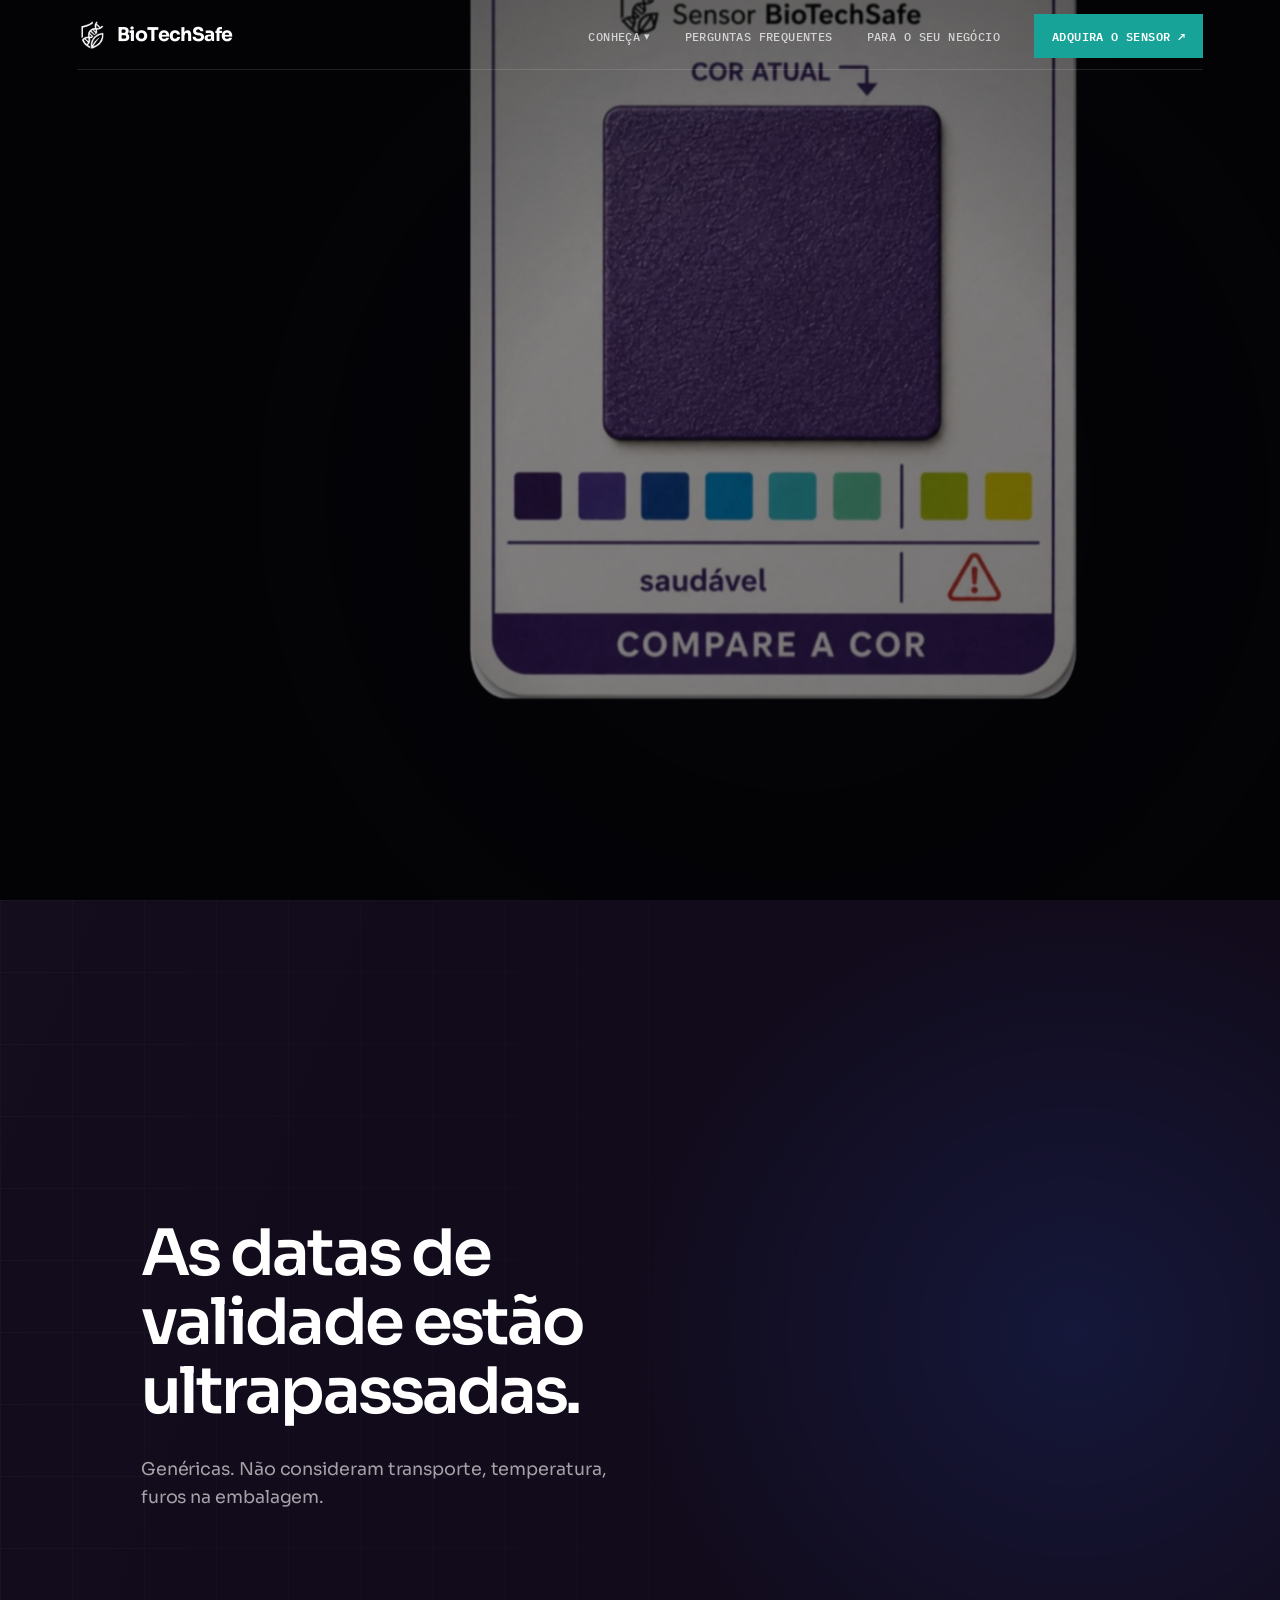
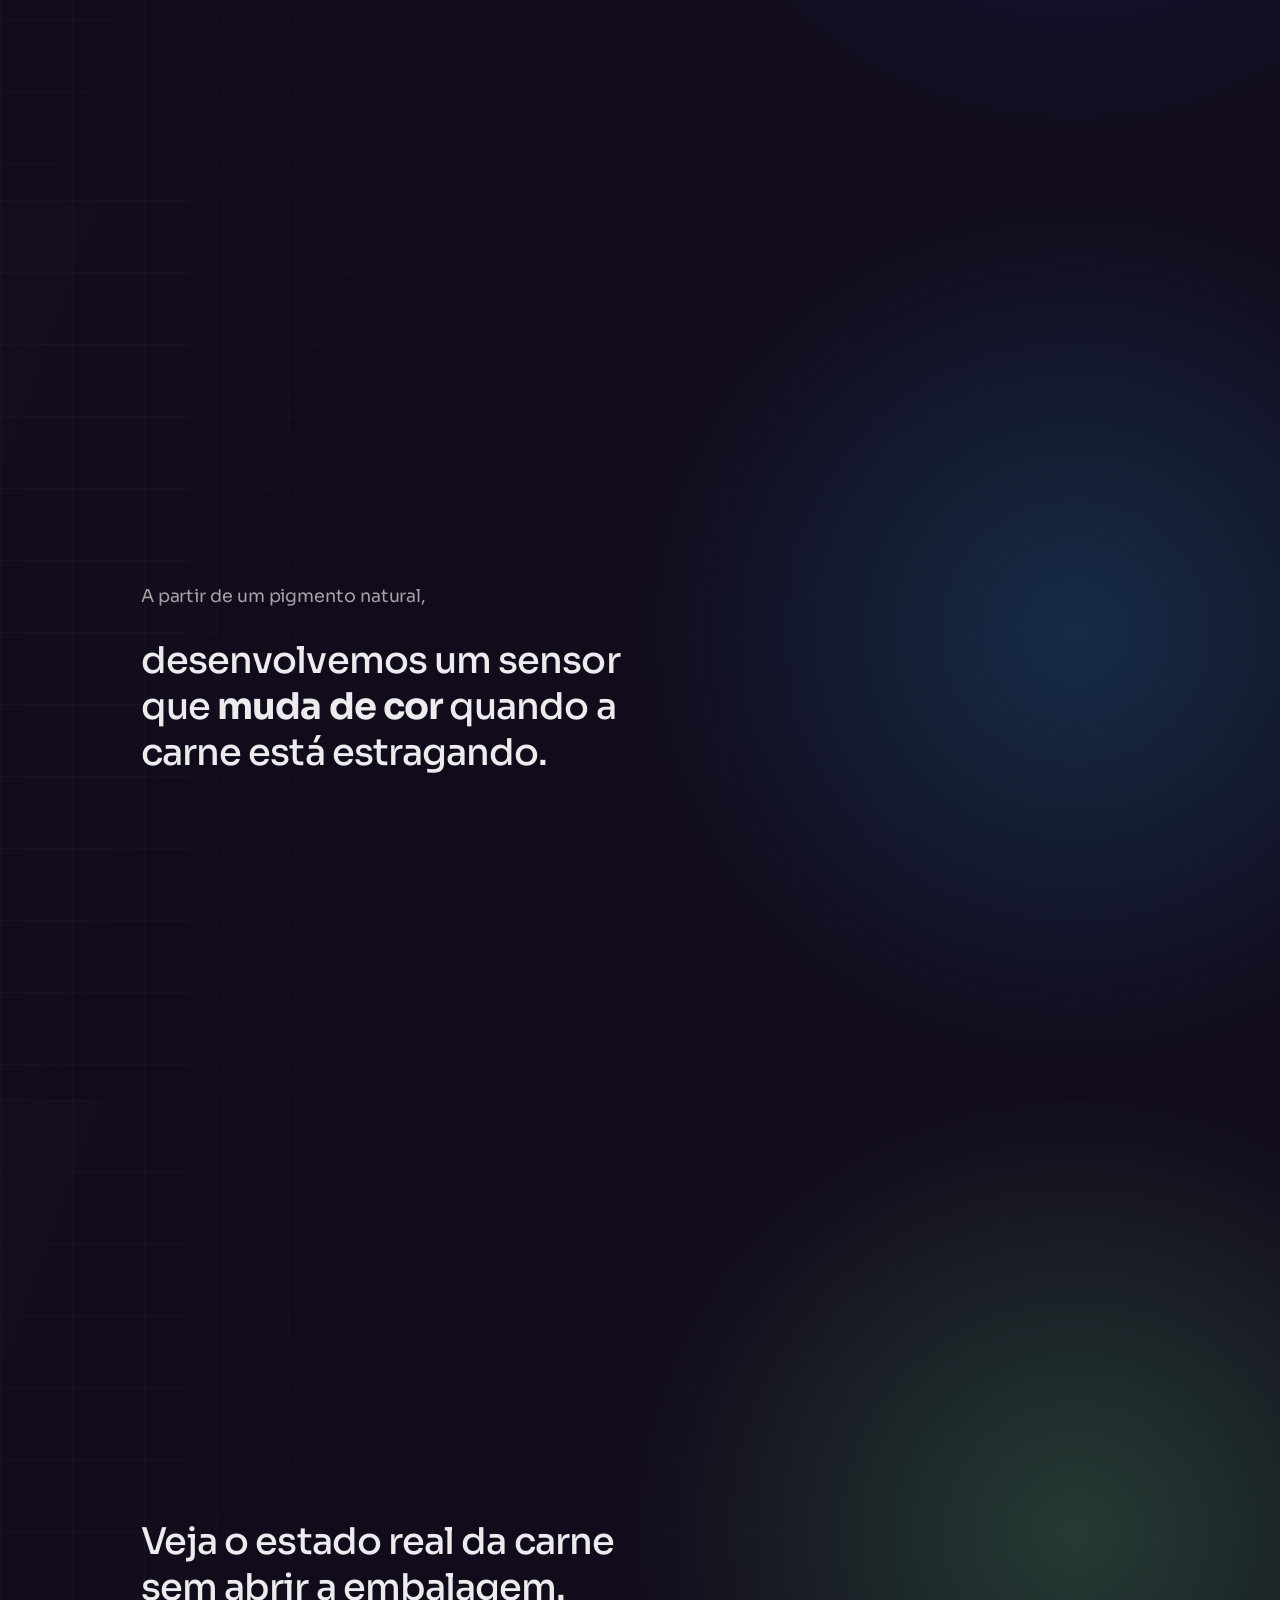
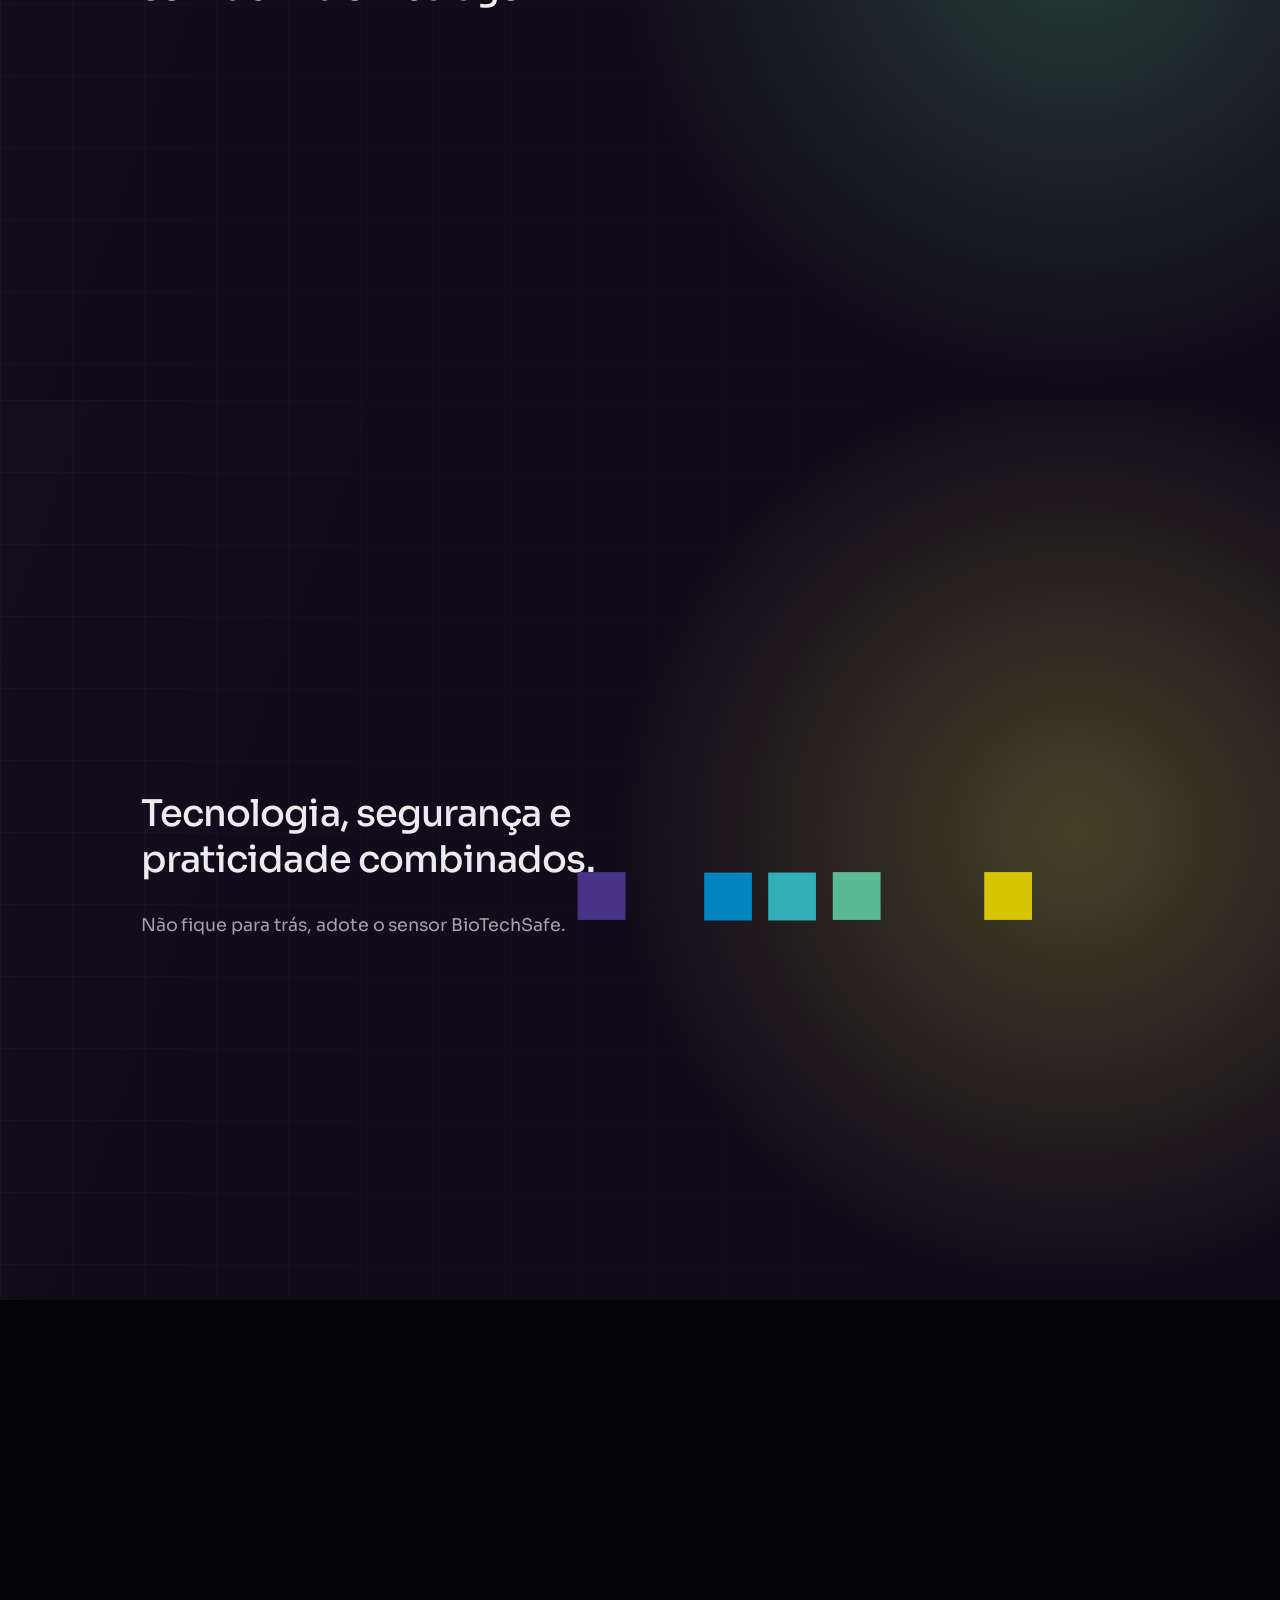
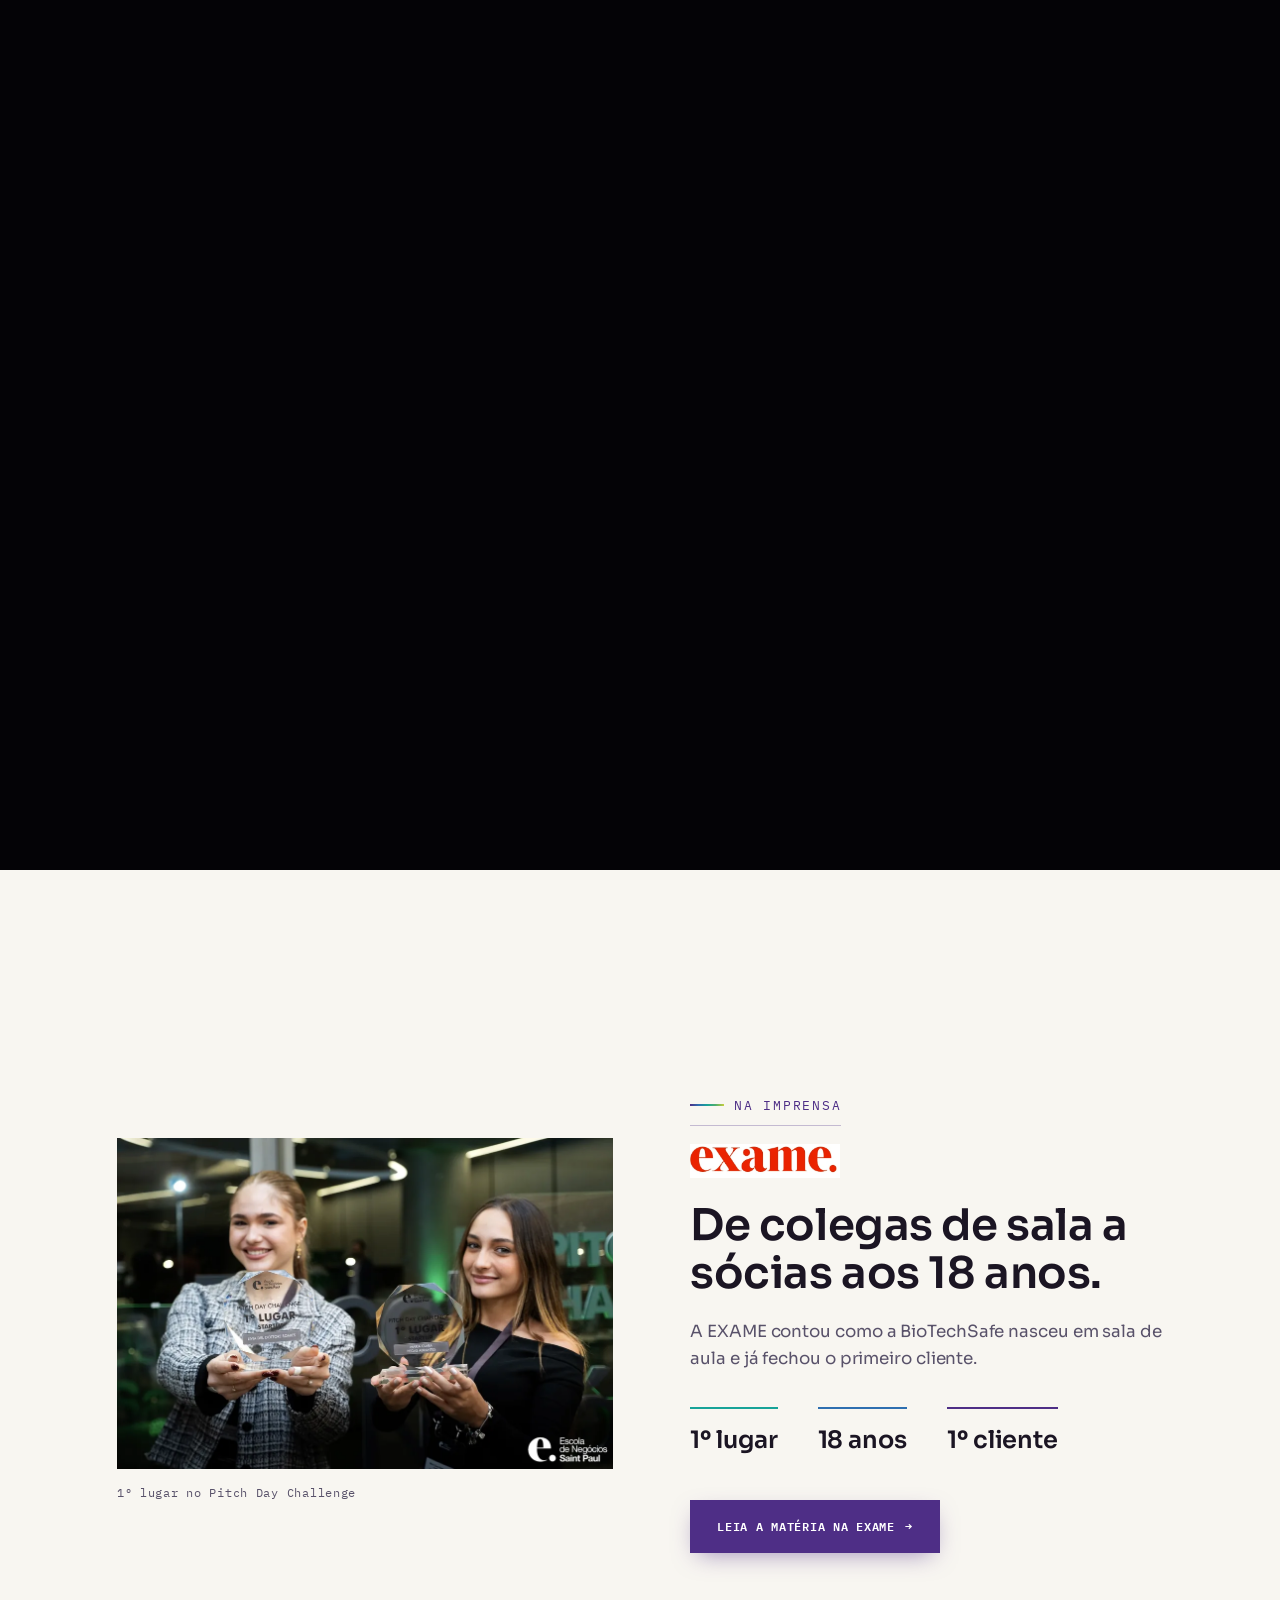
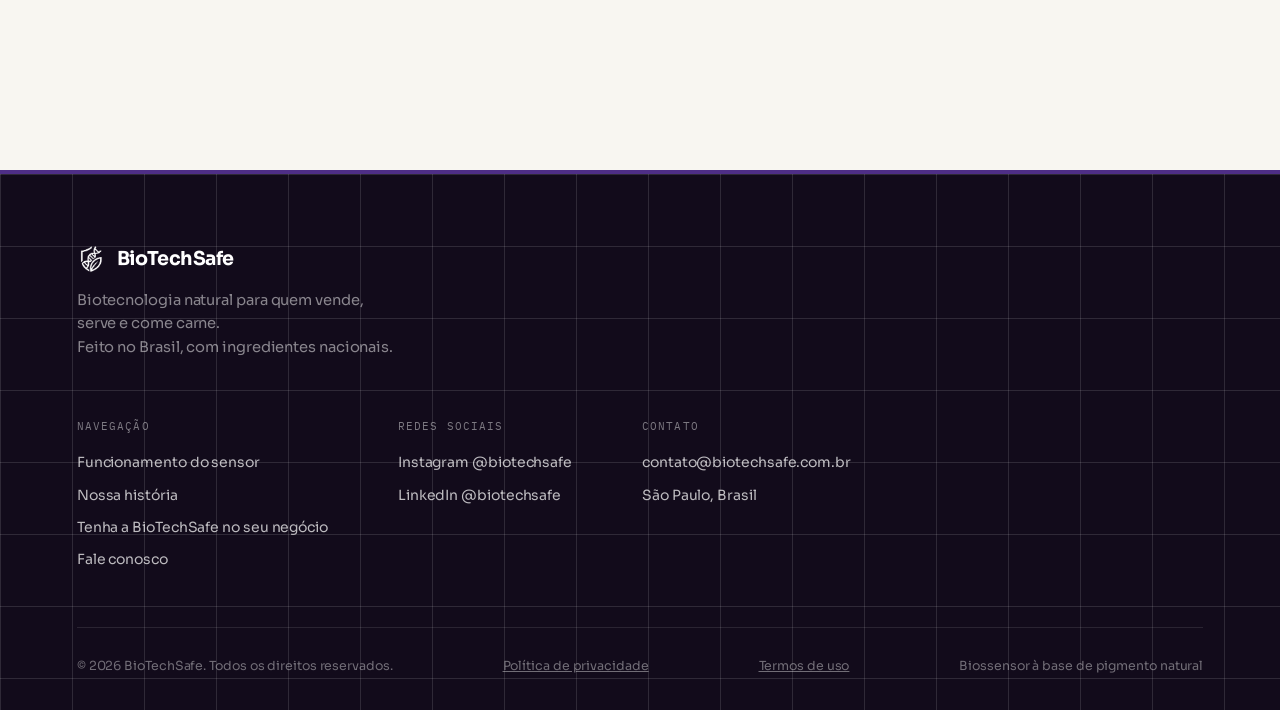
<file: index.html>
<!doctype html>
<html lang="pt-BR">
<head>
<meta charset="UTF-8">
<meta name="viewport" content="width=device-width, initial-scale=1">
<title>BioTechSafe | O futuro da segurança alimentar</title>
<meta name="description" content="Biossensor natural, feito de um pigmento de origem vegetal, que muda de cor na embalagem quando a carne começa a estragar. Sem abrir o pacote. Sem adivinhação.">
<link rel="canonical" href="https://www.biotechsafe.com.br/">
<link rel="icon" href="/favicon.ico" sizes="48x48">
<link rel="icon" type="image/png" href="/assets/favicon.png?v=2">
<link rel="apple-touch-icon" href="/assets/apple-touch-icon.png">
<meta property="og:type" content="website">
<meta property="og:locale" content="pt_BR">
<meta property="og:site_name" content="BioTechSafe">
<meta property="og:title" content="BioTechSafe | O futuro da segurança alimentar">
<meta property="og:description" content="Biossensor natural, feito de um pigmento de origem vegetal, que muda de cor na embalagem quando a carne começa a estragar. Sem abrir o pacote. Sem adivinhação.">
<meta property="og:url" content="https://www.biotechsafe.com.br/">
<meta property="og:image" content="https://www.biotechsafe.com.br/assets/og-image.jpg">
<meta property="og:image:width" content="1200">
<meta property="og:image:height" content="630">
<meta property="og:image:alt" content="Logo da BioTechSafe: escudo com DNA e folha">
<meta name="twitter:card" content="summary_large_image">
<meta name="twitter:title" content="BioTechSafe | O futuro da segurança alimentar">
<meta name="twitter:description" content="Biossensor natural, feito de um pigmento de origem vegetal, que muda de cor na embalagem quando a carne começa a estragar. Sem abrir o pacote. Sem adivinhação.">
<meta name="twitter:image" content="https://www.biotechsafe.com.br/assets/og-image.jpg">
<script type="application/ld+json">
{
  "@context": "https://schema.org",
  "@graph": [
    {
      "@type": "Organization",
      "@id": "https://www.biotechsafe.com.br/#organization",
      "name": "BioTechSafe",
      "url": "https://www.biotechsafe.com.br/",
      "logo": "https://www.biotechsafe.com.br/assets/logo-symbol.png",
      "email": "contato@biotechsafe.com.br",
      "description": "A BioTechSafe desenvolve embalagens inteligentes para carnes: um biossensor feito com pigmento natural de origem vegetal que muda de cor quando a carne começa a se deteriorar.",
      "founder": [
        {
          "@type": "Person",
          "name": "Maria Clara Abrantes"
        },
        {
          "@type": "Person",
          "name": "Livia Del Dottore"
        }
      ],
      "sameAs": [
        "https://instagram.com/biotechsafe",
        "https://linkedin.com/company/biotechsafe"
      ]
    },
    {
      "@type": "WebSite",
      "@id": "https://www.biotechsafe.com.br/#website",
      "name": "BioTechSafe",
      "url": "https://www.biotechsafe.com.br/",
      "inLanguage": "pt-BR",
      "publisher": {
        "@id": "https://www.biotechsafe.com.br/#organization"
      }
    }
  ]
}
</script>
<link rel="stylesheet" href="styles.css">
</head>
<body>

<div class="progress-bar" id="progressBar"></div>

<nav class="nav on-dark" id="nav">
  <a href="/" class="nav__brand">
    <img src="assets/logo-symbol.png" alt="" aria-hidden="true">
    <span>BioTechSafe</span>
  </a>
  <button class="nav__toggle" id="navToggle" aria-label="Abrir menu" aria-expanded="false" aria-controls="navLinks">
    <span></span><span></span><span></span>
  </button>
  <ul class="nav__links" id="navLinks">
    <li class="nav__dropdown">
      <button type="button" class="nav__dropdown-trigger" aria-haspopup="true" aria-expanded="false">Conheça <span class="nav__dropdown-caret" aria-hidden="true">▾</span></button>
      <ul class="nav__dropdown-menu">
        <li><a href="sobre.html">Nossa história</a></li>
        <li><a href="como-funciona.html">Como funciona</a></li>
      </ul>
    </li>
    <li><a href="duvidas-frequentes.html">Perguntas frequentes</a></li>
    <li><a href="negocio.html">Para o seu negócio</a></li>
    <li><a href="negocio.html#contato" class="nav__cta">Adquira o sensor</a></li>
  </ul>
  <div class="nav__backdrop" id="navBackdrop"></div>
</nav>

<!-- ============ STEPPED SCROLL CHAPTERS ============ -->
<div class="chapters" id="chapters">
  <div class="chapter-waves" aria-hidden="true">
    <canvas class="chapter-waves__canvas" id="chapterWaves"></canvas>
  </div>

  <section class="chapter" id="chapter-1" style="--chapter-color:#4E2E86">
    <div class="chapter__inner">
      <p class="hero__eyebrow">Biossensor natural · feito no Brasil</p>
      <h1>O futuro da <em>segurança alimentar</em></h1>
      <div class="hero__wordmark">
        <img src="assets/logo-symbol.png" alt="">
        <span>BioTechSafe</span>
      </div>
    </div>
    <div class="scroll-cue" id="scrollCue">
      <span>role para descobrir</span>
      <span class="scroll-cue__line"></span>
    </div>
  </section>

  <section class="chapter" id="chapter-2" style="--chapter-color:#1E3A8C">
    <div class="chapter__inner">
      <h2>As datas de validade estão ultrapassadas.</h2>
      <p class="chapter__sub">Genéricas. Não consideram transporte, temperatura, furos na embalagem.</p>
    </div>
  </section>

  <section class="chapter" id="chapter-3" style="--chapter-color:#247FB8">
    <div class="chapter__inner">
      <p class="chapter__sub">A partir de um pigmento natural,</p>
      <p class="chapter__statement">desenvolvemos um sensor que <strong>muda de cor</strong> quando a carne está estragando.</p>
    </div>
  </section>

  <section class="chapter" id="chapter-4" style="--chapter-color:#58B978">
    <div class="chapter__inner">
      <p class="chapter__statement">Veja o estado real da carne sem abrir a embalagem.</p>
    </div>
  </section>

  <section class="chapter" id="chapter-5" style="--chapter-color:#C6CF45">
    <div class="chapter__inner">
      <p class="chapter__statement">Tecnologia, segurança e praticidade combinados.</p>
      <p class="chapter__sub">Não fique para trás, adote o sensor BioTechSafe.</p>
    </div>
  </section>

</div>

<div class="sensor-float-pos" id="sensorFloatPos">
  <div class="sensor-zoom" id="sensorZoom">
    <div class="sensor-float">
      <img class="sensor-float__card" src="assets/sensor-card.webp" width="675" height="900" alt="Cartão do sensor BioTechSafe com escala visual de frescor da carne">
      <div class="sensor-float__color" id="sensorFloatColor" aria-hidden="true"></div>
    </div>
  </div>
</div>

<div class="chapter-dots" id="chapterDots">
  <button type="button" class="dot" data-chapter="chapter-1" aria-label="Ir para o capítulo 1"></button>
  <button type="button" class="dot" data-chapter="chapter-2" aria-label="Ir para o capítulo 2"></button>
  <button type="button" class="dot" data-chapter="chapter-3" aria-label="Ir para o capítulo 3"></button>
  <button type="button" class="dot" data-chapter="chapter-4" aria-label="Ir para o capítulo 4"></button>
  <button type="button" class="dot" data-chapter="chapter-5" aria-label="Ir para o capítulo 5"></button>
</div>

<button type="button" class="skip-intro" id="skipIntro">Pular introdução</button>

<!-- ============ HOME: SENSOR PALETTE AND BUSINESS ============ -->
<div class="home-lower" id="homeLower">

<div class="home-lower__curtain" id="zoomCurtain" aria-hidden="true"></div>
<div class="home-lower__edge" id="zoomEdge" aria-hidden="true"></div>

<!-- The stage pins over the last chapter while the runway below it supplies
     the scroll distance for the zoom into the sensor (see createSensorZoom). -->
<div class="home-lower__stage" id="zoomStage">

<nav class="home-pathways" aria-label="Explore a BioTechSafe">
  <div class="home-pathways__grid">
    <a class="home-pathway" href="como-funciona.html" aria-labelledby="pathwayScienceTitle">
      <h2 id="pathwayScienceTitle">Como funciona</h2>
    </a>
    <a class="home-pathway" href="negocio.html" aria-labelledby="pathwayBusinessTitle">
      <h2 id="pathwayBusinessTitle">Para o seu negócio</h2>
    </a>
    <a class="home-pathway" href="sobre.html" aria-labelledby="pathwayStoryTitle">
      <h2 id="pathwayStoryTitle">Nossa história</h2>
    </a>
    <a class="home-pathway" href="negocio.html#contato" aria-labelledby="pathwayContactTitle">
      <h2 id="pathwayContactTitle">Contato</h2>
    </a>
    <a class="home-pathway" href="duvidas-frequentes.html" aria-labelledby="pathwayFaqTitle">
      <h2 id="pathwayFaqTitle">Perguntas frequentes</h2>
    </a>
  </div>
</nav>

<section class="home-business" id="homeBusiness" aria-labelledby="homeBusinessTitle">
  <div class="home-business__media">
    <img src="assets/sensor-on-meat.webp" width="1600" height="1200" loading="lazy" decoding="async" alt="Simulação do sensor BioTechSafe na embalagem de uma peça de carne, com a cor roxa indicando frescor">
  </div>
  <div class="home-business__copy">
    <h2 id="homeBusinessTitle">Tenha a BioTechSafe no seu negócio.</h2>
    <p>Menos alimento e dinheiro perdidos. Mais modernidade, clientes fiéis e reputação.</p>
  </div>
</section>

</div>

<div class="home-lower__runway" id="zoomRunway" aria-hidden="true">
  <span class="home-lower__anchor snap-after-chapters" id="clientes"></span>
</div>

</div>

<!-- ============ PRESS FEATURE ============ -->
<section class="press-feature" aria-labelledby="pressFeatureTitle">
  <div class="wrap press-feature__inner">
    <figure class="press-feature__photo reveal">
      <img src="assets/sobre-hero.webp" width="1000" height="667" loading="lazy" decoding="async" alt="As sócias Livia Del Dottore Soares e Maria Clara Pêgas Abrantes segurando os troféus de 1º lugar do Pitch Day Challenge">
      <figcaption>1º lugar no Pitch Day Challenge</figcaption>
    </figure>
    <div class="reveal reveal-delay-1">
      <p class="eyebrow">Na imprensa</p>
      <img class="press-feature__logo" src="assets/exame-logo.webp" width="493" height="110" loading="lazy" decoding="async" alt="EXAME">
      <h2 id="pressFeatureTitle">De colegas de sala a sócias aos 18 anos.</h2>
      <p class="press-feature__lead">A EXAME contou como a BioTechSafe nasceu em sala de aula e já fechou o primeiro cliente.</p>
      <ul class="press-feature__facts">
        <li><b>1º lugar</b></li>
        <li><b>18 anos</b></li>
        <li><b>1º cliente</b></li>
      </ul>
      <a class="btn btn--primary press-feature__cta" href="https://exame.com/carreira/de-colegas-de-sala-a-socias-aos-18-anos-elas-criam-startup-com-cliente-ja-fechado/" target="_blank" rel="noopener">Leia a matéria na EXAME <span class="arrow" aria-hidden="true">→</span></a>
    </div>
  </div>
</section>

<!-- ============ FOOTER ============ -->
<footer class="footer">
  <div class="footer__top">
    <div>
      <div class="footer__brand">
        <img src="assets/logo-symbol.png" alt="" aria-hidden="true">
        <span>BioTechSafe</span>
      </div>
      <p class="footer__tag">Biotecnologia natural para quem vende, serve e come carne.<br>Feito no Brasil, com ingredientes nacionais.</p>
    </div>
    <div class="footer__cols">
      <div class="footer__col">
        <h5>Navegação</h5>
        <a href="como-funciona.html">Funcionamento do sensor</a>
        <a href="sobre.html">Nossa história</a>
        <a href="negocio.html">Tenha a BioTechSafe no seu negócio</a>
        <a href="negocio.html#contato">Fale conosco</a>
      </div>
      <div class="footer__col">
        <h5>Redes sociais</h5>
        <a href="https://instagram.com/biotechsafe" target="_blank" rel="noopener">Instagram @biotechsafe</a>
        <a href="https://linkedin.com/company/biotechsafe" target="_blank" rel="noopener">LinkedIn @biotechsafe</a>
      </div>
      <div class="footer__col">
        <h5>Contato</h5>
        <a href="mailto:contato@biotechsafe.com.br">contato@biotechsafe.com.br</a>
        <span>São Paulo, Brasil</span>
      </div>
    </div>
  </div>
  <div class="footer__bottom">
    <span>© 2026 BioTechSafe. Todos os direitos reservados.</span>
    <a href="privacidade.html">Política de privacidade</a>
    <a href="termos.html">Termos de uso</a>
    <span>Biossensor à base de pigmento natural</span>
  </div>
</footer>

<script src="script.js"></script>
</body>
</html>
</file>
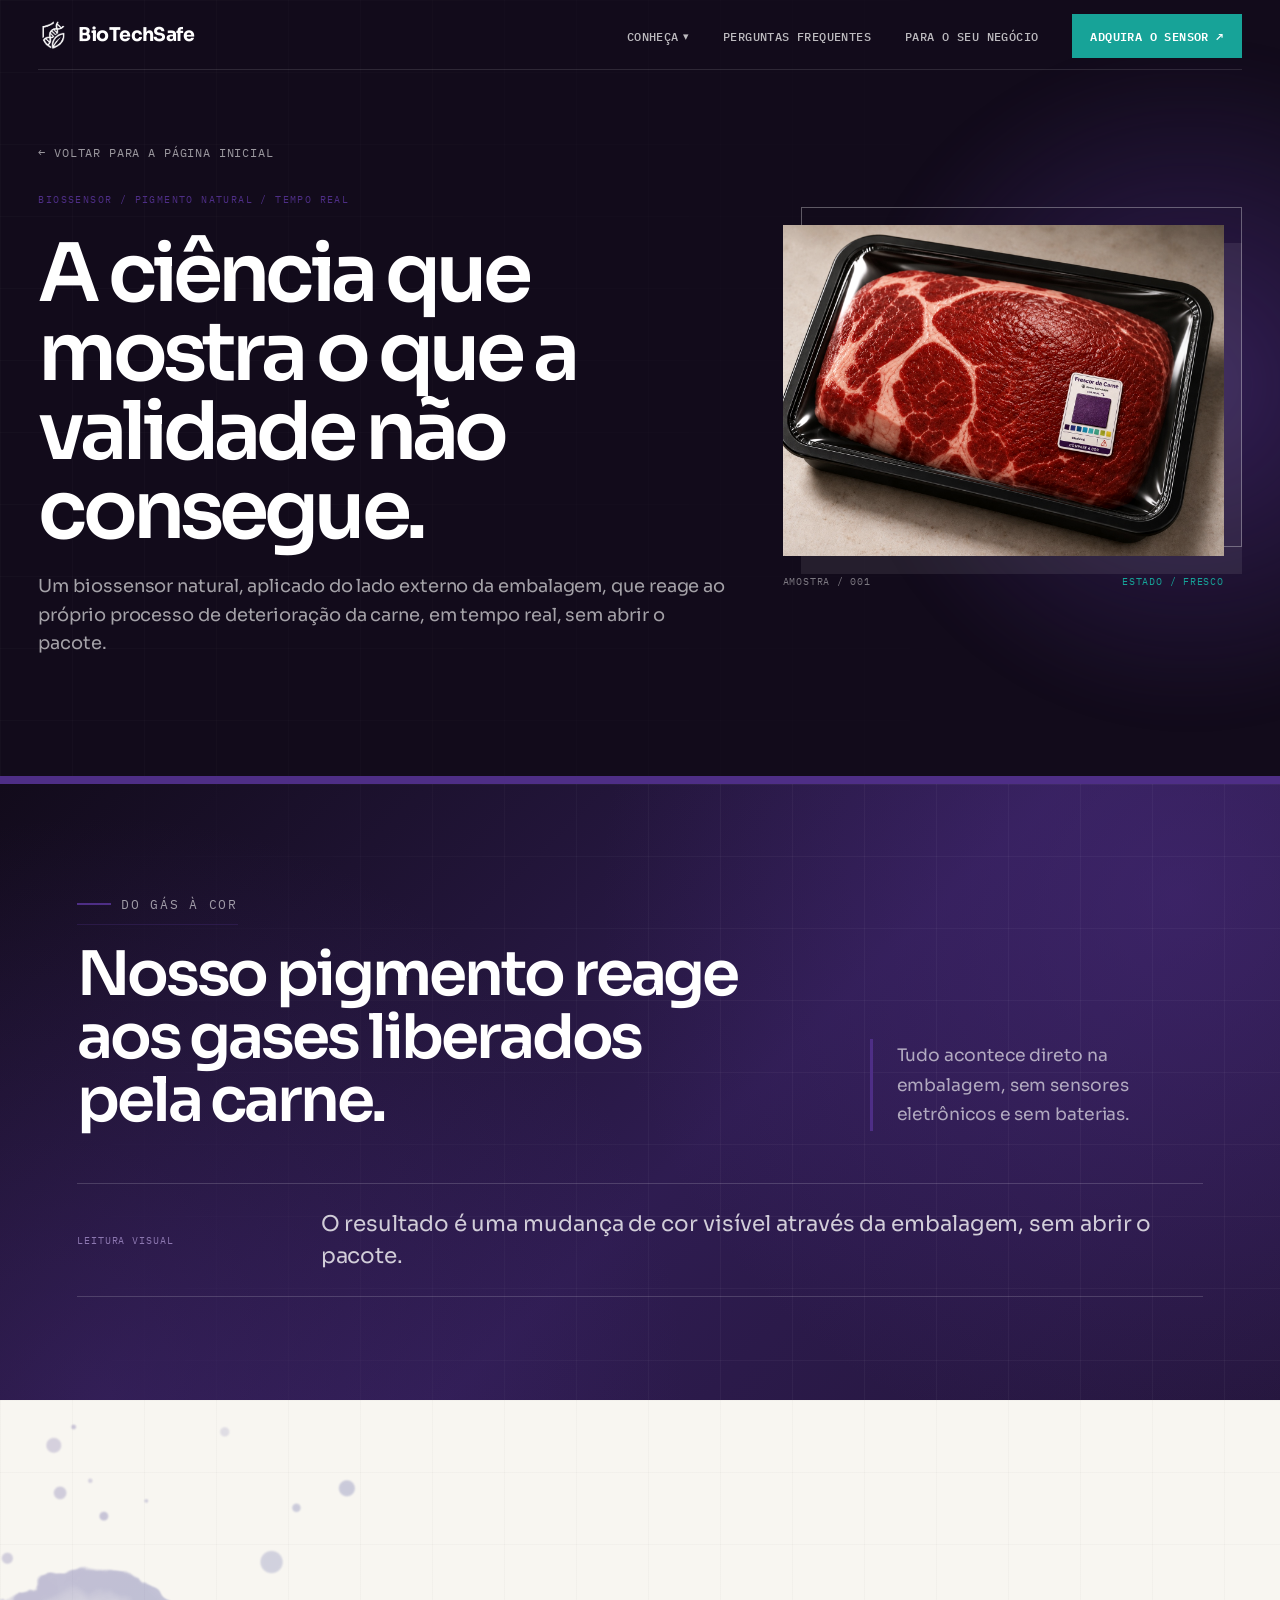
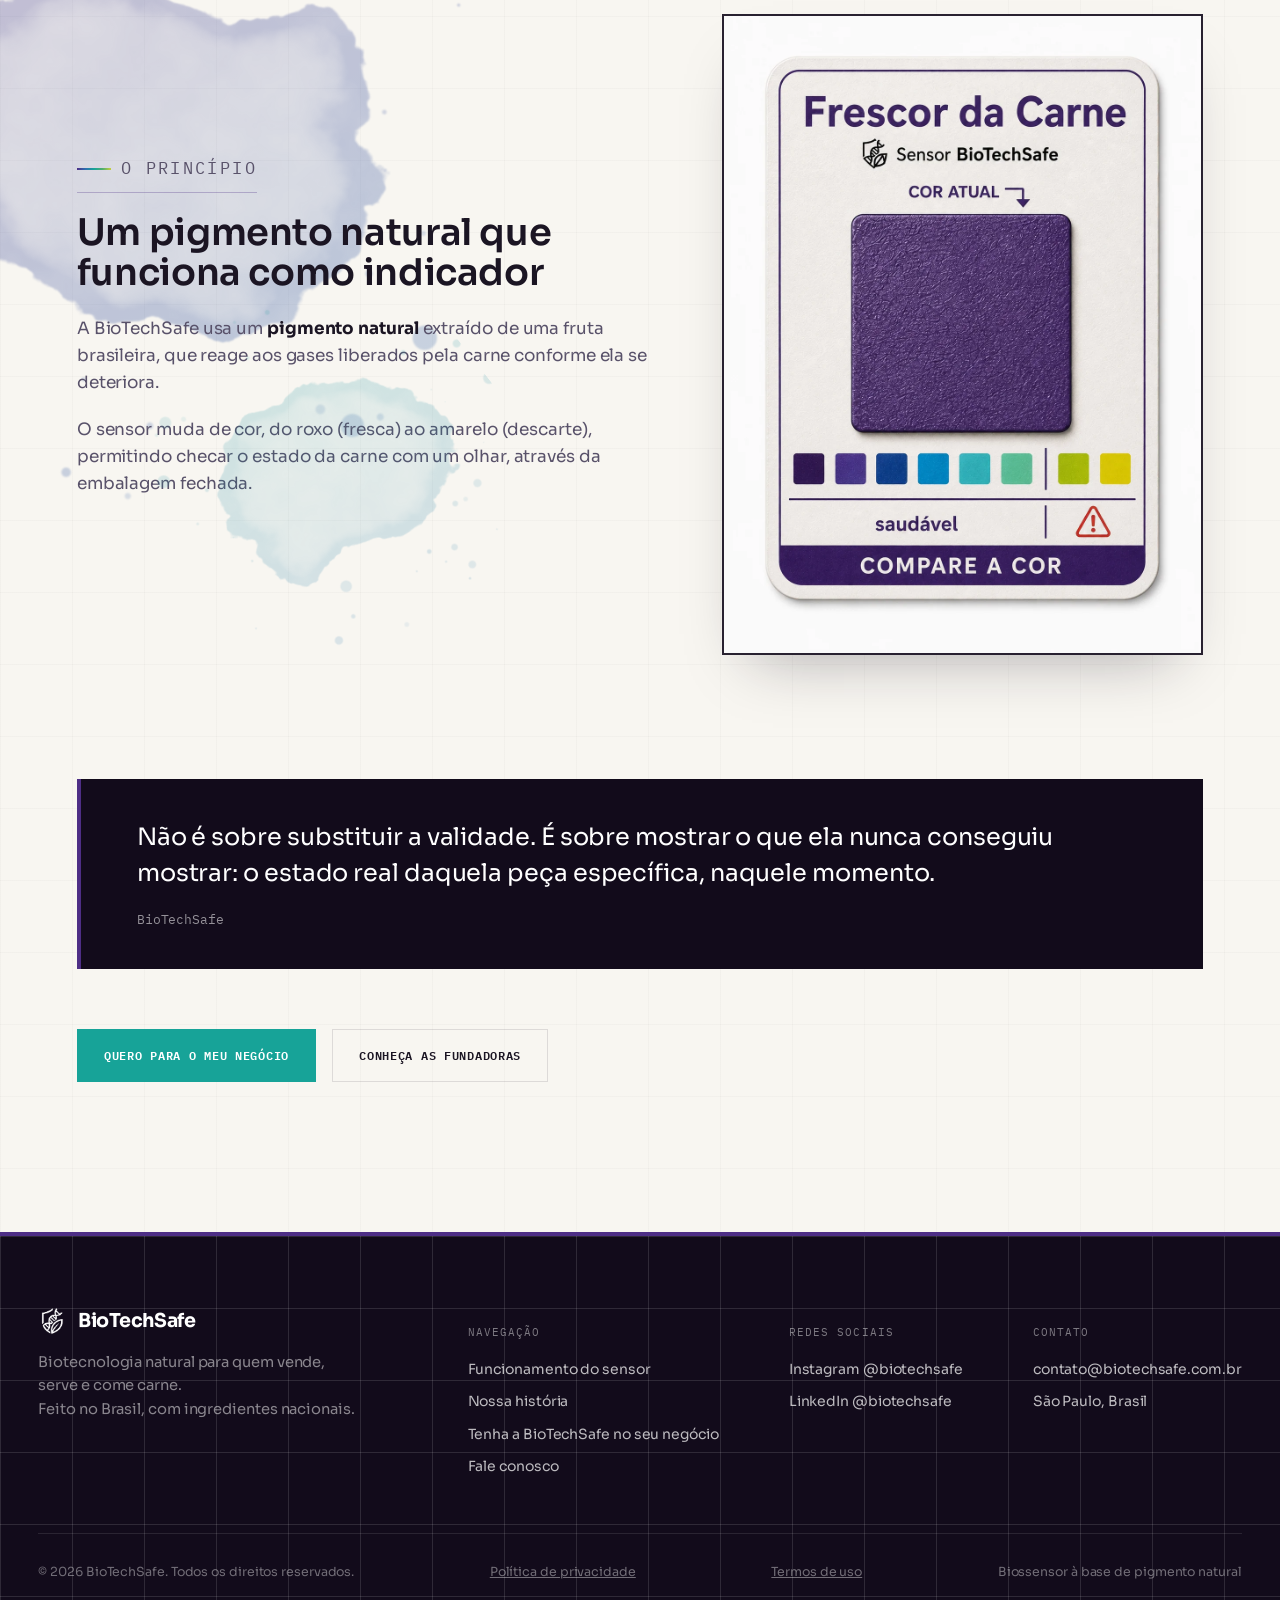
<file: como-funciona.html>
<!doctype html>
<html lang="pt-BR">
<head>
<meta charset="UTF-8">
<meta name="viewport" content="width=device-width, initial-scale=1">
<title>Como funciona | BioTechSafe</title>
<meta name="description" content="Entenda a ciência por trás do biossensor BioTechSafe: um pigmento de origem vegetal que reage aos gases da carne e muda de cor visível através da embalagem.">
<link rel="canonical" href="https://www.biotechsafe.com.br/como-funciona.html">
<link rel="icon" href="/favicon.ico" sizes="48x48">
<link rel="icon" type="image/png" href="/assets/favicon.png?v=2">
<link rel="apple-touch-icon" href="/assets/apple-touch-icon.png">
<meta property="og:type" content="website">
<meta property="og:locale" content="pt_BR">
<meta property="og:site_name" content="BioTechSafe">
<meta property="og:title" content="Como funciona | BioTechSafe">
<meta property="og:description" content="Entenda a ciência por trás do biossensor BioTechSafe: um pigmento de origem vegetal que reage aos gases da carne e muda de cor visível através da embalagem.">
<meta property="og:url" content="https://www.biotechsafe.com.br/como-funciona.html">
<meta property="og:image" content="https://www.biotechsafe.com.br/assets/og-image.jpg">
<meta property="og:image:width" content="1200">
<meta property="og:image:height" content="630">
<meta property="og:image:alt" content="Logo da BioTechSafe: escudo com DNA e folha">
<meta name="twitter:card" content="summary_large_image">
<meta name="twitter:title" content="Como funciona | BioTechSafe">
<meta name="twitter:description" content="Entenda a ciência por trás do biossensor BioTechSafe: um pigmento de origem vegetal que reage aos gases da carne e muda de cor visível através da embalagem.">
<meta name="twitter:image" content="https://www.biotechsafe.com.br/assets/og-image.jpg">
<script type="application/ld+json">
{
  "@context": "https://schema.org",
  "@graph": [
    {
      "@type": "WebPage",
      "@id": "https://www.biotechsafe.com.br/como-funciona.html#webpage",
      "name": "Como funciona | BioTechSafe",
      "description": "Entenda a ciência por trás do biossensor BioTechSafe: um pigmento de origem vegetal que reage aos gases da carne e muda de cor visível através da embalagem.",
      "url": "https://www.biotechsafe.com.br/como-funciona.html",
      "inLanguage": "pt-BR",
      "isPartOf": {
        "@id": "https://www.biotechsafe.com.br/#website"
      },
      "about": {
        "@id": "https://www.biotechsafe.com.br/#organization"
      }
    },
    {
      "@type": "BreadcrumbList",
      "itemListElement": [
        {
          "@type": "ListItem",
          "position": 1,
          "name": "Início",
          "item": "https://www.biotechsafe.com.br/"
        },
        {
          "@type": "ListItem",
          "position": 2,
          "name": "Como funciona",
          "item": "https://www.biotechsafe.com.br/como-funciona.html"
        }
      ]
    }
  ]
}
</script>
<link rel="stylesheet" href="styles.css">
</head>
<body class="page-como-funciona">

<div class="progress-bar" id="progressBar"></div>

<nav class="nav on-dark" id="nav">
  <a href="/" class="nav__brand">
    <img src="assets/logo-symbol.png" alt="" aria-hidden="true">
    <span>BioTechSafe</span>
  </a>
  <button class="nav__toggle" id="navToggle" aria-label="Abrir menu" aria-expanded="false" aria-controls="navLinks">
    <span></span><span></span><span></span>
  </button>
  <ul class="nav__links" id="navLinks">
    <li class="nav__dropdown">
      <button type="button" class="nav__dropdown-trigger" aria-haspopup="true" aria-expanded="false">Conheça <span class="nav__dropdown-caret" aria-hidden="true">▾</span></button>
      <ul class="nav__dropdown-menu">
        <li><a href="sobre.html">Nossa história</a></li>
        <li><a href="como-funciona.html">Como funciona</a></li>
      </ul>
    </li>
    <li><a href="duvidas-frequentes.html">Perguntas frequentes</a></li>
    <li><a href="negocio.html">Para o seu negócio</a></li>
    <li><a href="negocio.html#contato" class="nav__cta">Adquira o sensor</a></li>
  </ul>
  <div class="nav__backdrop" id="navBackdrop"></div>
</nav>

<header class="page-hero page-hero--science">
  <div class="wrap page-hero__grid">
    <div class="page-hero__text">
      <a href="/" class="breadcrumb">← Voltar para a página inicial</a>
      <p class="page-hero__code">BIOSSENSOR / PIGMENTO NATURAL / TEMPO REAL</p>
      <h1 class="reveal is-visible">A ciência que mostra o que a validade não consegue.</h1>
      <p class="reveal is-visible">Um biossensor natural, aplicado do lado externo da embalagem, que reage ao próprio processo de deterioração da carne, em tempo real, sem abrir o pacote.</p>
    </div>
    <div class="page-hero__media reveal is-visible">
      <img src="assets/sensor-on-meat-premium.jpg" width="1448" height="1086" loading="lazy" decoding="async" alt="Simulação de carne premium em embalagem preta selada, com uma pequena etiqueta BioTechSafe de cor roxa indicando frescor">
      <div class="media-spec" aria-hidden="true">
        <span>Amostra / 001</span>
        <span>Estado / Fresco</span>
      </div>
    </div>
  </div>
</header>

<section class="section--pad problem-section" id="reacao">
  <div class="bubbles" aria-hidden="true"><span></span><span></span><span></span><span></span><span></span><span></span><span></span><span></span><span></span><span></span><span></span><span></span><span></span><span></span><span></span><span></span><span></span><span></span></div>
  <div class="wrap">
    <div class="problem__head">
      <div class="problem__lead">
        <p class="eyebrow reveal">Do gás à cor</p>
        <h2 class="reveal">Nosso pigmento reage aos gases liberados pela carne.</h2>
      </div>
      <p class="problem__kicker reveal reveal-delay-1">Tudo acontece direto na embalagem, sem sensores eletrônicos e sem baterias.</p>
    </div>

    <div class="problem__verdict reveal reveal-delay-3">
      <span>Leitura visual</span>
      <p>O resultado é uma mudança de cor visível através da embalagem, sem abrir o pacote.</p>
    </div>
  </div>
</section>

<section class="section--pad section--paper pigment-splash">
  <div class="wrap">
    <div class="principle-feature reveal">
      <div class="content-block principle-feature__content">
        <p class="eyebrow">O princípio</p>
        <h2>Um pigmento natural que funciona como indicador</h2>
        <p>A BioTechSafe usa um <strong>pigmento natural</strong> extraído de uma fruta brasileira, que reage aos gases liberados pela carne conforme ela se deteriora.</p>
        <p>O sensor muda de cor, do roxo (fresca) ao amarelo (descarte), permitindo checar o estado da carne com um olhar, através da embalagem fechada.</p>
      </div>
      <div class="principle-feature__media">
        <img src="assets/mvp-sensor-reformulado.webp" width="1086" height="1448" loading="lazy" decoding="async" alt="Cartela do sensor BioTechSafe mostrando a cor roxa atual, indicando carne fresca">
      </div>
    </div>

    <div class="quote-block reveal reveal-delay-2" style="margin-top: 60px;">
      <p>Não é sobre substituir a validade. É sobre mostrar o que ela nunca conseguiu mostrar: o estado real daquela peça específica, naquele momento.</p>
      <span>BioTechSafe</span>
    </div>

    <div style="margin-top: 60px; display: flex; gap: 16px; flex-wrap: wrap;" class="reveal">
      <a href="negocio.html" class="btn btn--primary">Quero para o meu negócio</a>
      <a href="sobre.html" class="btn btn--ghost">Conheça as fundadoras</a>
    </div>
  </div>
</section>

<footer class="footer">
  <div class="footer__top">
    <div>
      <div class="footer__brand">
        <img src="assets/logo-symbol.png" alt="" aria-hidden="true">
        <span>BioTechSafe</span>
      </div>
      <p class="footer__tag">Biotecnologia natural para quem vende, serve e come carne.<br>Feito no Brasil, com ingredientes nacionais.</p>
    </div>
    <div class="footer__cols">
      <div class="footer__col">
        <h5>Navegação</h5>
        <a href="como-funciona.html">Funcionamento do sensor</a>
        <a href="sobre.html">Nossa história</a>
        <a href="negocio.html">Tenha a BioTechSafe no seu negócio</a>
        <a href="negocio.html#contato">Fale conosco</a>
      </div>
      <div class="footer__col">
        <h5>Redes sociais</h5>
        <a href="https://instagram.com/biotechsafe" target="_blank" rel="noopener">Instagram @biotechsafe</a>
        <a href="https://linkedin.com/company/biotechsafe" target="_blank" rel="noopener">LinkedIn @biotechsafe</a>
      </div>
      <div class="footer__col">
        <h5>Contato</h5>
        <a href="mailto:contato@biotechsafe.com.br">contato@biotechsafe.com.br</a>
        <span>São Paulo, Brasil</span>
      </div>
    </div>
  </div>
  <div class="footer__bottom">
    <span>© 2026 BioTechSafe. Todos os direitos reservados.</span>
    <a href="privacidade.html">Política de privacidade</a>
    <a href="termos.html">Termos de uso</a>
    <span>Biossensor à base de pigmento natural</span>
  </div>
</footer>

<script src="script.js"></script>
</body>
</html>
</file>
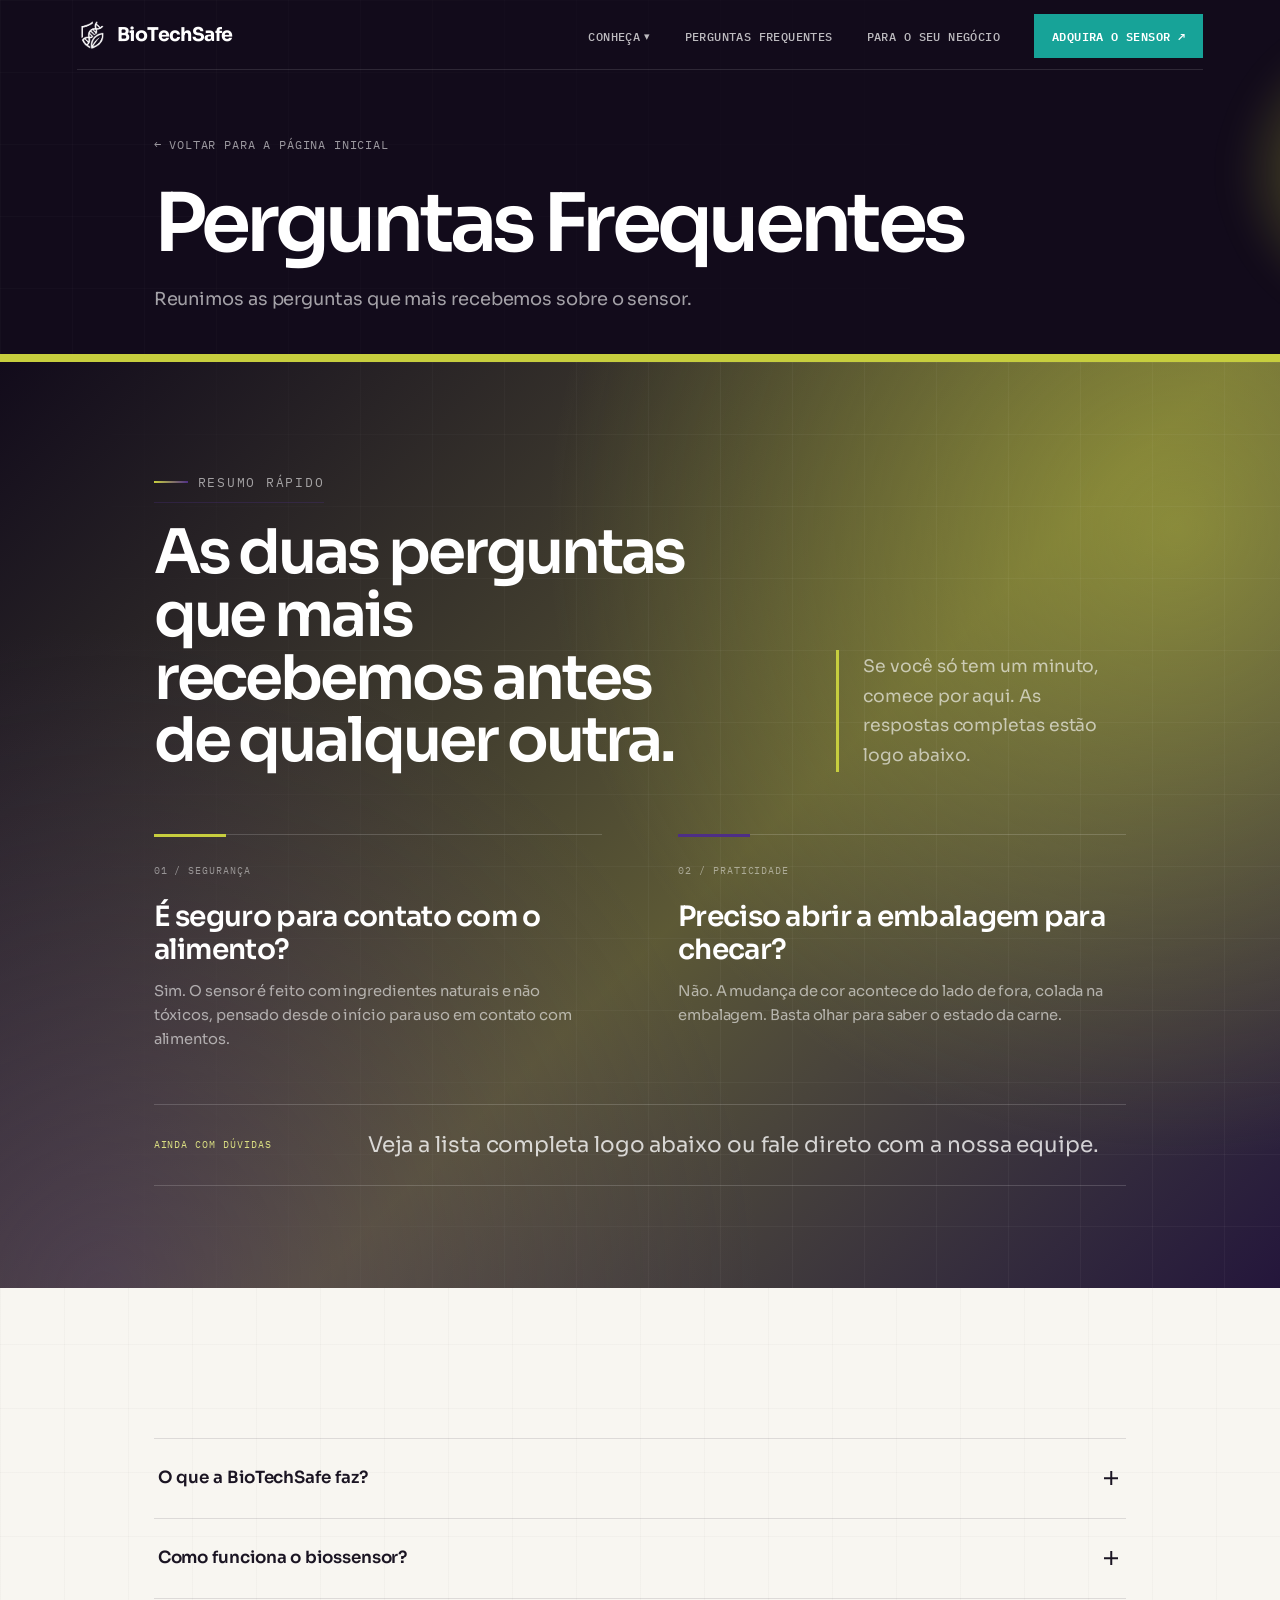
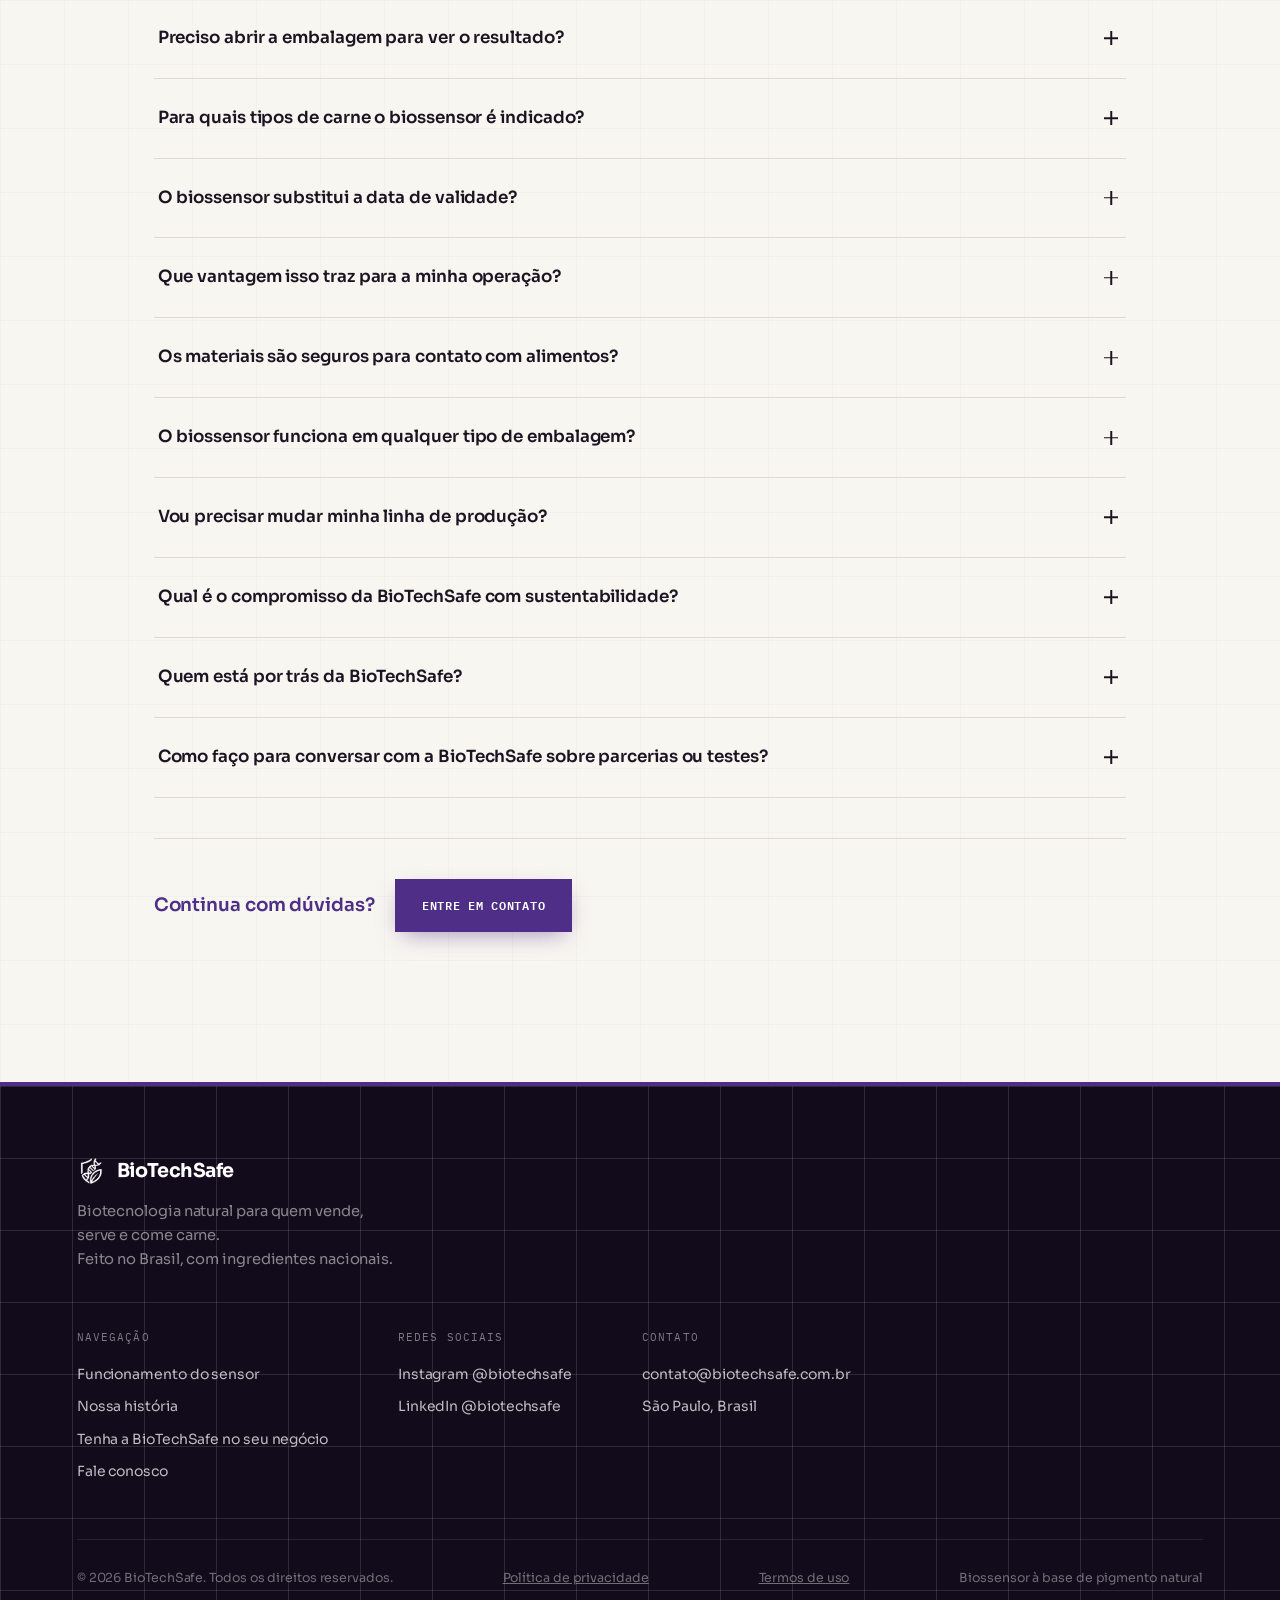
<file: duvidas-frequentes.html>
<!doctype html>
<html lang="pt-BR">
<head>
<meta charset="UTF-8">
<meta name="viewport" content="width=device-width, initial-scale=1">
<title>Perguntas frequentes | BioTechSafe</title>
<meta name="description" content="Tire suas dúvidas sobre o biossensor BioTechSafe: como funciona, segurança, tipos de carne e como levar para o seu negócio.">
<link rel="canonical" href="https://www.biotechsafe.com.br/duvidas-frequentes.html">
<link rel="icon" href="/favicon.ico" sizes="48x48">
<link rel="icon" type="image/png" href="/assets/favicon.png?v=2">
<link rel="apple-touch-icon" href="/assets/apple-touch-icon.png">
<meta property="og:type" content="website">
<meta property="og:locale" content="pt_BR">
<meta property="og:site_name" content="BioTechSafe">
<meta property="og:title" content="Perguntas frequentes | BioTechSafe">
<meta property="og:description" content="Tire suas dúvidas sobre o biossensor BioTechSafe: como funciona, segurança, tipos de carne e como levar para o seu negócio.">
<meta property="og:url" content="https://www.biotechsafe.com.br/duvidas-frequentes.html">
<meta property="og:image" content="https://www.biotechsafe.com.br/assets/og-image.jpg">
<meta property="og:image:width" content="1200">
<meta property="og:image:height" content="630">
<meta property="og:image:alt" content="Logo da BioTechSafe: escudo com DNA e folha">
<meta name="twitter:card" content="summary_large_image">
<meta name="twitter:title" content="Perguntas frequentes | BioTechSafe">
<meta name="twitter:description" content="Tire suas dúvidas sobre o biossensor BioTechSafe: como funciona, segurança, tipos de carne e como levar para o seu negócio.">
<meta name="twitter:image" content="https://www.biotechsafe.com.br/assets/og-image.jpg">
<script type="application/ld+json">
{
  "@context": "https://schema.org",
  "@graph": [
    {
      "@type": "WebPage",
      "@id": "https://www.biotechsafe.com.br/duvidas-frequentes.html#webpage",
      "name": "Perguntas frequentes | BioTechSafe",
      "description": "Tire suas dúvidas sobre o biossensor BioTechSafe: como funciona, segurança, tipos de carne e como levar para o seu negócio.",
      "url": "https://www.biotechsafe.com.br/duvidas-frequentes.html",
      "inLanguage": "pt-BR",
      "isPartOf": {
        "@id": "https://www.biotechsafe.com.br/#website"
      },
      "about": {
        "@id": "https://www.biotechsafe.com.br/#organization"
      }
    },
    {
      "@type": "BreadcrumbList",
      "itemListElement": [
        {
          "@type": "ListItem",
          "position": 1,
          "name": "Início",
          "item": "https://www.biotechsafe.com.br/"
        },
        {
          "@type": "ListItem",
          "position": 2,
          "name": "Perguntas frequentes",
          "item": "https://www.biotechsafe.com.br/duvidas-frequentes.html"
        }
      ]
    },
    {
      "@type": "FAQPage",
      "inLanguage": "pt-BR",
      "mainEntity": [
        {
          "@type": "Question",
          "name": "O que a BioTechSafe faz?",
          "acceptedAnswer": {
            "@type": "Answer",
            "text": "Desenvolvemos embalagens inteligentes para proteína animal. Nosso produto é um biossensor que mostra, pela mudança de cor, se a carne continua própria para consumo."
          }
        },
        {
          "@type": "Question",
          "name": "Como funciona o biossensor?",
          "acceptedAnswer": {
            "@type": "Answer",
            "text": "É um indicador feito com pigmentos naturais de origem vegetal. Esses pigmentos reagem às mudanças químicas que acontecem quando a carne começa a se deteriorar, e essas mudanças aparecem como uma alteração de cor visível a olho nu, sem precisar de equipamento ou leitura eletrônica."
          }
        },
        {
          "@type": "Question",
          "name": "Preciso abrir a embalagem para ver o resultado?",
          "acceptedAnswer": {
            "@type": "Answer",
            "text": "Não. A mudança de cor acontece na parte externa do sensor, colado na embalagem. Basta olhar para saber o estado da carne, peça por peça."
          }
        },
        {
          "@type": "Question",
          "name": "Para quais tipos de carne o biossensor é indicado?",
          "acceptedAnswer": {
            "@type": "Answer",
            "text": "Nosso foco neste momento é a carne bovina. A tecnologia tem potencial para outras proteínas, mas estamos concentrando o desenvolvimento e a validação na carne bovina primeiro."
          }
        },
        {
          "@type": "Question",
          "name": "O biossensor substitui a data de validade?",
          "acceptedAnswer": {
            "@type": "Answer",
            "text": "Não. Ele é uma ferramenta complementar. A data de validade e os controles sanitários continuam obrigatórios. O indicador acrescenta uma informação em tempo real sobre o estado do produto e ajuda a identificar falhas de armazenamento ou de cadeia de frio."
          }
        },
        {
          "@type": "Question",
          "name": "Que vantagem isso traz para a minha operação?",
          "acceptedAnswer": {
            "@type": "Answer",
            "text": "O biossensor dá mais visibilidade sobre a qualidade do produto ao longo da cadeia. Isso facilita a identificação de lotes com problema, reforça a confiança do cliente final e pode reduzir o descarte de carne que ainda está boa para consumo."
          }
        },
        {
          "@type": "Question",
          "name": "Os materiais são seguros para contato com alimentos?",
          "acceptedAnswer": {
            "@type": "Answer",
            "text": "Usamos insumos de origem natural e conduzimos o desenvolvimento com base nas normas brasileiras para materiais em contato com alimentos, como as da ANVISA e do MAPA."
          }
        },
        {
          "@type": "Question",
          "name": "O biossensor funciona em qualquer tipo de embalagem?",
          "acceptedAnswer": {
            "@type": "Answer",
            "text": "O melhor desempenho é em embalagens do tipo bandeja, que têm espaço interno entre a carne e o filme. Para outros formatos, avaliamos a viabilidade junto com cada parceiro."
          }
        },
        {
          "@type": "Question",
          "name": "Vou precisar mudar minha linha de produção?",
          "acceptedAnswer": {
            "@type": "Answer",
            "text": "Nosso objetivo é que o biossensor se integre ao processo de embalagem que o cliente já usa, com o mínimo de adaptação possível. Cada caso é analisado individualmente."
          }
        },
        {
          "@type": "Question",
          "name": "Qual é o compromisso da BioTechSafe com sustentabilidade?",
          "acceptedAnswer": {
            "@type": "Answer",
            "text": "Trabalhamos com matérias-primas de origem vegetal e priorizamos o aproveitamento de subprodutos agroindustriais. Além disso, saber com mais precisão quando a carne realmente está imprópria ajuda a evitar o desperdício de alimentos."
          }
        },
        {
          "@type": "Question",
          "name": "Quem está por trás da BioTechSafe?",
          "acceptedAnswer": {
            "@type": "Answer",
            "text": "A empresa foi fundada por Maria Clara Abrantes e Livia Del Dottore, com apoio de profissionais formados pela UFRJ e pela UFSC. Veja mais na nossa história."
          }
        },
        {
          "@type": "Question",
          "name": "Como faço para conversar com a BioTechSafe sobre parcerias ou testes?",
          "acceptedAnswer": {
            "@type": "Answer",
            "text": "Entre em contato pelo e-mail contato@biotechsafe.com.br. Conversamos sobre as necessidades da sua operação e as possibilidades de colaboração."
          }
        }
      ]
    }
  ]
}
</script>
<link rel="stylesheet" href="styles.css">
</head>
<body class="page-duvidas">

<div class="progress-bar" id="progressBar"></div>

<nav class="nav on-dark" id="nav">
  <a href="/" class="nav__brand">
    <img src="assets/logo-symbol.png" alt="" aria-hidden="true">
    <span>BioTechSafe</span>
  </a>
  <button class="nav__toggle" id="navToggle" aria-label="Abrir menu" aria-expanded="false" aria-controls="navLinks">
    <span></span><span></span><span></span>
  </button>
  <ul class="nav__links" id="navLinks">
    <li class="nav__dropdown">
      <button type="button" class="nav__dropdown-trigger" aria-haspopup="true" aria-expanded="false">Conheça <span class="nav__dropdown-caret" aria-hidden="true">▾</span></button>
      <ul class="nav__dropdown-menu">
        <li><a href="sobre.html">Nossa história</a></li>
        <li><a href="como-funciona.html">Como funciona</a></li>
      </ul>
    </li>
    <li><a href="duvidas-frequentes.html">Perguntas frequentes</a></li>
    <li><a href="negocio.html">Para o seu negócio</a></li>
    <li><a href="negocio.html#contato" class="nav__cta">Adquira o sensor</a></li>
  </ul>
  <div class="nav__backdrop" id="navBackdrop"></div>
</nav>

<header class="page-hero page-hero--faq">
  <div class="wrap">
    <a href="/" class="breadcrumb">← Voltar para a página inicial</a>
    <h1 class="reveal is-visible">Perguntas Frequentes</h1>
    <p class="reveal is-visible">Reunimos as perguntas que mais recebemos sobre o sensor.</p>
  </div>
</header>

<section class="section--pad problem-section" id="resumo">
  <div class="wrap">
    <div class="problem__head">
      <div class="problem__lead">
        <p class="eyebrow reveal">Resumo rápido</p>
        <h2 class="reveal">As duas perguntas que mais recebemos antes de qualquer outra.</h2>
      </div>
      <p class="problem__kicker reveal reveal-delay-1">Se você só tem um minuto, comece por aqui. As respostas completas estão logo abaixo.</p>
    </div>

    <div class="problem__grid">
      <div class="problem__card reveal reveal-delay-1">
        <span class="num">01 / Segurança</span>
        <h3>É seguro para contato com o alimento?</h3>
        <p>Sim. O sensor é feito com ingredientes naturais e não tóxicos, pensado desde o início para uso em contato com alimentos.</p>
      </div>
      <div class="problem__card reveal reveal-delay-2">
        <span class="num">02 / Praticidade</span>
        <h3>Preciso abrir a embalagem para checar?</h3>
        <p>Não. A mudança de cor acontece do lado de fora, colada na embalagem. Basta olhar para saber o estado da carne.</p>
      </div>
    </div>

    <div class="problem__verdict reveal reveal-delay-3">
      <span>Ainda com dúvidas</span>
      <p>Veja a lista completa logo abaixo ou fale direto com a nossa equipe.</p>
    </div>
  </div>
</section>

<section class="section--pad">
  <div class="wrap">
    <div class="faq__list reveal reveal-delay-1">
      <details class="faq__item">
        <summary>O que a BioTechSafe faz?<span class="faq__icon" aria-hidden="true"></span></summary>
        <p>Desenvolvemos embalagens inteligentes para proteína animal. Nosso produto é um biossensor que mostra, pela mudança de cor, se a carne continua própria para consumo.</p>
      </details>
      <details class="faq__item">
        <summary>Como funciona o biossensor?<span class="faq__icon" aria-hidden="true"></span></summary>
        <p>É um indicador feito com pigmentos naturais de origem vegetal. Esses pigmentos reagem às mudanças químicas que acontecem quando a carne começa a se deteriorar, e essas mudanças aparecem como uma alteração de cor visível a olho nu, sem precisar de equipamento ou leitura eletrônica.</p>
      </details>
      <details class="faq__item">
        <summary>Preciso abrir a embalagem para ver o resultado?<span class="faq__icon" aria-hidden="true"></span></summary>
        <p>Não. A mudança de cor acontece na parte externa do sensor, colado na embalagem. Basta olhar para saber o estado da carne, peça por peça.</p>
      </details>
      <details class="faq__item">
        <summary>Para quais tipos de carne o biossensor é indicado?<span class="faq__icon" aria-hidden="true"></span></summary>
        <p>Nosso foco neste momento é a carne bovina. A tecnologia tem potencial para outras proteínas, mas estamos concentrando o desenvolvimento e a validação na carne bovina primeiro.</p>
      </details>
      <details class="faq__item">
        <summary>O biossensor substitui a data de validade?<span class="faq__icon" aria-hidden="true"></span></summary>
        <p>Não. Ele é uma ferramenta complementar. A data de validade e os controles sanitários continuam obrigatórios. O indicador acrescenta uma informação em tempo real sobre o estado do produto e ajuda a identificar falhas de armazenamento ou de cadeia de frio.</p>
      </details>
      <details class="faq__item">
        <summary>Que vantagem isso traz para a minha operação?<span class="faq__icon" aria-hidden="true"></span></summary>
        <p>O biossensor dá mais visibilidade sobre a qualidade do produto ao longo da cadeia. Isso facilita a identificação de lotes com problema, reforça a confiança do cliente final e pode reduzir o descarte de carne que ainda está boa para consumo.</p>
      </details>
      <details class="faq__item">
        <summary>Os materiais são seguros para contato com alimentos?<span class="faq__icon" aria-hidden="true"></span></summary>
        <p>Usamos insumos de origem natural e conduzimos o desenvolvimento com base nas normas brasileiras para materiais em contato com alimentos, como as da ANVISA e do MAPA.</p>
      </details>
      <details class="faq__item">
        <summary>O biossensor funciona em qualquer tipo de embalagem?<span class="faq__icon" aria-hidden="true"></span></summary>
        <p>O melhor desempenho é em embalagens do tipo bandeja, que têm espaço interno entre a carne e o filme. Para outros formatos, avaliamos a viabilidade junto com cada parceiro.</p>
      </details>
      <details class="faq__item">
        <summary>Vou precisar mudar minha linha de produção?<span class="faq__icon" aria-hidden="true"></span></summary>
        <p>Nosso objetivo é que o biossensor se integre ao processo de embalagem que o cliente já usa, com o mínimo de adaptação possível. Cada caso é analisado individualmente.</p>
      </details>
      <details class="faq__item">
        <summary>Qual é o compromisso da BioTechSafe com sustentabilidade?<span class="faq__icon" aria-hidden="true"></span></summary>
        <p>Trabalhamos com matérias-primas de origem vegetal e priorizamos o aproveitamento de subprodutos agroindustriais. Além disso, saber com mais precisão quando a carne realmente está imprópria ajuda a evitar o desperdício de alimentos.</p>
      </details>
      <details class="faq__item">
        <summary>Quem está por trás da BioTechSafe?<span class="faq__icon" aria-hidden="true"></span></summary>
        <p>A empresa foi fundada por Maria Clara Abrantes e Livia Del Dottore, com apoio de profissionais formados pela UFRJ e pela UFSC. Veja mais na <a href="sobre.html">nossa história</a>.</p>
      </details>
      <details class="faq__item">
        <summary>Como faço para conversar com a BioTechSafe sobre parcerias ou testes?<span class="faq__icon" aria-hidden="true"></span></summary>
        <p>Entre em contato pelo e-mail <a href="mailto:contato@biotechsafe.com.br?subject=Quero%20a%20BioTechSafe">contato@biotechsafe.com.br</a>. Conversamos sobre as necessidades da sua operação e as possibilidades de colaboração.</p>
      </details>
    </div>

    <div class="faq__cta reveal">
      <p>Continua com dúvidas?</p>
      <a href="negocio.html#contato" class="btn btn--primary">Entre em contato</a>
    </div>
  </div>
</section>

<!-- ============ FOOTER ============ -->
<footer class="footer">
  <div class="footer__top">
    <div>
      <div class="footer__brand">
        <img src="assets/logo-symbol.png" alt="" aria-hidden="true">
        <span>BioTechSafe</span>
      </div>
      <p class="footer__tag">Biotecnologia natural para quem vende, serve e come carne.<br>Feito no Brasil, com ingredientes nacionais.</p>
    </div>
    <div class="footer__cols">
      <div class="footer__col">
        <h5>Navegação</h5>
        <a href="como-funciona.html">Funcionamento do sensor</a>
        <a href="sobre.html">Nossa história</a>
        <a href="negocio.html">Tenha a BioTechSafe no seu negócio</a>
        <a href="negocio.html#contato">Fale conosco</a>
      </div>
      <div class="footer__col">
        <h5>Redes sociais</h5>
        <a href="https://instagram.com/biotechsafe" target="_blank" rel="noopener">Instagram @biotechsafe</a>
        <a href="https://linkedin.com/company/biotechsafe" target="_blank" rel="noopener">LinkedIn @biotechsafe</a>
      </div>
      <div class="footer__col">
        <h5>Contato</h5>
        <a href="mailto:contato@biotechsafe.com.br">contato@biotechsafe.com.br</a>
        <span>São Paulo, Brasil</span>
      </div>
    </div>
  </div>
  <div class="footer__bottom">
    <span>© 2026 BioTechSafe. Todos os direitos reservados.</span>
    <a href="privacidade.html">Política de privacidade</a>
    <a href="termos.html">Termos de uso</a>
    <span>Biossensor à base de pigmento natural</span>
  </div>
</footer>

<script src="script.js"></script>
</body>
</html>
</file>
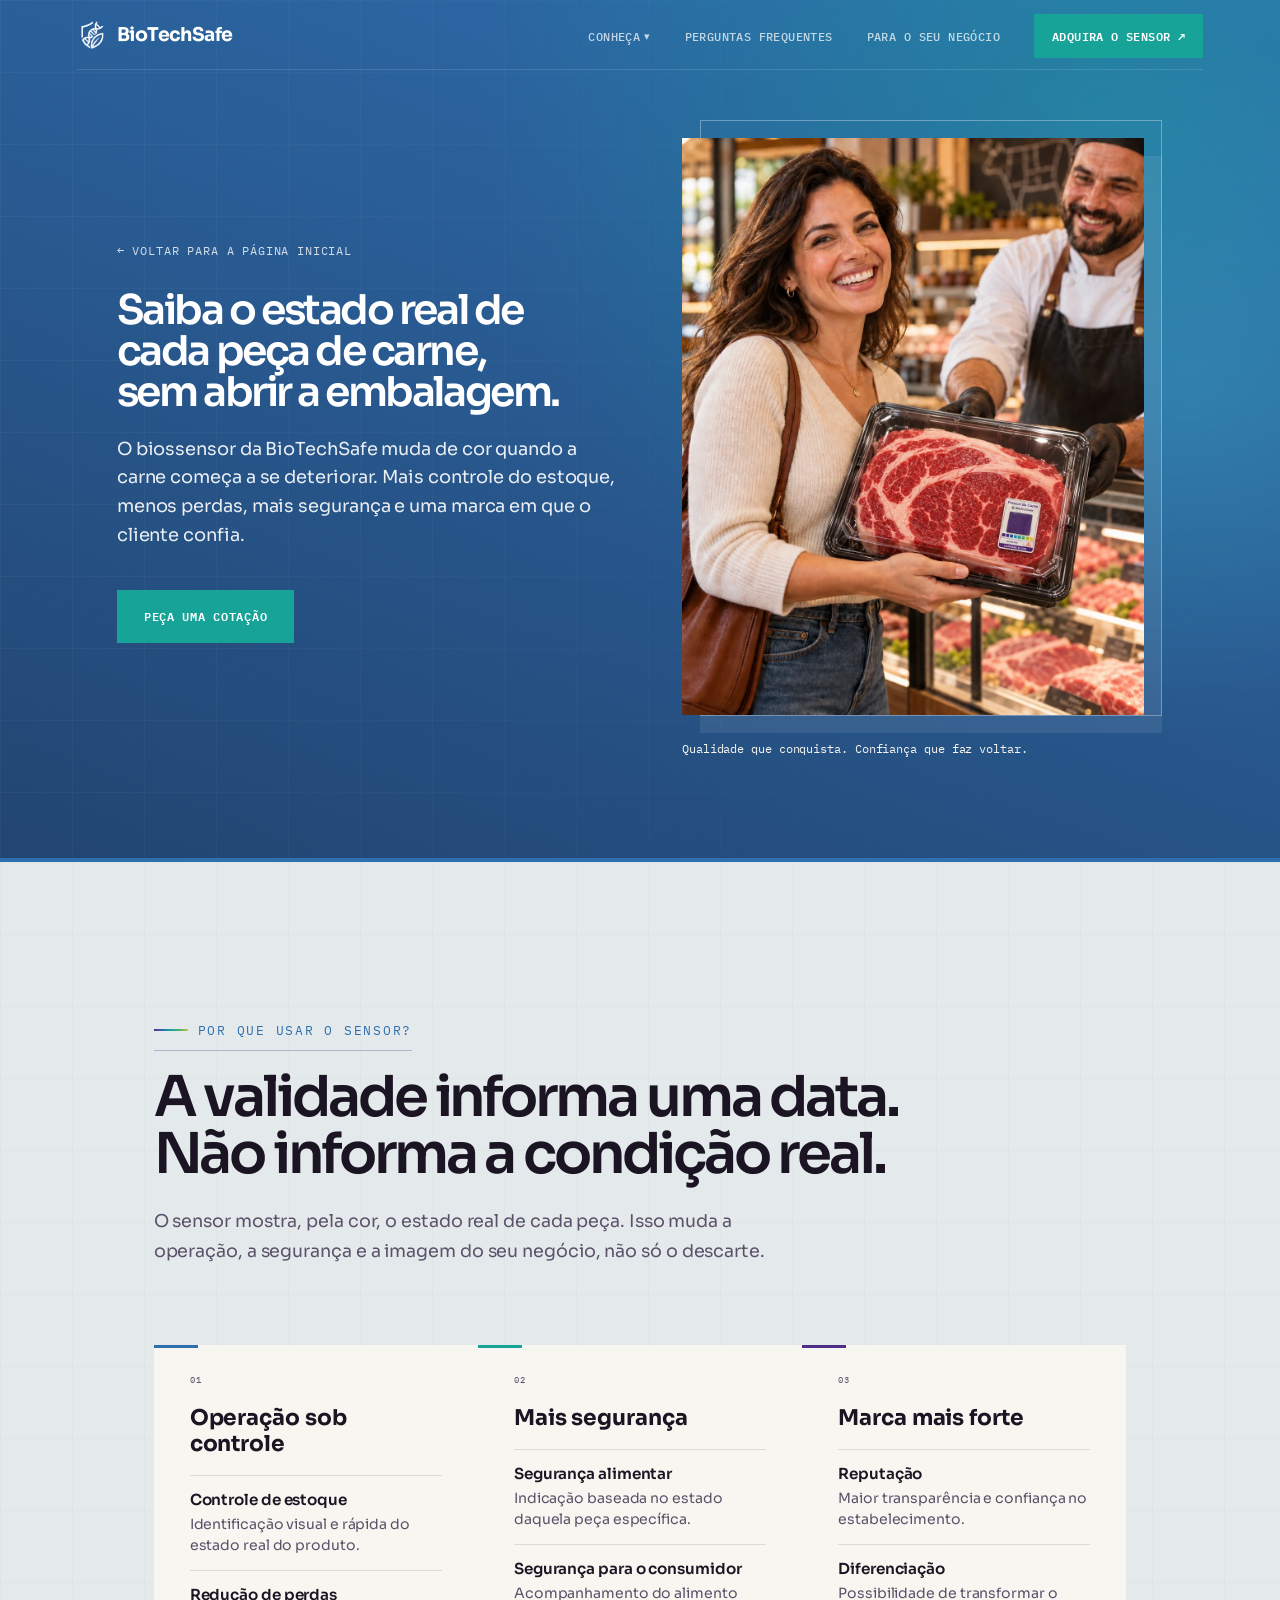
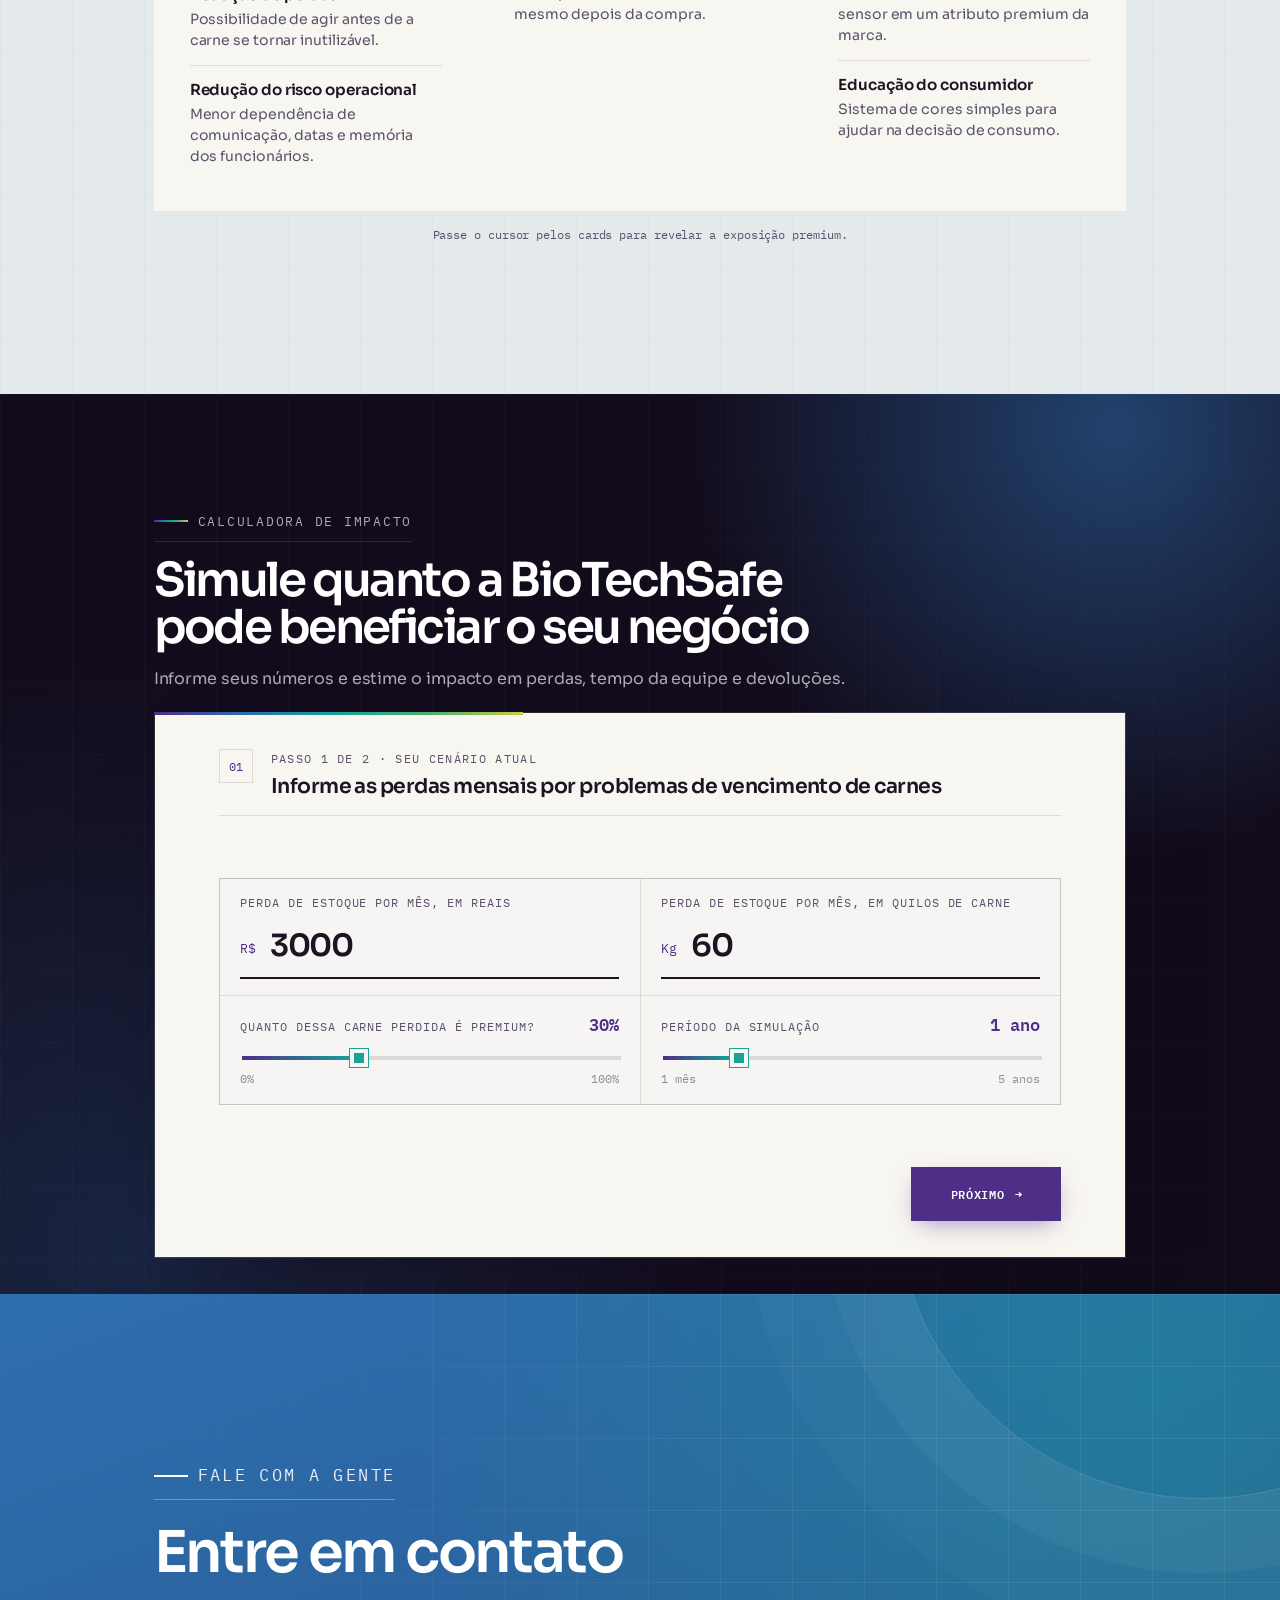
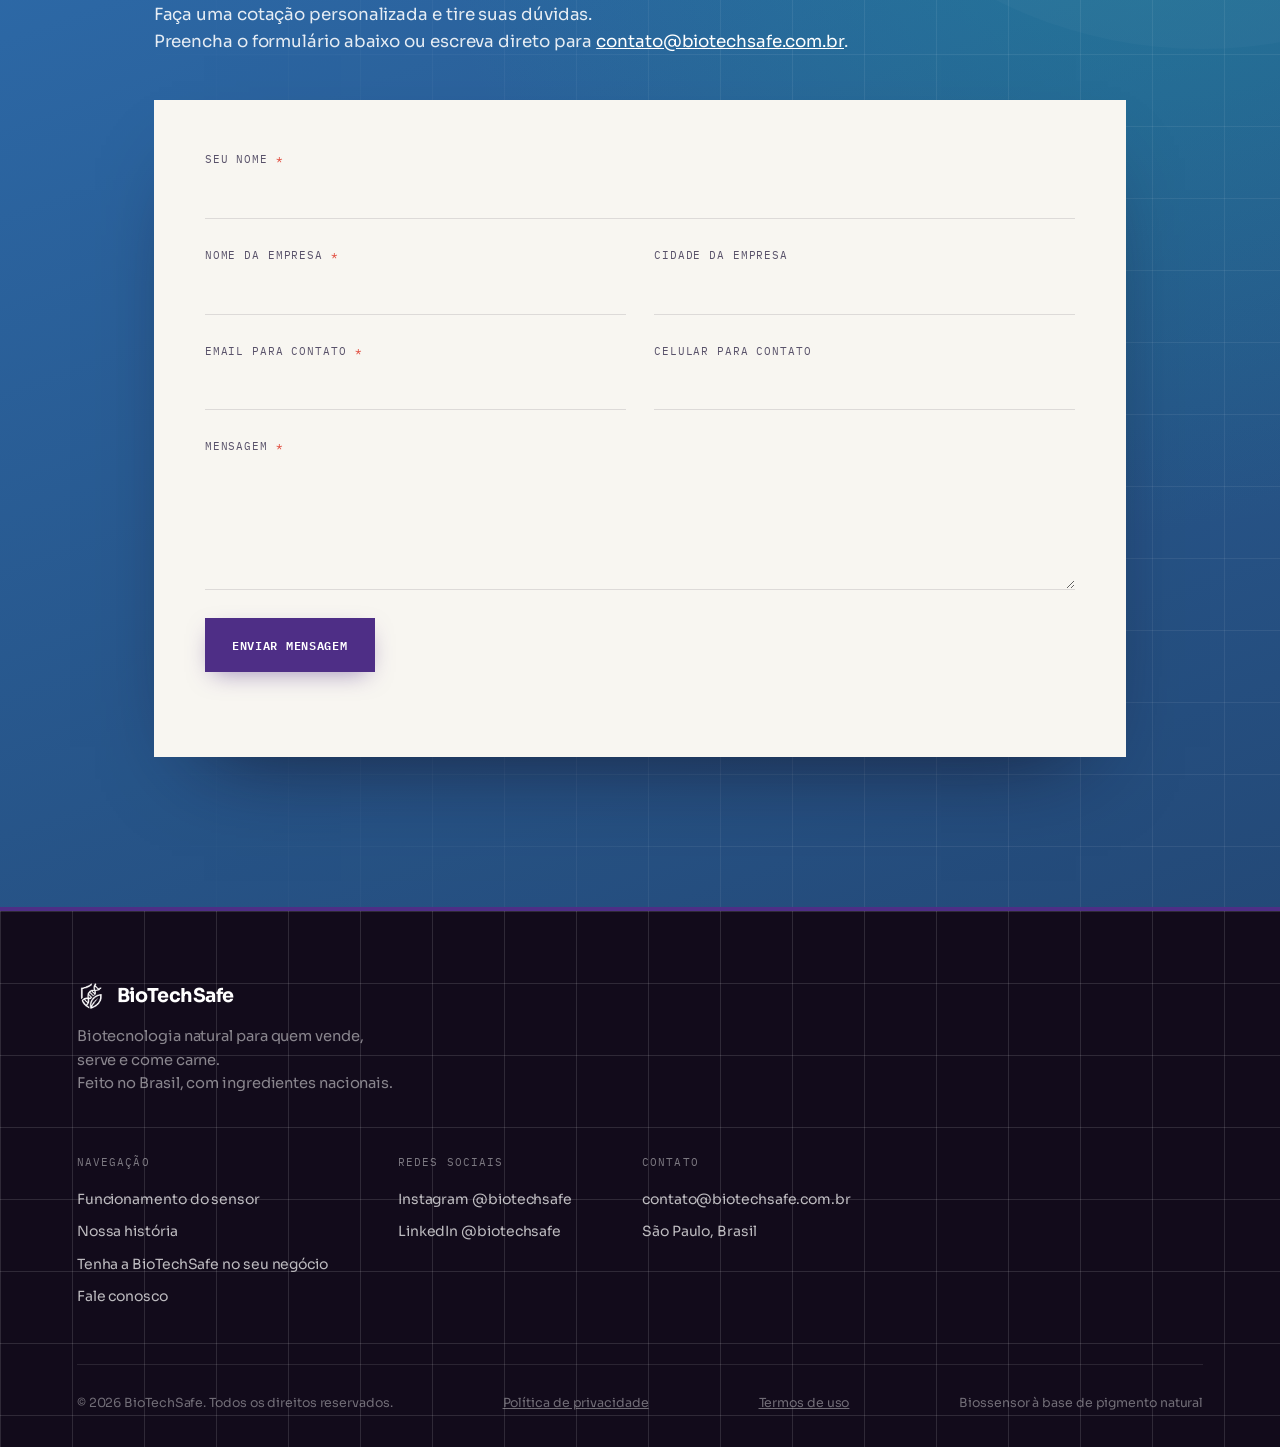
<file: negocio.html>
<!doctype html>
<html lang="pt-BR">
<head>
<meta charset="UTF-8">
<meta name="viewport" content="width=device-width, initial-scale=1">
<title>Para o seu negócio | BioTechSafe</title>
<meta name="description" content="Controle de estoque, menos perdas, mais segurança e uma marca mais forte: veja como o biossensor BioTechSafe beneficia o seu açougue ou restaurante e peça uma cotação.">
<link rel="canonical" href="https://www.biotechsafe.com.br/negocio.html">
<link rel="icon" href="/favicon.ico" sizes="48x48">
<link rel="icon" type="image/png" href="/assets/favicon.png?v=2">
<link rel="apple-touch-icon" href="/assets/apple-touch-icon.png">
<meta property="og:type" content="website">
<meta property="og:locale" content="pt_BR">
<meta property="og:site_name" content="BioTechSafe">
<meta property="og:title" content="Para o seu negócio | BioTechSafe">
<meta property="og:description" content="Controle de estoque, menos perdas, mais segurança e uma marca mais forte: veja como o biossensor BioTechSafe beneficia o seu açougue ou restaurante e peça uma cotação.">
<meta property="og:url" content="https://www.biotechsafe.com.br/negocio.html">
<meta property="og:image" content="https://www.biotechsafe.com.br/assets/og-image.jpg">
<meta property="og:image:width" content="1200">
<meta property="og:image:height" content="630">
<meta property="og:image:alt" content="Logo da BioTechSafe: escudo com DNA e folha">
<meta name="twitter:card" content="summary_large_image">
<meta name="twitter:title" content="Para o seu negócio | BioTechSafe">
<meta name="twitter:description" content="Controle de estoque, menos perdas, mais segurança e uma marca mais forte: veja como o biossensor BioTechSafe beneficia o seu açougue ou restaurante e peça uma cotação.">
<meta name="twitter:image" content="https://www.biotechsafe.com.br/assets/og-image.jpg">
<script type="application/ld+json">
{
  "@context": "https://schema.org",
  "@graph": [
    {
      "@type": "WebPage",
      "@id": "https://www.biotechsafe.com.br/negocio.html#webpage",
      "name": "Para o seu negócio | BioTechSafe",
      "description": "Controle de estoque, menos perdas, mais segurança e uma marca mais forte: veja como o biossensor BioTechSafe beneficia o seu açougue ou restaurante e peça uma cotação.",
      "url": "https://www.biotechsafe.com.br/negocio.html",
      "inLanguage": "pt-BR",
      "isPartOf": {
        "@id": "https://www.biotechsafe.com.br/#website"
      },
      "about": {
        "@id": "https://www.biotechsafe.com.br/#organization"
      }
    },
    {
      "@type": "BreadcrumbList",
      "itemListElement": [
        {
          "@type": "ListItem",
          "position": 1,
          "name": "Início",
          "item": "https://www.biotechsafe.com.br/"
        },
        {
          "@type": "ListItem",
          "position": 2,
          "name": "Para o seu negócio",
          "item": "https://www.biotechsafe.com.br/negocio.html"
        }
      ]
    }
  ]
}
</script>
<link rel="stylesheet" href="styles.css">
</head>
<body class="page-negocio">

<div class="progress-bar" id="progressBar"></div>

<nav class="nav on-dark" id="nav">
  <a href="/" class="nav__brand">
    <img src="assets/logo-symbol.png" alt="" aria-hidden="true">
    <span>BioTechSafe</span>
  </a>
  <button class="nav__toggle" id="navToggle" aria-label="Abrir menu" aria-expanded="false" aria-controls="navLinks">
    <span></span><span></span><span></span>
  </button>
  <ul class="nav__links" id="navLinks">
    <li class="nav__dropdown">
      <button type="button" class="nav__dropdown-trigger" aria-haspopup="true" aria-expanded="false">Conheça <span class="nav__dropdown-caret" aria-hidden="true">▾</span></button>
      <ul class="nav__dropdown-menu">
        <li><a href="sobre.html">Nossa história</a></li>
        <li><a href="como-funciona.html">Como funciona</a></li>
      </ul>
    </li>
    <li><a href="duvidas-frequentes.html">Perguntas frequentes</a></li>
    <li><a href="negocio.html">Para o seu negócio</a></li>
    <li><a href="#contato" class="nav__cta">Adquira o sensor</a></li>
  </ul>
  <div class="nav__backdrop" id="navBackdrop"></div>
</nav>

<header class="page-hero page-hero--business">
  <div class="wrap page-hero__grid">
    <div>
      <a href="/" class="breadcrumb">← Voltar para a página inicial</a>
      <h1 class="reveal is-visible">Saiba o estado real de cada peça de carne, sem abrir a embalagem.</h1>
      <p class="reveal is-visible">O biossensor da BioTechSafe muda de cor quando a carne começa a se deteriorar. Mais controle do estoque, menos perdas, mais segurança e uma marca em que o cliente confia.</p>
      <a href="#contato" class="btn btn--primary page-hero__cta">Peça uma cotação</a>
    </div>
    <figure class="page-hero__media">
      <img src="assets/cliente-premium-biotechsafe-v3.webp" width="1122" height="1402" alt="Cliente feliz recebe carne premium em uma embalagem rígida com tampa transparente e etiqueta BioTechSafe em um açougue." fetchpriority="high" decoding="async">
      <figcaption>Qualidade que conquista. Confiança que faz voltar.</figcaption>
    </figure>
  </div>
</header>

<!-- ============ BENEFÍCIOS ============ -->
<section class="section--pad section--dim" id="detalhes">
  <div class="wrap">
    <div class="negocio-detail__head">
      <div>
        <p class="eyebrow reveal">Por que usar o sensor?</p>
        <h2 class="reveal">A validade informa uma data. Não informa a condição real.</h2>
      </div>
      <p class="negocio-detail__intro reveal reveal-delay-1">O sensor mostra, pela cor, o estado real de cada peça. Isso muda a operação, a segurança e a imagem do seu negócio, não só o descarte.</p>
    </div>

    <figure class="negocio-detail__media negocio-detail__media--left">
      <div class="negocio-detail__signals" role="group" aria-label="Benefícios do biossensor">
        <div class="negocio-detail__signal" tabindex="0">
          <span>01</span>
          <strong>Operação sob controle</strong>
          <ul>
            <li><b>Controle de estoque</b><span>Identificação visual e rápida do estado real do produto.</span></li>
            <li><b>Redução de perdas</b><span>Possibilidade de agir antes de a carne se tornar inutilizável.</span></li>
            <li><b>Redução do risco operacional</b><span>Menor dependência de comunicação, datas e memória dos funcionários.</span></li>
          </ul>
        </div>
        <div class="negocio-detail__signal" tabindex="0">
          <span>02</span>
          <strong>Mais segurança</strong>
          <ul>
            <li><b>Segurança alimentar</b><span>Indicação baseada no estado daquela peça específica.</span></li>
            <li><b>Segurança para o consumidor</b><span>Acompanhamento do alimento mesmo depois da compra.</span></li>
          </ul>
        </div>
        <div class="negocio-detail__signal" tabindex="0">
          <span>03</span>
          <strong>Marca mais forte</strong>
          <ul>
            <li><b>Reputação</b><span>Maior transparência e confiança no estabelecimento.</span></li>
            <li><b>Diferenciação</b><span>Possibilidade de transformar o sensor em um atributo premium da marca.</span></li>
            <li><b>Educação do consumidor</b><span>Sistema de cores simples para ajudar na decisão de consumo.</span></li>
          </ul>
        </div>
      </div>
      <figcaption>Passe o cursor pelos cards para revelar a exposição premium.</figcaption>
    </figure>
  </div>
</section>

<!-- ============ SIMULADOR DE ECONOMIA ============ -->
<section class="section--pad calculator-section" id="simulador">
  <div class="wrap">
    <div class="calculator-section__head reveal">
      <div>
        <p class="eyebrow">Calculadora de impacto</p>
        <h2>Simule quanto a BioTechSafe pode beneficiar o seu negócio</h2>
      </div>
      <div class="calculator-section__intro">
        <p>Informe seus números e estime o impacto em perdas, tempo da equipe e devoluções.</p>
      </div>
    </div>

    <div class="calculator-stage">
      <canvas class="calculator-stage__photons" id="calcPhotons" aria-hidden="true"></canvas>
    <div class="calculator reveal reveal-delay-1" id="calculator" data-state="input">
      <form class="calculator__form" id="calcForm" novalidate>
        <div class="calculator__page calculator__page--1">
          <div class="calculator__panel-head">
            <span class="calculator__step">01</span>
            <div>
              <p class="calculator__panel-kicker">Passo 1 de 2 · Seu cenário atual</p>
              <h3>Informe as perdas mensais por problemas de vencimento de carnes</h3>
            </div>
          </div>

          <div class="calculator__row calculator__row--2">
            <div class="calculator__field">
              <label for="calcReais">Perda de estoque por mês, em reais</label>
              <div class="calculator__input-prefix">
                <span aria-hidden="true">R$</span>
                <input type="number" id="calcReais" min="0" step="100" inputmode="decimal" value="3000">
              </div>
            </div>
            <div class="calculator__field">
              <label for="calcKg">Perda de estoque por mês, em quilos de carne</label>
              <div class="calculator__input-prefix">
                <span aria-hidden="true">Kg</span>
                <input type="number" id="calcKg" min="0" step="10" inputmode="decimal" value="60">
              </div>
            </div>
            <div class="calculator__field">
              <div class="calculator__slider-field">
                <div class="calculator__slider-head">
                  <label for="calcPremium">Quanto dessa carne perdida é premium?</label>
                  <span class="calculator__slider-value" id="calcPremiumValue">30%</span>
                </div>
                <input type="range" id="calcPremium" class="calculator__range" min="0" max="100" step="1" value="30">
                <div class="calculator__range-meta" aria-hidden="true"><span>0%</span><span>100%</span></div>
              </div>
            </div>
            <div class="calculator__field">
              <div class="calculator__slider-field">
                <div class="calculator__slider-head">
                  <label for="calcMeses">Período da simulação</label>
                  <span class="calculator__slider-value" id="calcMesesValue">1 ano</span>
                </div>
                <input type="range" id="calcMeses" class="calculator__range" min="1" max="60" step="1" value="12">
                <div class="calculator__range-meta" aria-hidden="true"><span>1 mês</span><span>5 anos</span></div>
              </div>
            </div>
          </div>

          <div class="calculator__nav">
            <p class="calculator__hint" id="calcHint" role="alert"></p>
            <button type="submit" class="btn btn--primary calculator__submit">Próximo <span aria-hidden="true">→</span></button>
          </div>
        </div>

        <div class="calculator__page calculator__page--2">
          <div class="calculator__panel-head">
            <span class="calculator__step">02</span>
            <div>
              <p class="calculator__panel-kicker">Passo 2 de 2 · Opcional</p>
              <h3>Detalhe a rotina da equipe e o atendimento aos clientes</h3>
              <p class="calculator__note">Esses números deixam a estimativa mais completa. Se preferir, deixe em branco e calcule direto.</p>
            </div>
          </div>

          <div class="calculator__row calculator__row--3">
            <div class="calculator__field">
              <label for="calcHoras">Horas por semana conferindo validade e estoque</label>
              <div class="calculator__input-prefix">
                <span aria-hidden="true">h</span>
                <input type="number" id="calcHoras" min="0" step="1" inputmode="decimal" placeholder="ex.: 6">
              </div>
            </div>
            <div class="calculator__field">
              <label for="calcValorHora">Valor da hora de quem faz essa conferência</label>
              <div class="calculator__input-prefix">
                <span aria-hidden="true">R$</span>
                <input type="number" id="calcValorHora" min="0" step="5" inputmode="decimal" placeholder="ex.: 25">
              </div>
            </div>
            <div class="calculator__field">
              <label for="calcDevolucoes">Devoluções e reclamações por mês, em reais</label>
              <div class="calculator__input-prefix">
                <span aria-hidden="true">R$</span>
                <input type="number" id="calcDevolucoes" min="0" step="100" inputmode="decimal" placeholder="ex.: 500">
              </div>
            </div>
          </div>

          <div class="calculator__row calculator__row--1">
            <div class="calculator__field calculator__scale" role="radiogroup" aria-labelledby="calcDifLabel">
              <p class="calculator__scale-label" id="calcDifLabel">O quanto você sente que seu negócio é diferenciado em relação a similares na mesma região?</p>
              <div class="calculator__scale-body">
                <span class="calculator__scale-end" aria-hidden="true">Pouco</span>
                <div class="calculator__scale-options">
              <label><input type="radio" name="calcDiferenciacao" value="1"><span>1</span></label>
              <label><input type="radio" name="calcDiferenciacao" value="2"><span>2</span></label>
              <label><input type="radio" name="calcDiferenciacao" value="3"><span>3</span></label>
              <label><input type="radio" name="calcDiferenciacao" value="4"><span>4</span></label>
              <label><input type="radio" name="calcDiferenciacao" value="5"><span>5</span></label>
                </div>
                <span class="calculator__scale-end" aria-hidden="true">Muito</span>
              </div>
            </div>
          </div>

          <div class="calculator__nav">
            <button type="button" class="calculator__back" id="calcBack"><span aria-hidden="true">←</span> Voltar</button>
            <button type="submit" class="btn btn--primary calculator__submit">Calcular</button>
          </div>
        </div>
      </form>

      <div class="calculator__loading" aria-live="polite">
        <p class="calculator__loading-title"><i aria-hidden="true"></i> Calculando seu potencial de economia</p>
        <ol class="calculator__steps" id="calcSteps">
          <li></li><li></li><li></li><li></li>
        </ol>
        <div class="calculator__progress" aria-hidden="true"><i id="calcProgress"></i></div>
      </div>

      <div class="calculator__results" id="calcResults" tabindex="-1">
        <div class="calculator__results-head">
          <span class="calculator__step">03</span>
          <span>Potencial de economia</span>
          <button type="button" class="calculator__reset" id="calcReset">Refazer simulação</button>
        </div>

        <div class="calculator__results-main">
          <p class="calculator__results-label">Economia estimada em <span id="calcResultMeses">1 ano</span></p>
          <p class="calculator__results-value" id="calcResultTotal">R$ 0</p>
          <p class="calculator__results-sub">Uma média de <span id="calcResultMensal">R$ 0</span> de economia por mês</p>
          <p class="calculator__results-note" id="calcResultNote" hidden></p>
        </div>

        <div class="calculator__results-grid">
          <div class="calculator__result-card">
            <span class="calculator__result-index">Estoque preservado</span>
            <span class="calculator__result-num" id="calcResultKg">0 kg</span>
            <span class="calculator__result-tag">de carne podem deixar de virar prejuízo no período</span>
          </div>
          <div class="calculator__result-card">
            <span class="calculator__result-index">Tempo da equipe</span>
            <span class="calculator__result-num" id="calcResultHoras">0 h</span>
            <span class="calculator__result-tag">livres da conferência manual de validade e estoque</span>
          </div>
          <div class="calculator__result-card">
            <span class="calculator__result-index">Devoluções evitadas</span>
            <span class="calculator__result-num" id="calcResultDevolucoes">R$ 0</span>
            <span class="calculator__result-tag">em devoluções e reclamações que deixam de acontecer</span>
          </div>
          <div class="calculator__result-card">
            <span class="calculator__result-index">Impacto do mix premium</span>
            <span class="calculator__result-num" id="calcResultPremiumPct">0%</span>
            <span class="calculator__result-tag">da economia mensal estimada vem das carnes premium</span>
          </div>
        </div>

        <a href="#contato" class="calculator__cta">Quero esses resultados no meu negócio <span aria-hidden="true">↗</span></a>
      </div>
    </div>
    </div>

  </div>
</section>

<!-- ============ CONTATO ============ -->
<section class="section--pad section--blue" id="contato">
  <div class="wrap">
    <div class="info-cluster__head reveal">
      <p class="eyebrow">Fale com a gente</p>
      <h2>Entre em contato</h2>
      <p>Faça uma cotação personalizada e tire suas dúvidas.<br>Preencha o formulário abaixo ou escreva direto para <a href="mailto:contato@biotechsafe.com.br">contato@biotechsafe.com.br</a>.</p>
    </div>

    <form class="contact-form reveal reveal-delay-1" id="contactForm" action="https://api.web3forms.com/submit" method="POST">
      <input type="hidden" name="access_key" value="1796de83-02e4-440d-b0d4-3678023df367">
      <input type="hidden" name="from_name" value="Site BioTechSafe">
      <input type="hidden" name="subject" value="Novo contato pelo site BioTechSafe">
      <input type="checkbox" name="botcheck" class="contact-form__botcheck" tabindex="-1" autocomplete="off" aria-hidden="true">

      <div class="contact-form__field">
        <label for="contactNome">Seu nome</label>
        <input type="text" id="contactNome" name="name" required>
      </div>
      <div class="contact-form__row">
        <div class="contact-form__field">
          <label for="contactEmpresa">Nome da empresa</label>
          <input type="text" id="contactEmpresa" name="empresa" required>
        </div>
        <div class="contact-form__field">
          <label for="contactCidade">Cidade da empresa</label>
          <input type="text" id="contactCidade" name="cidade">
        </div>
      </div>
      <div class="contact-form__row">
        <div class="contact-form__field">
          <label for="contactEmail">Email para contato</label>
          <input type="email" id="contactEmail" name="email" required>
        </div>
        <div class="contact-form__field">
          <label for="contactCelular">Celular para contato</label>
          <input type="tel" id="contactCelular" name="celular" autocomplete="tel" inputmode="tel">
        </div>
      </div>
      <div class="contact-form__field">
        <label for="contactMensagem">Mensagem</label>
        <textarea id="contactMensagem" name="message" rows="5" required></textarea>
      </div>

      <div class="contact-form__actions">
        <button type="submit" class="btn btn--primary">Enviar mensagem</button>
      </div>
      <p class="contact-form__status" id="contactFormStatus" role="status" aria-live="polite"></p>
    </form>
  </div>
</section>

<footer class="footer">
  <div class="footer__top">
    <div>
      <div class="footer__brand">
        <img src="assets/logo-symbol.png" alt="" aria-hidden="true">
        <span>BioTechSafe</span>
      </div>
      <p class="footer__tag">Biotecnologia natural para quem vende, serve e come carne.<br>Feito no Brasil, com ingredientes nacionais.</p>
    </div>
    <div class="footer__cols">
      <div class="footer__col">
        <h5>Navegação</h5>
        <a href="como-funciona.html">Funcionamento do sensor</a>
        <a href="sobre.html">Nossa história</a>
        <a href="negocio.html">Tenha a BioTechSafe no seu negócio</a>
        <a href="negocio.html#contato">Fale conosco</a>
      </div>
      <div class="footer__col">
        <h5>Redes sociais</h5>
        <a href="https://instagram.com/biotechsafe" target="_blank" rel="noopener">Instagram @biotechsafe</a>
        <a href="https://linkedin.com/company/biotechsafe" target="_blank" rel="noopener">LinkedIn @biotechsafe</a>
      </div>
      <div class="footer__col">
        <h5>Contato</h5>
        <a href="mailto:contato@biotechsafe.com.br">contato@biotechsafe.com.br</a>
        <span>São Paulo, Brasil</span>
      </div>
    </div>
  </div>
  <div class="footer__bottom">
    <span>© 2026 BioTechSafe. Todos os direitos reservados.</span>
    <a href="privacidade.html">Política de privacidade</a>
    <a href="termos.html">Termos de uso</a>
    <span>Biossensor à base de pigmento natural</span>
  </div>
</footer>

<script src="script.js"></script>
</body>
</html>
</file>
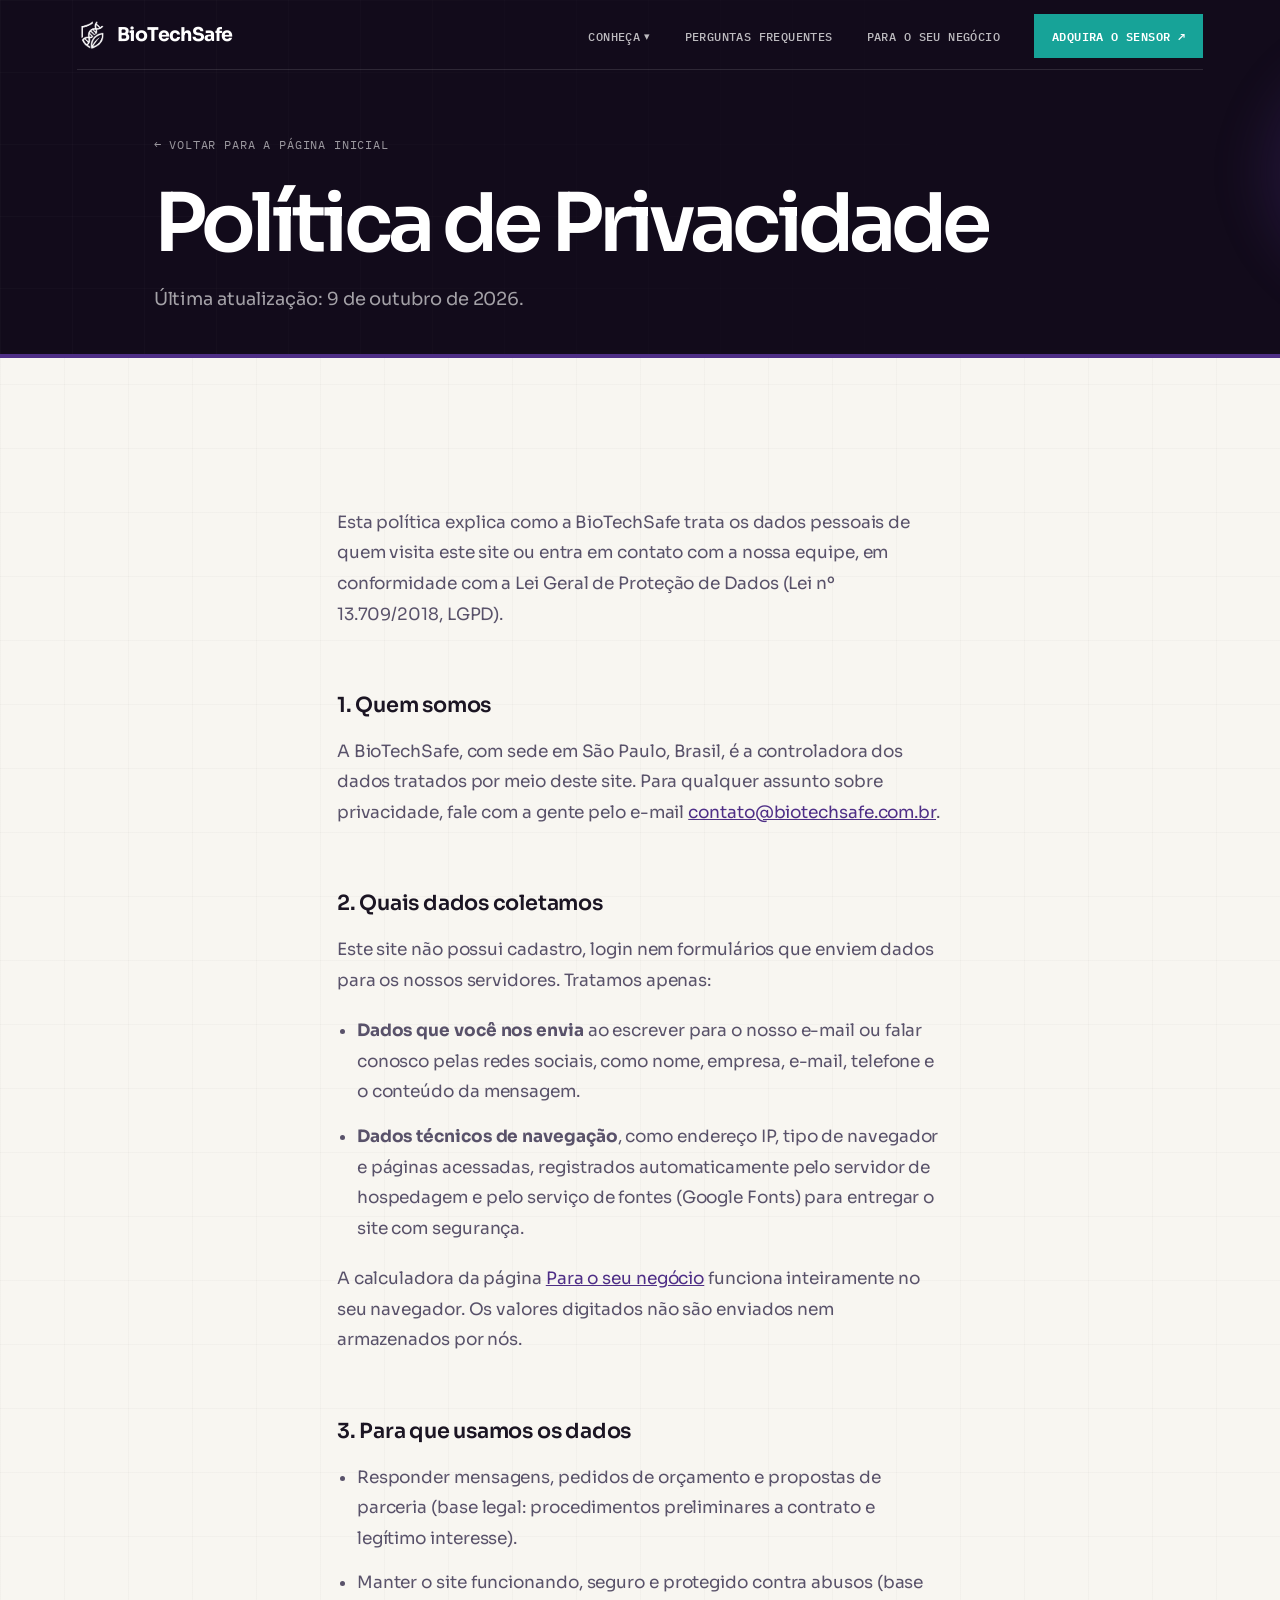
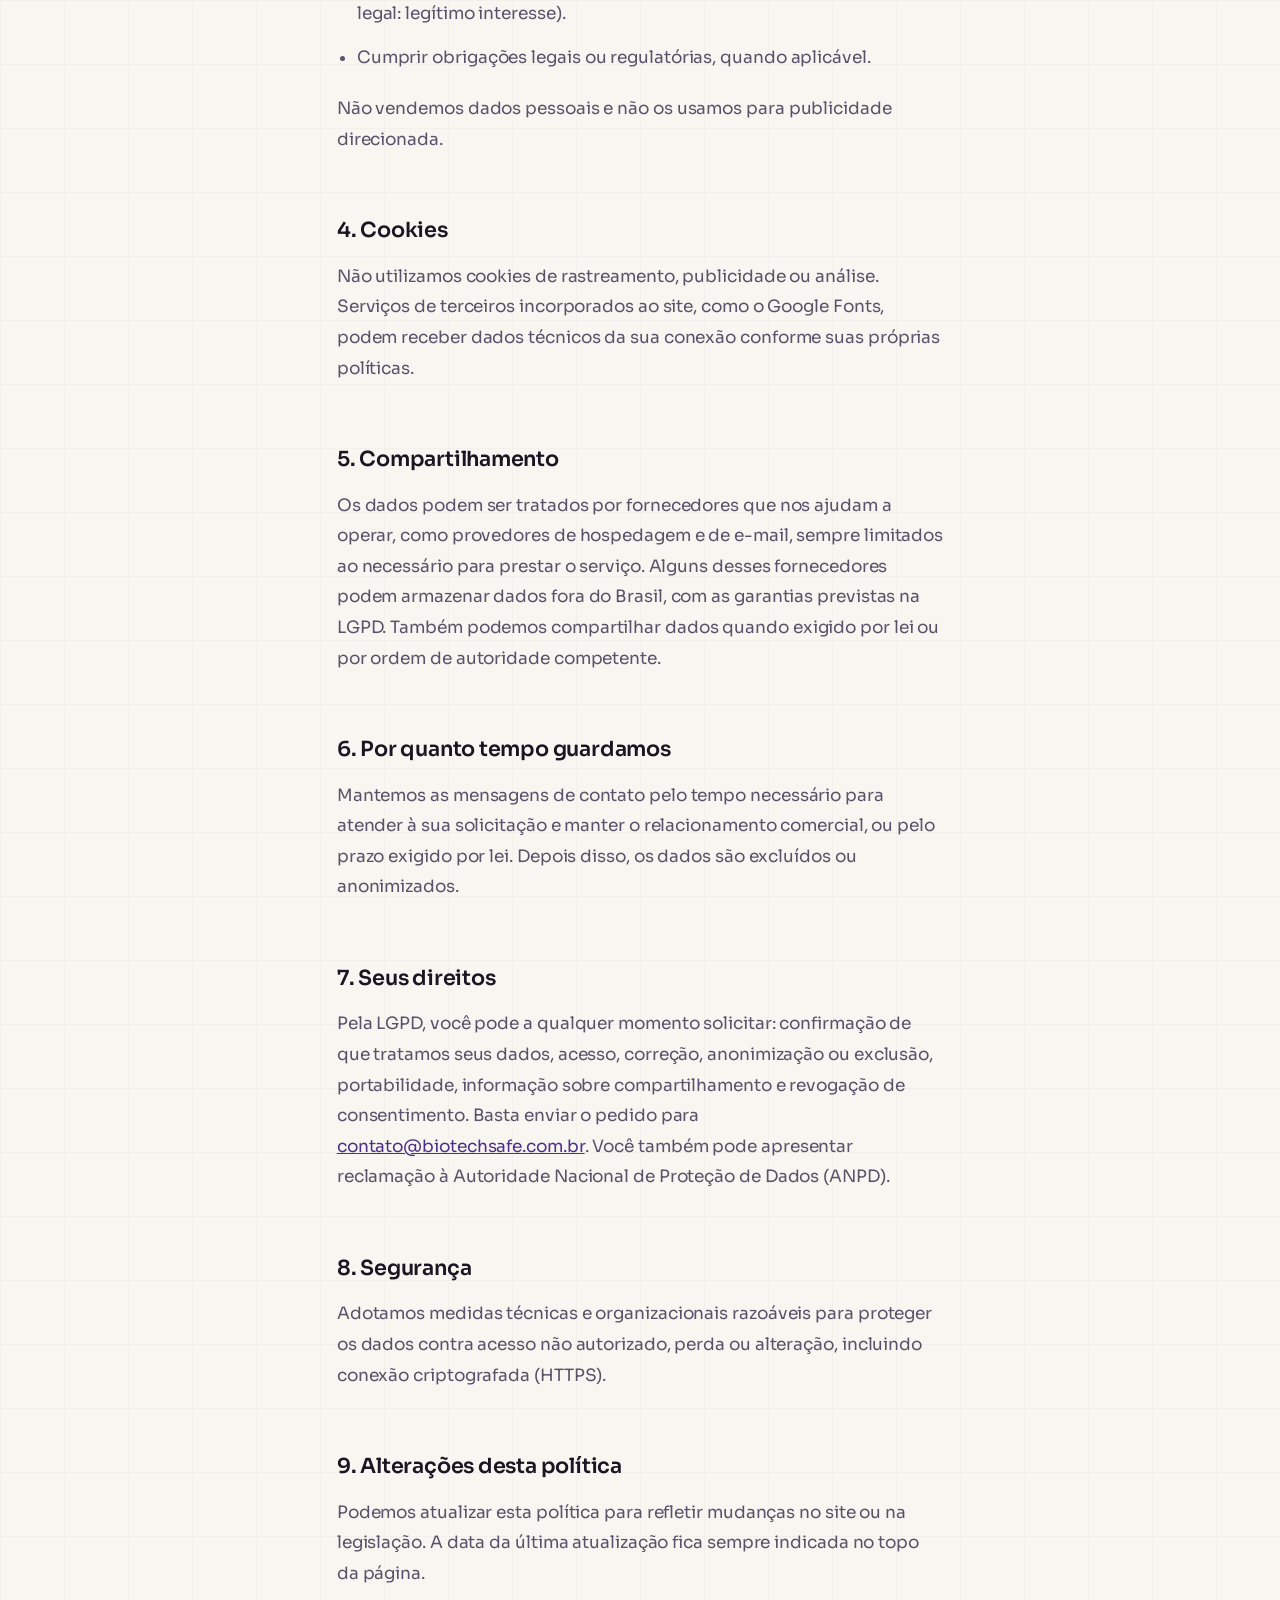
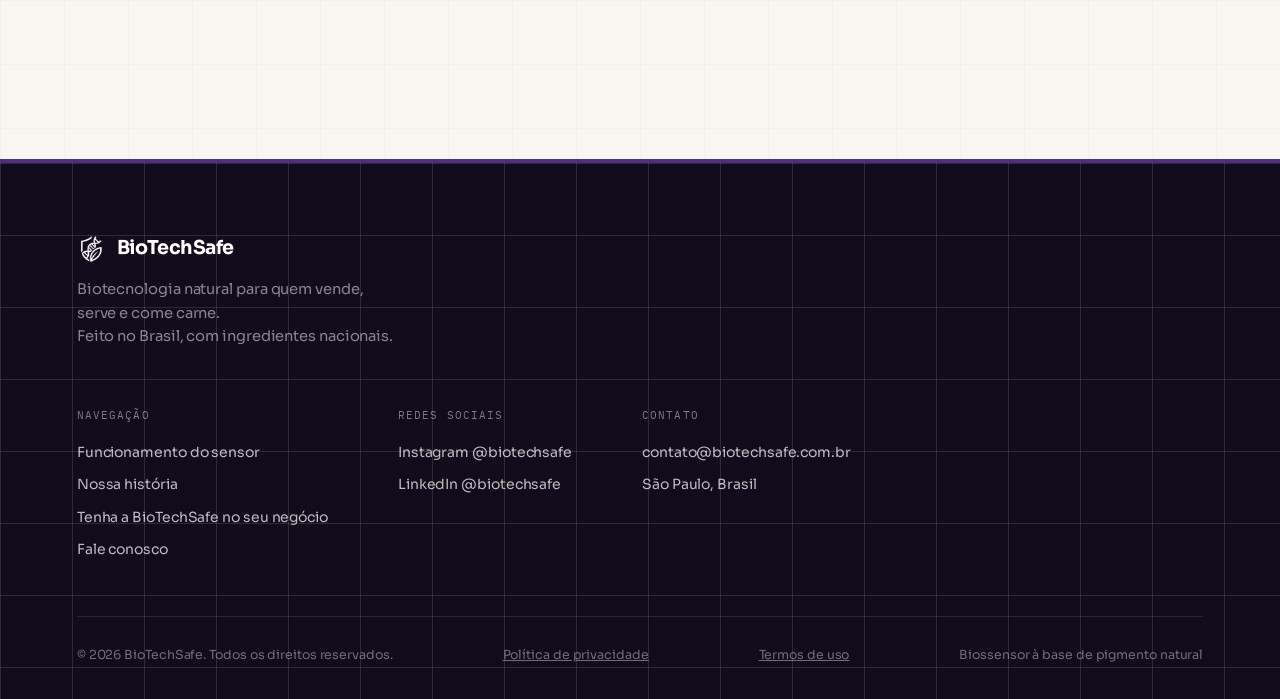
<file: privacidade.html>
<!doctype html>
<html lang="pt-BR">
<head>
<meta charset="UTF-8">
<meta name="viewport" content="width=device-width, initial-scale=1">
<title>Política de privacidade | BioTechSafe</title>
<meta name="description" content="Saiba como a BioTechSafe trata os dados pessoais de quem visita o site ou entra em contato, conforme a LGPD.">
<link rel="canonical" href="https://www.biotechsafe.com.br/privacidade.html">
<link rel="icon" href="/favicon.ico" sizes="48x48">
<link rel="icon" type="image/png" href="/assets/favicon.png?v=2">
<link rel="apple-touch-icon" href="/assets/apple-touch-icon.png">
<meta property="og:type" content="website">
<meta property="og:locale" content="pt_BR">
<meta property="og:site_name" content="BioTechSafe">
<meta property="og:title" content="Política de privacidade | BioTechSafe">
<meta property="og:description" content="Saiba como a BioTechSafe trata os dados pessoais de quem visita o site ou entra em contato, conforme a LGPD.">
<meta property="og:url" content="https://www.biotechsafe.com.br/privacidade.html">
<meta property="og:image" content="https://www.biotechsafe.com.br/assets/og-image.jpg">
<script type="application/ld+json">
{
  "@context": "https://schema.org",
  "@graph": [
    {
      "@type": "WebPage",
      "@id": "https://www.biotechsafe.com.br/privacidade.html#webpage",
      "name": "Política de privacidade | BioTechSafe",
      "description": "Saiba como a BioTechSafe trata os dados pessoais de quem visita o site ou entra em contato, conforme a LGPD.",
      "url": "https://www.biotechsafe.com.br/privacidade.html",
      "inLanguage": "pt-BR",
      "isPartOf": { "@id": "https://www.biotechsafe.com.br/#website" },
      "about": { "@id": "https://www.biotechsafe.com.br/#organization" }
    },
    {
      "@type": "BreadcrumbList",
      "itemListElement": [
        { "@type": "ListItem", "position": 1, "name": "Início", "item": "https://www.biotechsafe.com.br/" },
        { "@type": "ListItem", "position": 2, "name": "Política de privacidade", "item": "https://www.biotechsafe.com.br/privacidade.html" }
      ]
    }
  ]
}
</script>
<link rel="stylesheet" href="styles.css">
</head>
<body class="page-privacidade">

<div class="progress-bar" id="progressBar"></div>

<nav class="nav on-dark" id="nav">
  <a href="/" class="nav__brand">
    <img src="assets/logo-symbol.png" alt="" aria-hidden="true">
    <span>BioTechSafe</span>
  </a>
  <button class="nav__toggle" id="navToggle" aria-label="Abrir menu" aria-expanded="false" aria-controls="navLinks">
    <span></span><span></span><span></span>
  </button>
  <ul class="nav__links" id="navLinks">
    <li class="nav__dropdown">
      <button type="button" class="nav__dropdown-trigger" aria-haspopup="true" aria-expanded="false">Conheça <span class="nav__dropdown-caret" aria-hidden="true">▾</span></button>
      <ul class="nav__dropdown-menu">
        <li><a href="sobre.html">Nossa história</a></li>
        <li><a href="como-funciona.html">Como funciona</a></li>
      </ul>
    </li>
    <li><a href="duvidas-frequentes.html">Perguntas frequentes</a></li>
    <li><a href="negocio.html">Para o seu negócio</a></li>
    <li><a href="negocio.html#contato" class="nav__cta">Adquira o sensor</a></li>
  </ul>
  <div class="nav__backdrop" id="navBackdrop"></div>
</nav>

<header class="page-hero page-hero--faq">
  <div class="wrap">
    <a href="/" class="breadcrumb">← Voltar para a página inicial</a>
    <h1 class="reveal is-visible">Política de Privacidade</h1>
    <p class="reveal is-visible">Última atualização: 9 de outubro de 2026.</p>
  </div>
</header>

<section class="section--pad">
  <div class="wrap legal">
    <p>Esta política explica como a BioTechSafe trata os dados pessoais de quem visita este site ou entra em contato com a nossa equipe, em conformidade com a Lei Geral de Proteção de Dados (Lei nº 13.709/2018, LGPD).</p>

    <h2>1. Quem somos</h2>
    <p>A BioTechSafe, com sede em São Paulo, Brasil, é a controladora dos dados tratados por meio deste site. Para qualquer assunto sobre privacidade, fale com a gente pelo e-mail <a href="mailto:contato@biotechsafe.com.br">contato@biotechsafe.com.br</a>.</p>

    <h2>2. Quais dados coletamos</h2>
    <p>Este site não possui cadastro, login nem formulários que enviem dados para os nossos servidores. Tratamos apenas:</p>
    <ul>
      <li><strong>Dados que você nos envia</strong> ao escrever para o nosso e-mail ou falar conosco pelas redes sociais, como nome, empresa, e-mail, telefone e o conteúdo da mensagem.</li>
      <li><strong>Dados técnicos de navegação</strong>, como endereço IP, tipo de navegador e páginas acessadas, registrados automaticamente pelo servidor de hospedagem e pelo serviço de fontes (Google Fonts) para entregar o site com segurança.</li>
    </ul>
    <p>A calculadora da página <a href="negocio.html">Para o seu negócio</a> funciona inteiramente no seu navegador. Os valores digitados não são enviados nem armazenados por nós.</p>

    <h2>3. Para que usamos os dados</h2>
    <ul>
      <li>Responder mensagens, pedidos de orçamento e propostas de parceria (base legal: procedimentos preliminares a contrato e legítimo interesse).</li>
      <li>Manter o site funcionando, seguro e protegido contra abusos (base legal: legítimo interesse).</li>
      <li>Cumprir obrigações legais ou regulatórias, quando aplicável.</li>
    </ul>
    <p>Não vendemos dados pessoais e não os usamos para publicidade direcionada.</p>

    <h2>4. Cookies</h2>
    <p>Não utilizamos cookies de rastreamento, publicidade ou análise. Serviços de terceiros incorporados ao site, como o Google Fonts, podem receber dados técnicos da sua conexão conforme suas próprias políticas.</p>

    <h2>5. Compartilhamento</h2>
    <p>Os dados podem ser tratados por fornecedores que nos ajudam a operar, como provedores de hospedagem e de e-mail, sempre limitados ao necessário para prestar o serviço. Alguns desses fornecedores podem armazenar dados fora do Brasil, com as garantias previstas na LGPD. Também podemos compartilhar dados quando exigido por lei ou por ordem de autoridade competente.</p>

    <h2>6. Por quanto tempo guardamos</h2>
    <p>Mantemos as mensagens de contato pelo tempo necessário para atender à sua solicitação e manter o relacionamento comercial, ou pelo prazo exigido por lei. Depois disso, os dados são excluídos ou anonimizados.</p>

    <h2>7. Seus direitos</h2>
    <p>Pela LGPD, você pode a qualquer momento solicitar: confirmação de que tratamos seus dados, acesso, correção, anonimização ou exclusão, portabilidade, informação sobre compartilhamento e revogação de consentimento. Basta enviar o pedido para <a href="mailto:contato@biotechsafe.com.br">contato@biotechsafe.com.br</a>. Você também pode apresentar reclamação à Autoridade Nacional de Proteção de Dados (ANPD).</p>

    <h2>8. Segurança</h2>
    <p>Adotamos medidas técnicas e organizacionais razoáveis para proteger os dados contra acesso não autorizado, perda ou alteração, incluindo conexão criptografada (HTTPS).</p>

    <h2>9. Alterações desta política</h2>
    <p>Podemos atualizar esta política para refletir mudanças no site ou na legislação. A data da última atualização fica sempre indicada no topo da página.</p>
  </div>
</section>

<footer class="footer">
  <div class="footer__top">
    <div>
      <div class="footer__brand">
        <img src="assets/logo-symbol.png" alt="" aria-hidden="true">
        <span>BioTechSafe</span>
      </div>
      <p class="footer__tag">Biotecnologia natural para quem vende, serve e come carne.<br>Feito no Brasil, com ingredientes nacionais.</p>
    </div>
    <div class="footer__cols">
      <div class="footer__col">
        <h5>Navegação</h5>
        <a href="como-funciona.html">Funcionamento do sensor</a>
        <a href="sobre.html">Nossa história</a>
        <a href="negocio.html">Tenha a BioTechSafe no seu negócio</a>
        <a href="negocio.html#contato">Fale conosco</a>
      </div>
      <div class="footer__col">
        <h5>Redes sociais</h5>
        <a href="https://instagram.com/biotechsafe" target="_blank" rel="noopener">Instagram @biotechsafe</a>
        <a href="https://linkedin.com/company/biotechsafe" target="_blank" rel="noopener">LinkedIn @biotechsafe</a>
      </div>
      <div class="footer__col">
        <h5>Contato</h5>
        <a href="mailto:contato@biotechsafe.com.br">contato@biotechsafe.com.br</a>
        <span>São Paulo, Brasil</span>
      </div>
    </div>
  </div>
  <div class="footer__bottom">
    <span>© 2026 BioTechSafe. Todos os direitos reservados.</span>
    <a href="privacidade.html">Política de privacidade</a>
    <a href="termos.html">Termos de uso</a>
    <span>Biossensor à base de pigmento natural</span>
  </div>
</footer>

<script src="script.js"></script>
</body>
</html>
</file>
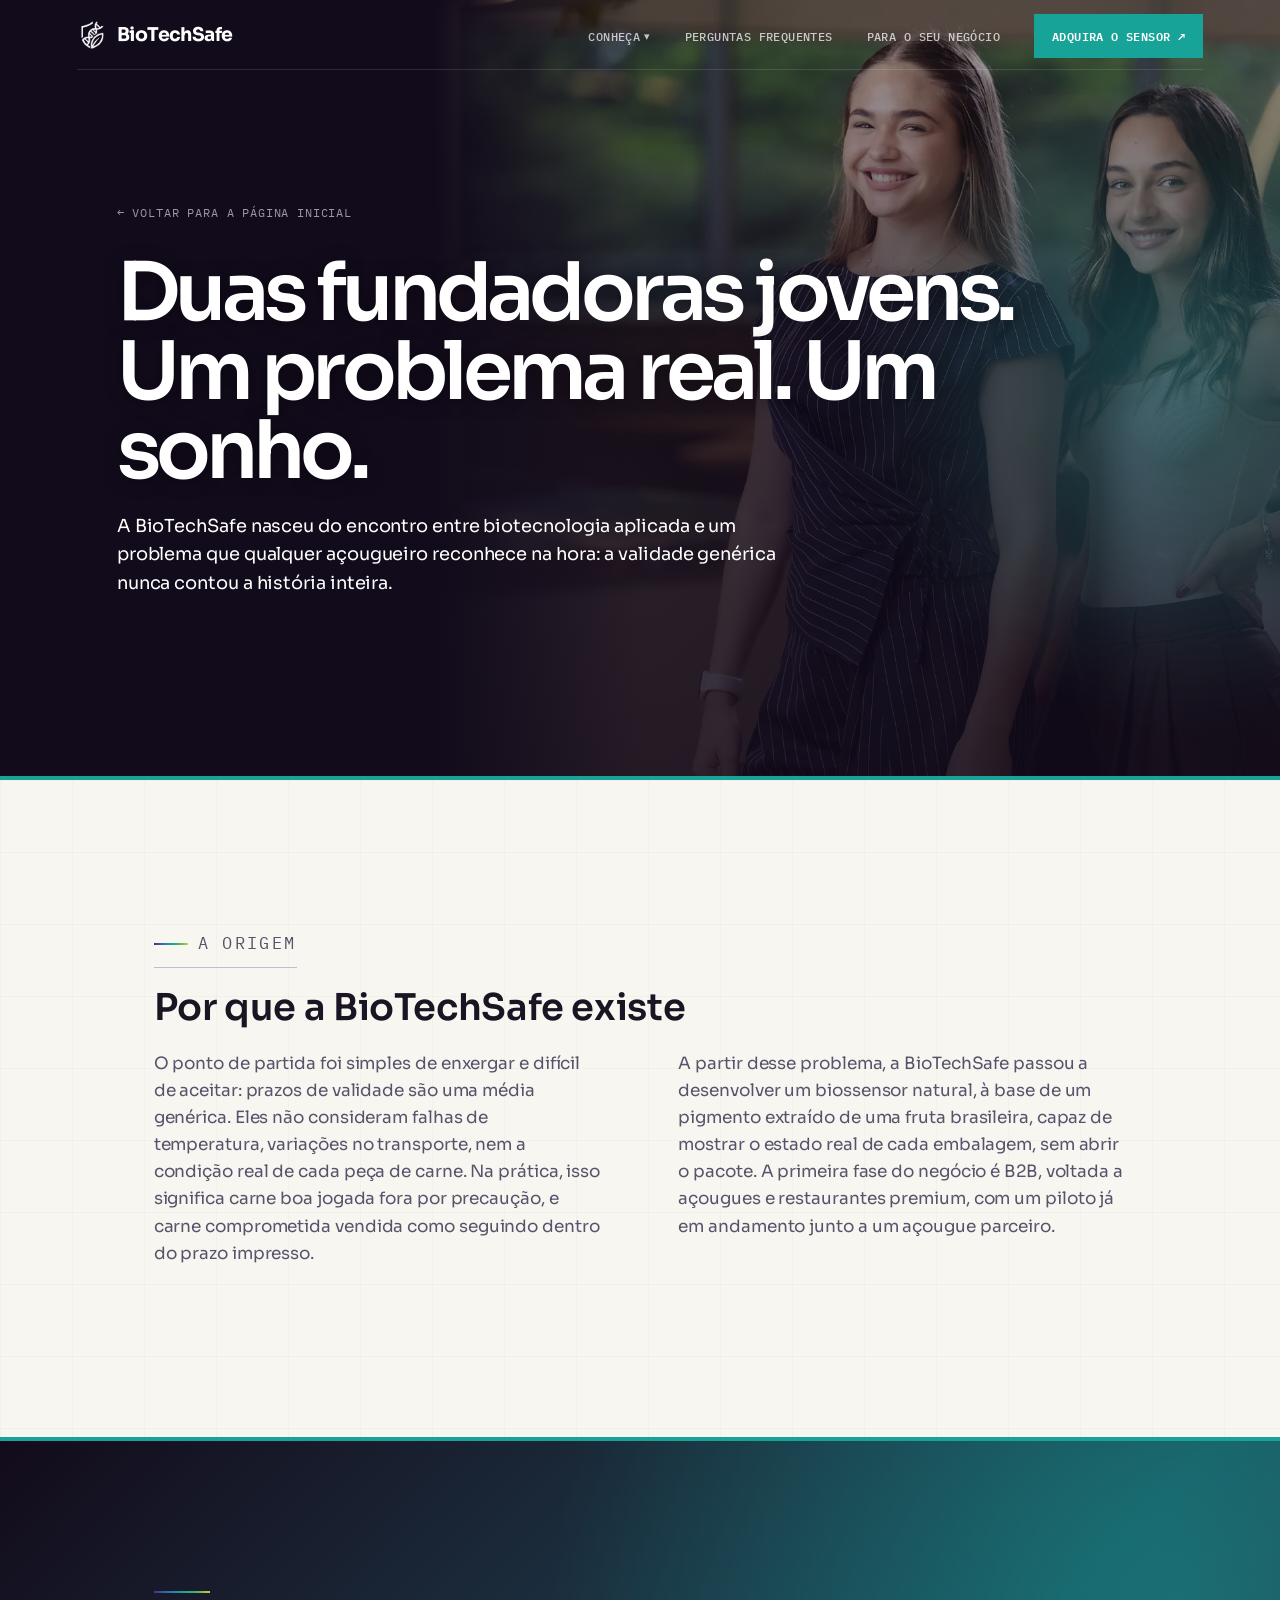
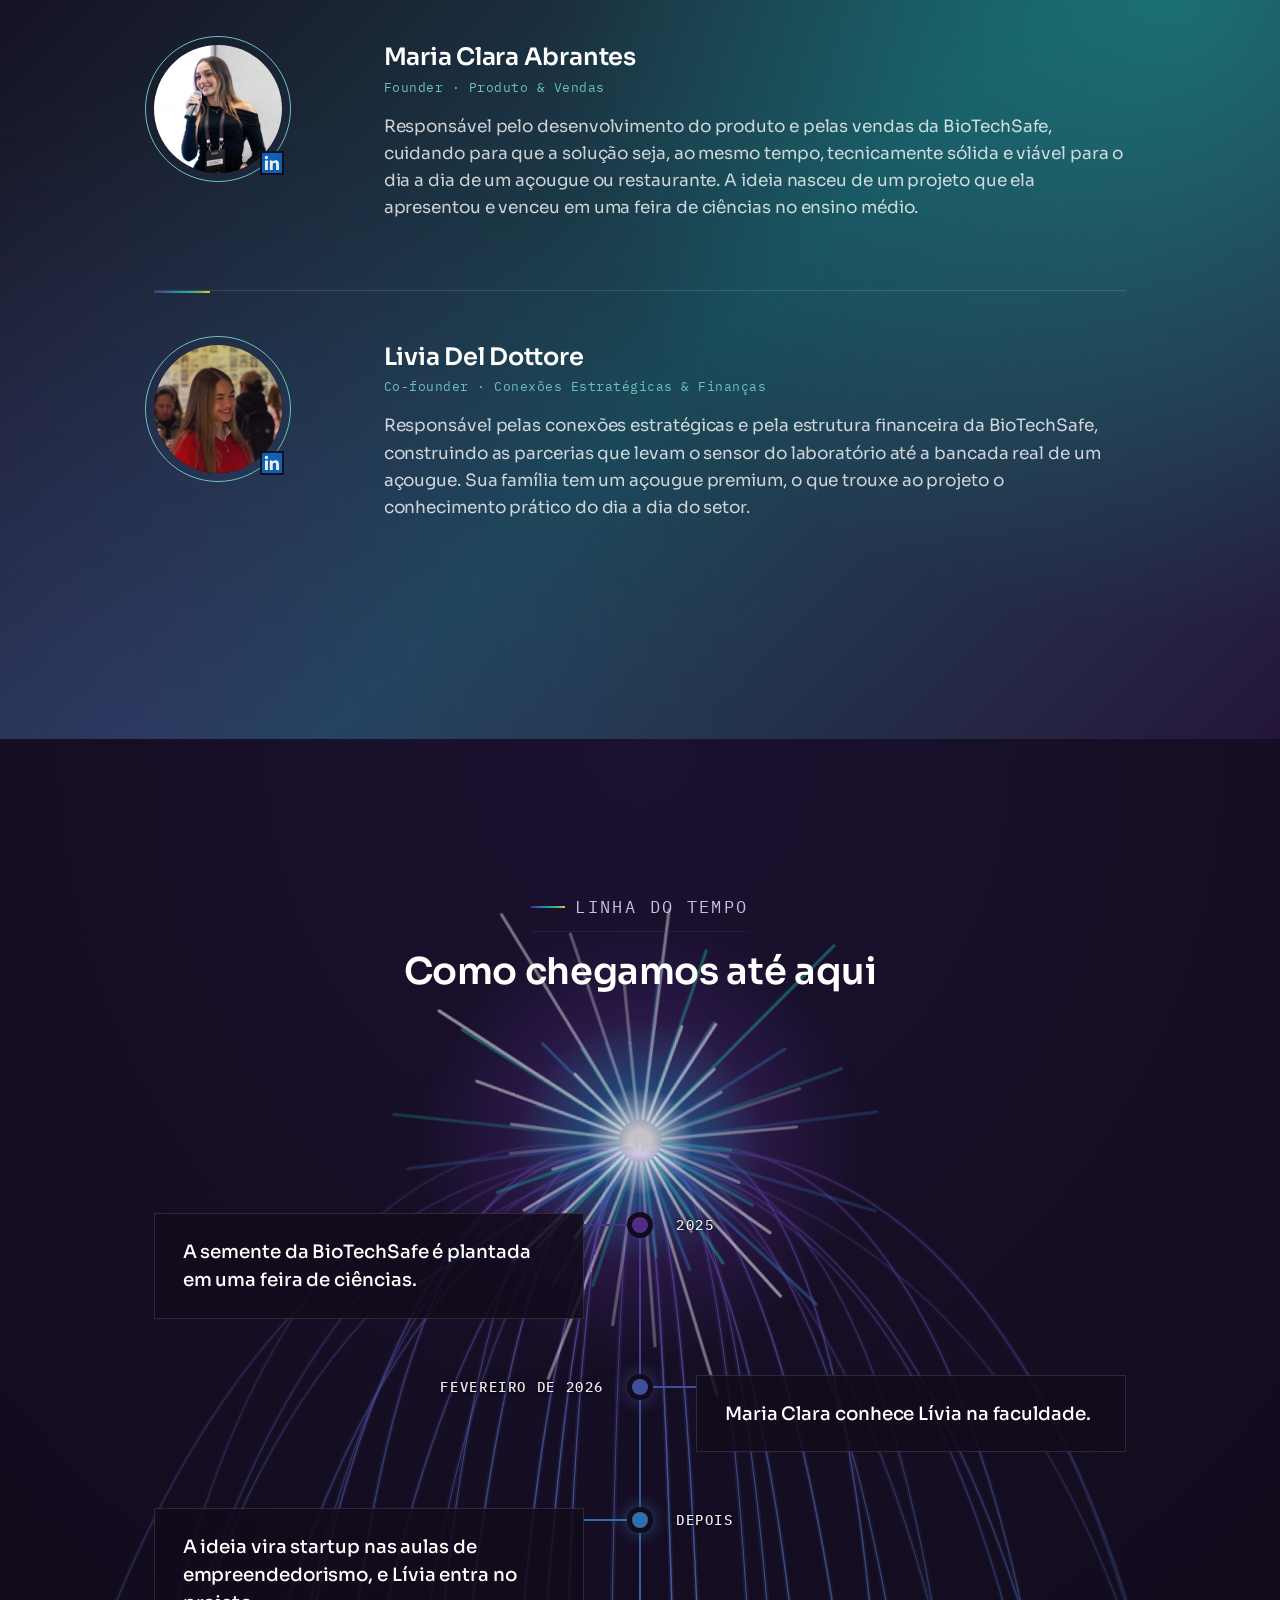
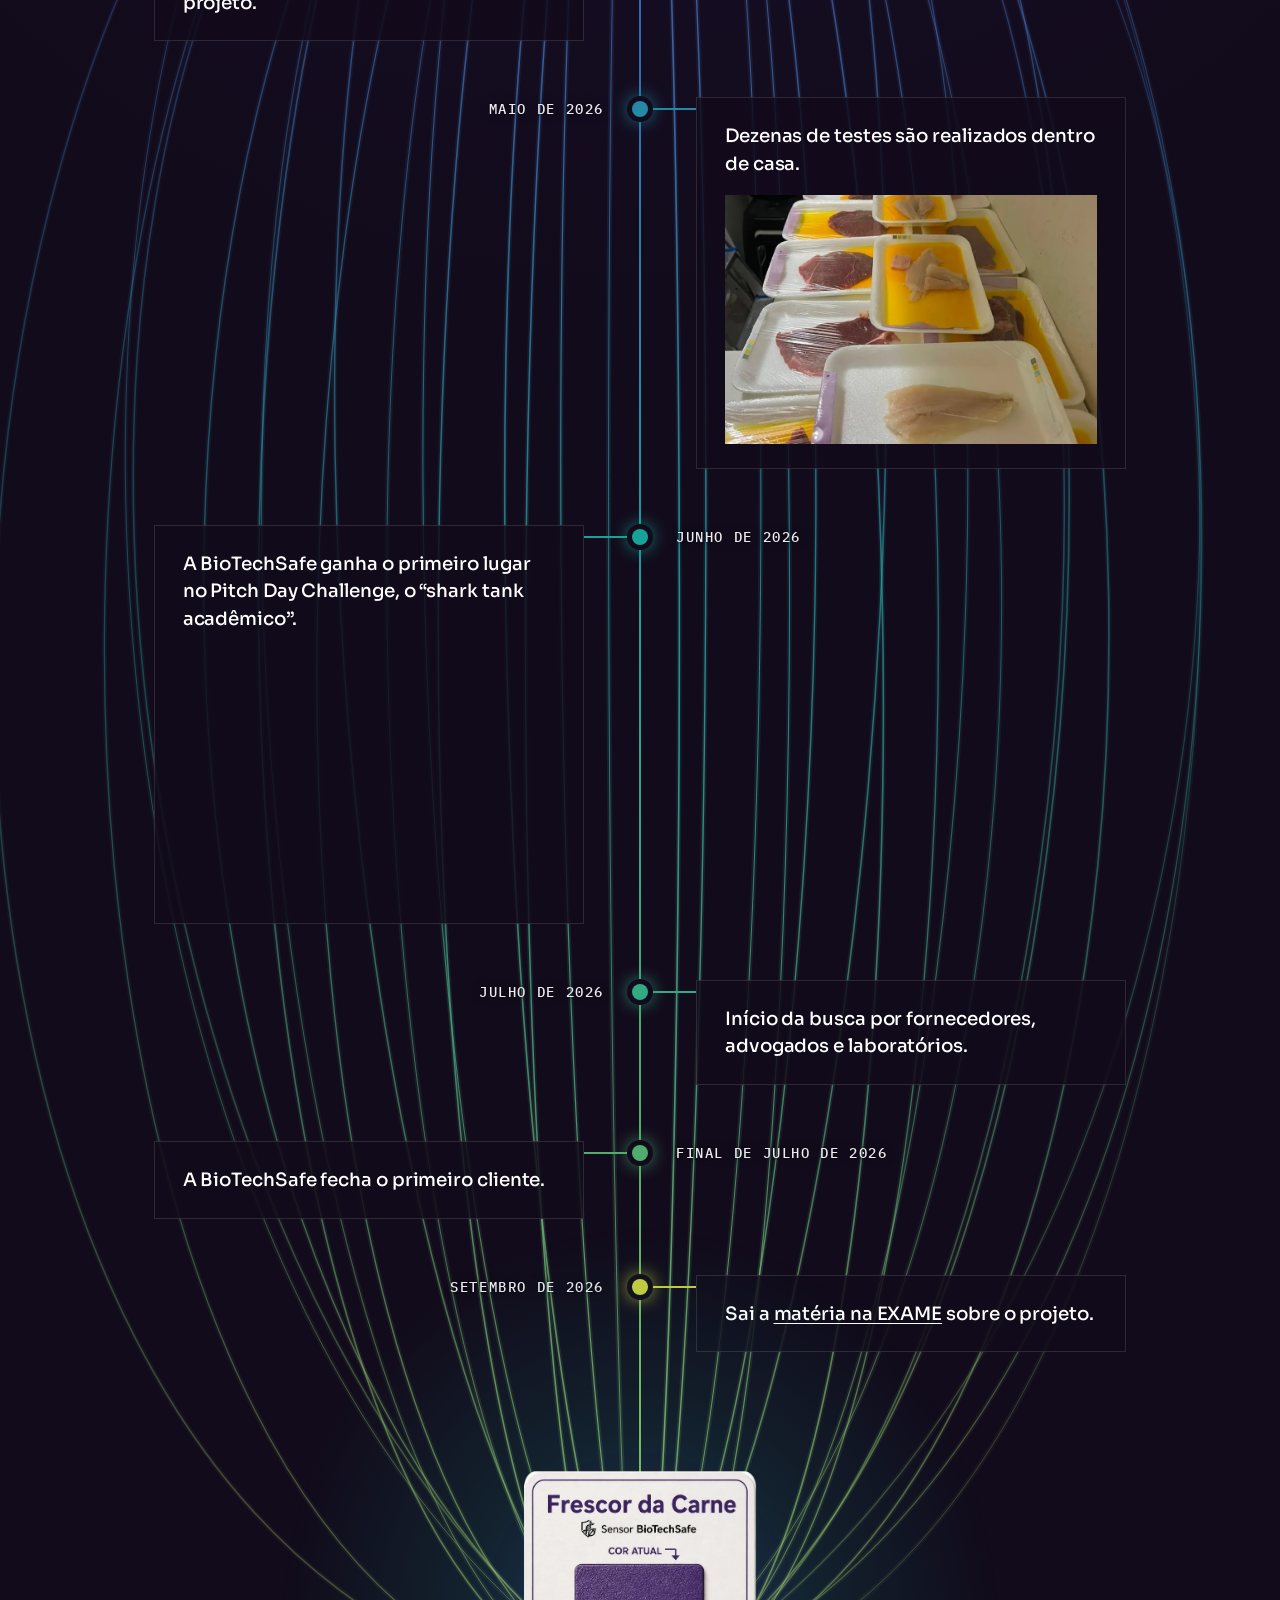
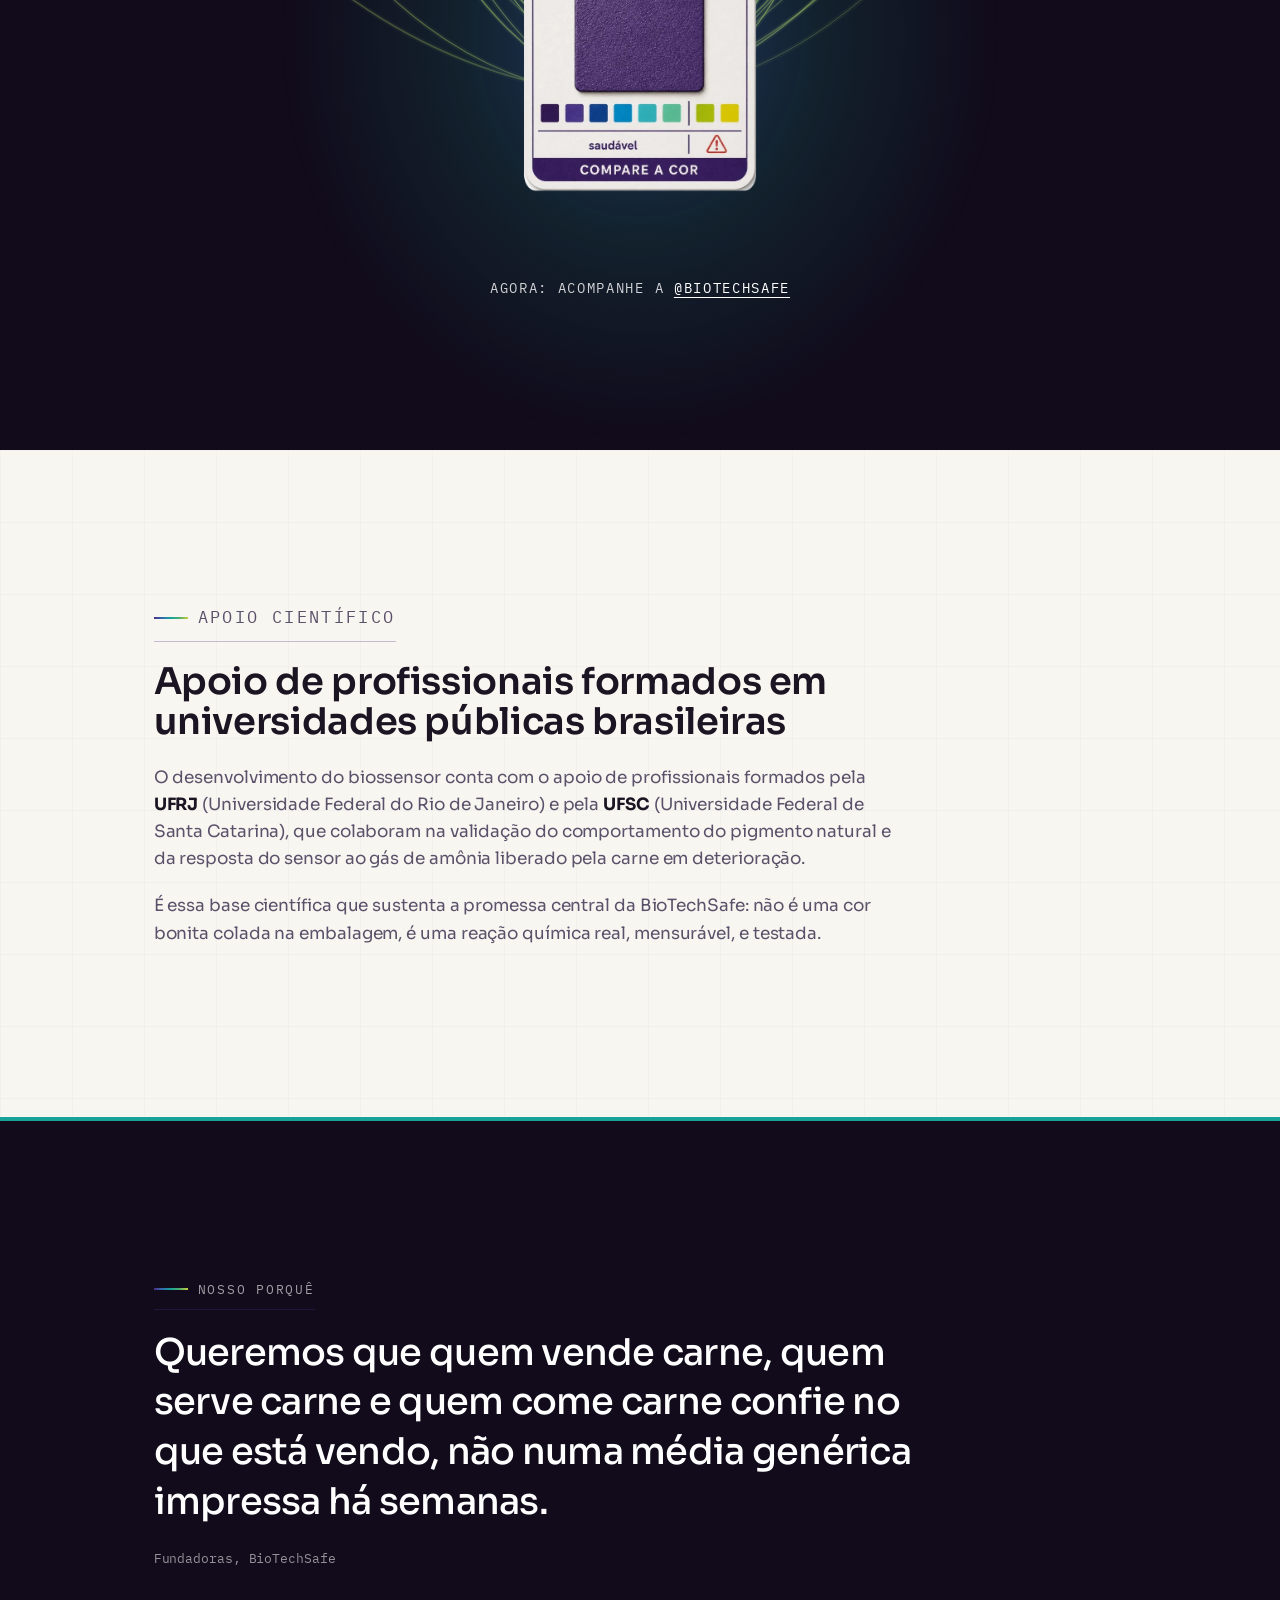
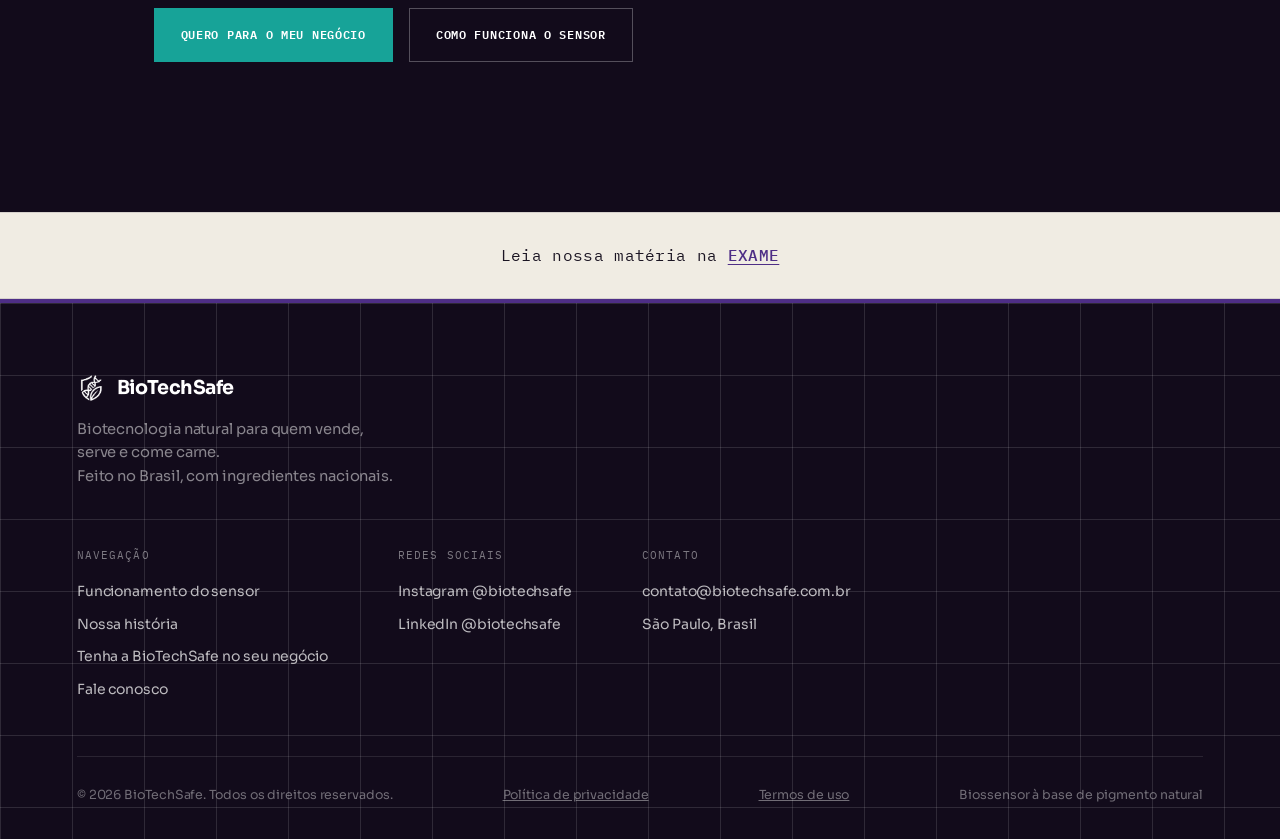
<file: sobre.html>
<!doctype html>
<html lang="pt-BR">
<head>
<meta charset="UTF-8">
<meta name="viewport" content="width=device-width, initial-scale=1">
<title>Nossa história | BioTechSafe</title>
<meta name="description" content="Conheça a história da BioTechSafe: Maria Clara Abrantes e Livia Del Dottore, com apoio de profissionais formados pela UFRJ e pela UFSC.">
<link rel="canonical" href="https://www.biotechsafe.com.br/sobre.html">
<link rel="icon" href="/favicon.ico" sizes="48x48">
<link rel="icon" type="image/png" href="/assets/favicon.png?v=2">
<link rel="apple-touch-icon" href="/assets/apple-touch-icon.png">
<meta property="og:type" content="website">
<meta property="og:locale" content="pt_BR">
<meta property="og:site_name" content="BioTechSafe">
<meta property="og:title" content="Nossa história | BioTechSafe">
<meta property="og:description" content="Conheça a história da BioTechSafe: Maria Clara Abrantes e Livia Del Dottore, com apoio de profissionais formados pela UFRJ e pela UFSC.">
<meta property="og:url" content="https://www.biotechsafe.com.br/sobre.html">
<meta property="og:image" content="https://www.biotechsafe.com.br/assets/og-image.jpg">
<meta property="og:image:width" content="1200">
<meta property="og:image:height" content="630">
<meta property="og:image:alt" content="Logo da BioTechSafe: escudo com DNA e folha">
<meta name="twitter:card" content="summary_large_image">
<meta name="twitter:title" content="Nossa história | BioTechSafe">
<meta name="twitter:description" content="Conheça a história da BioTechSafe: Maria Clara Abrantes e Livia Del Dottore, com apoio de profissionais formados pela UFRJ e pela UFSC.">
<meta name="twitter:image" content="https://www.biotechsafe.com.br/assets/og-image.jpg">
<script type="application/ld+json">
{
  "@context": "https://schema.org",
  "@graph": [
    {
      "@type": "WebPage",
      "@id": "https://www.biotechsafe.com.br/sobre.html#webpage",
      "name": "Nossa história | BioTechSafe",
      "description": "Conheça a história da BioTechSafe: Maria Clara Abrantes e Livia Del Dottore, com apoio de profissionais formados pela UFRJ e pela UFSC.",
      "url": "https://www.biotechsafe.com.br/sobre.html",
      "inLanguage": "pt-BR",
      "isPartOf": {
        "@id": "https://www.biotechsafe.com.br/#website"
      },
      "about": {
        "@id": "https://www.biotechsafe.com.br/#organization"
      }
    },
    {
      "@type": "BreadcrumbList",
      "itemListElement": [
        {
          "@type": "ListItem",
          "position": 1,
          "name": "Início",
          "item": "https://www.biotechsafe.com.br/"
        },
        {
          "@type": "ListItem",
          "position": 2,
          "name": "Nossa história",
          "item": "https://www.biotechsafe.com.br/sobre.html"
        }
      ]
    }
  ]
}
</script>
<link rel="stylesheet" href="styles.css">
</head>
<body class="page-sobre">

<div class="progress-bar" id="progressBar"></div>

<nav class="nav on-dark" id="nav">
  <a href="/" class="nav__brand">
    <img src="assets/logo-symbol.png" alt="" aria-hidden="true">
    <span>BioTechSafe</span>
  </a>
  <button class="nav__toggle" id="navToggle" aria-label="Abrir menu" aria-expanded="false" aria-controls="navLinks">
    <span></span><span></span><span></span>
  </button>
  <ul class="nav__links" id="navLinks">
    <li class="nav__dropdown">
      <button type="button" class="nav__dropdown-trigger" aria-haspopup="true" aria-expanded="false">Conheça <span class="nav__dropdown-caret" aria-hidden="true">▾</span></button>
      <ul class="nav__dropdown-menu">
        <li><a href="sobre.html">Nossa história</a></li>
        <li><a href="como-funciona.html">Como funciona</a></li>
      </ul>
    </li>
    <li><a href="duvidas-frequentes.html">Perguntas frequentes</a></li>
    <li><a href="negocio.html">Para o seu negócio</a></li>
    <li><a href="negocio.html#contato" class="nav__cta">Adquira o sensor</a></li>
  </ul>
  <div class="nav__backdrop" id="navBackdrop"></div>
</nav>

<header class="page-hero page-hero--about">
  <div class="wrap">
    <a href="/" class="breadcrumb">← Voltar para a página inicial</a>
    <h1 class="page-hero--about__title reveal is-visible">Duas fundadoras jovens. Um problema real. Um sonho.</h1>
    <p class="page-hero--about__subtitle reveal is-visible">A BioTechSafe nasceu do encontro entre biotecnologia aplicada e um problema que qualquer açougueiro reconhece na hora: a validade genérica nunca contou a história inteira.</p>
  </div>
</header>

<section class="section--pad section--paper section--origem">
  <div class="wrap">
    <div class="content-block reveal">
      <p class="eyebrow">A origem</p>
      <h2>Por que a BioTechSafe existe</h2>
      <p>O ponto de partida foi simples de enxergar e difícil de aceitar: prazos de validade são uma média genérica. Eles não consideram falhas de temperatura, variações no transporte, nem a condição real de cada peça de carne. Na prática, isso significa carne boa jogada fora por precaução, e carne comprometida vendida como seguindo dentro do prazo impresso.</p>
      <p>A partir desse problema, a BioTechSafe passou a desenvolver um biossensor natural, à base de um pigmento extraído de uma fruta brasileira, capaz de mostrar o estado real de cada embalagem, sem abrir o pacote. A primeira fase do negócio é B2B, voltada a açougues e restaurantes premium, com um piloto já em andamento junto a um açougue parceiro.</p>
    </div>
  </div>
</section>

<section class="section--pad section--fundadoras">
  <div class="wrap">
    <div class="bio reveal reveal-delay-1">
      <div class="avatar-lg">
        <img src="assets/maria-clara-avatar.webp" width="320" height="320" loading="lazy" decoding="async" alt="Maria Clara Abrantes">
        <a class="linkedin-badge" href="https://www.linkedin.com/in/maria-clara-abrantes-52b7083a9/" target="_blank" rel="noopener" aria-label="LinkedIn de Maria Clara Abrantes"><svg viewBox="0 0 24 24" width="20" height="20" aria-hidden="true"><rect width="24" height="24" fill="#0A66C2"/><path fill="#fff" d="M20.45 20.45h-3.55v-5.57c0-1.33-.02-3.04-1.85-3.04-1.85 0-2.14 1.45-2.14 2.94v5.67H9.36V9h3.41v1.56h.05c.47-.9 1.63-1.85 3.36-1.85 3.6 0 4.27 2.37 4.27 5.45v6.29zM5.34 7.43a2.06 2.06 0 1 1 0-4.12 2.06 2.06 0 0 1 0 4.12zM7.12 20.45H3.56V9h3.56v11.45z"/></svg></a>
      </div>
      <div>
        <h3>Maria Clara Abrantes</h3>
        <span class="role">Founder · Produto &amp; Vendas</span>
        <p>Responsável pelo desenvolvimento do produto e pelas vendas da BioTechSafe, cuidando para que a solução seja, ao mesmo tempo, tecnicamente sólida e viável para o dia a dia de um açougue ou restaurante. A ideia nasceu de um projeto que ela apresentou e venceu em uma feira de ciências no ensino médio.</p>
      </div>
    </div>

    <div class="bio reveal reveal-delay-2">
      <div class="avatar-lg">
        <img src="assets/livia-avatar.webp" width="320" height="320" loading="lazy" decoding="async" alt="Livia Del Dottore">
        <a class="linkedin-badge" href="https://www.linkedin.com/in/l%C3%ADvia-dottore-7a60b03b8/" target="_blank" rel="noopener" aria-label="LinkedIn de Livia Del Dottore"><svg viewBox="0 0 24 24" width="20" height="20" aria-hidden="true"><rect width="24" height="24" fill="#0A66C2"/><path fill="#fff" d="M20.45 20.45h-3.55v-5.57c0-1.33-.02-3.04-1.85-3.04-1.85 0-2.14 1.45-2.14 2.94v5.67H9.36V9h3.41v1.56h.05c.47-.9 1.63-1.85 3.36-1.85 3.6 0 4.27 2.37 4.27 5.45v6.29zM5.34 7.43a2.06 2.06 0 1 1 0-4.12 2.06 2.06 0 0 1 0 4.12zM7.12 20.45H3.56V9h3.56v11.45z"/></svg></a>
      </div>
      <div>
        <h3>Livia Del Dottore</h3>
        <span class="role">Co-founder · Conexões Estratégicas &amp; Finanças</span>
        <p>Responsável pelas conexões estratégicas e pela estrutura financeira da BioTechSafe, construindo as parcerias que levam o sensor do laboratório até a bancada real de um açougue. Sua família tem um açougue premium, o que trouxe ao projeto o conhecimento prático do dia a dia do setor.</p>
      </div>
    </div>
  </div>
</section>

<section class="section--pad section--dark timeline-section" id="linha-do-tempo">
  <div class="wrap">
    <div class="content-block reveal">
      <p class="eyebrow">Linha do tempo</p>
      <h2>Como chegamos até aqui</h2>
    </div>

    <div class="timeline-field" id="timelineField">
      <svg class="timeline-field__rays" aria-hidden="true"></svg>
      <div class="timeline-field__spine" aria-hidden="true"></div>
      <div class="timeline-field__burst" aria-hidden="true"></div>

      <ol class="timeline">
        <li class="timeline__item">
          <time class="timeline__date">2025</time>
          <div class="timeline__card">
            <p>A semente da BioTechSafe é plantada em uma feira de ciências.</p>
          </div>
        </li>
        <li class="timeline__item">
          <time class="timeline__date">Fevereiro de 2026</time>
          <div class="timeline__card">
            <p>Maria Clara conhece Lívia na faculdade.</p>
          </div>
        </li>
        <li class="timeline__item">
          <time class="timeline__date">Depois</time>
          <div class="timeline__card">
            <p>A ideia vira startup nas aulas de empreendedorismo, e Lívia entra no projeto.</p>
          </div>
        </li>
        <li class="timeline__item">
          <time class="timeline__date">Maio de 2026</time>
          <div class="timeline__card">
            <p>Dezenas de testes são realizados dentro de casa.</p>
            <img src="assets/testes-em-casa.webp" width="900" height="1200" loading="lazy" decoding="async" alt="Bandejas de isopor com carnes embaladas em filme plástico e o sensor colado, alinhadas durante os testes feitos em casa">
          </div>
        </li>
        <li class="timeline__item">
          <time class="timeline__date">Junho de 2026</time>
          <div class="timeline__card">
            <p>A BioTechSafe ganha o primeiro lugar no Pitch Day Challenge, o “shark tank acadêmico”.</p>
            <img src="assets/sobre-hero.webp" width="1000" height="667" loading="lazy" decoding="async" alt="Maria Clara e Livia segurando os troféus de primeiro lugar do Pitch Day Challenge">
          </div>
        </li>
        <li class="timeline__item">
          <time class="timeline__date">Julho de 2026</time>
          <div class="timeline__card">
            <p>Início da busca por fornecedores, advogados e laboratórios.</p>
          </div>
        </li>
        <li class="timeline__item">
          <time class="timeline__date">Final de julho de 2026</time>
          <div class="timeline__card">
            <p>A BioTechSafe fecha o primeiro cliente.</p>
          </div>
        </li>
        <li class="timeline__item">
          <time class="timeline__date">Setembro de 2026</time>
          <div class="timeline__card">
            <p>Sai a <a href="https://exame.com/carreira/de-colegas-de-sala-a-socias-aos-18-anos-elas-criam-startup-com-cliente-ja-fechado/" target="_blank" rel="noopener">matéria na EXAME</a> sobre o projeto.</p>
          </div>
        </li>
      </ol>

      <div class="timeline-sensor">
        <div class="timeline-sensor__float">
          <div class="timeline-sensor__spin">
            <div class="timeline-sensor__face"><img class="timeline-sensor__front" src="assets/sensor-card-cut.webp" width="675" height="900" decoding="async" alt="Cartão do sensor BioTechSafe com escala visual de frescor da carne"></div>
            <div class="timeline-sensor__back" aria-hidden="true"></div>
          </div>
        </div>
      </div>

      <p class="timeline-follow">Agora: acompanhe a <a href="https://instagram.com/biotechsafe" target="_blank" rel="noopener">@biotechsafe</a></p>
    </div>
  </div>
</section>

<section class="section--pad section--paper">
  <div class="wrap">
    <div class="content-block reveal">
      <p class="eyebrow">Apoio científico</p>
      <h2>Apoio de profissionais formados em universidades públicas brasileiras</h2>
      <p>O desenvolvimento do biossensor conta com o apoio de profissionais formados pela <strong>UFRJ</strong> (Universidade Federal do Rio de Janeiro) e pela <strong>UFSC</strong> (Universidade Federal de Santa Catarina), que colaboram na validação do comportamento do pigmento natural e da resposta do sensor ao gás de amônia liberado pela carne em deterioração.</p>
      <p>É essa base científica que sustenta a promessa central da BioTechSafe: não é uma cor bonita colada na embalagem, é uma reação química real, mensurável, e testada.</p>
    </div>
  </div>
</section>

<section class="section--pad quote-feature">
  <div class="wrap">
    <p class="eyebrow reveal">Nosso porquê</p>
    <blockquote class="quote-feature__text reveal reveal-delay-1">Queremos que quem vende carne, quem serve carne e quem come carne confie no que está vendo, não numa média genérica impressa há semanas.</blockquote>
    <span class="quote-feature__cite reveal reveal-delay-1">Fundadoras, BioTechSafe</span>

    <div class="quote-feature__actions reveal reveal-delay-2">
      <a href="negocio.html" class="btn btn--primary">Quero para o meu negócio</a>
      <a href="como-funciona.html" class="btn btn--ghost btn--on-dark">Como funciona o sensor</a>
    </div>
  </div>
</section>

<!-- ============ PRESS MENTION ============ -->
<section class="press-mention" aria-labelledby="pressMentionText">
  <p id="pressMentionText">Leia nossa matéria na <a href="https://exame.com/carreira/de-colegas-de-sala-a-socias-aos-18-anos-elas-criam-startup-com-cliente-ja-fechado/" target="_blank" rel="noopener">EXAME</a></p>
</section>

<footer class="footer">
  <div class="footer__top">
    <div>
      <div class="footer__brand">
        <img src="assets/logo-symbol.png" alt="" aria-hidden="true">
        <span>BioTechSafe</span>
      </div>
      <p class="footer__tag">Biotecnologia natural para quem vende, serve e come carne.<br>Feito no Brasil, com ingredientes nacionais.</p>
    </div>
    <div class="footer__cols">
      <div class="footer__col">
        <h5>Navegação</h5>
        <a href="como-funciona.html">Funcionamento do sensor</a>
        <a href="sobre.html">Nossa história</a>
        <a href="negocio.html">Tenha a BioTechSafe no seu negócio</a>
        <a href="negocio.html#contato">Fale conosco</a>
      </div>
      <div class="footer__col">
        <h5>Redes sociais</h5>
        <a href="https://instagram.com/biotechsafe" target="_blank" rel="noopener">Instagram @biotechsafe</a>
        <a href="https://linkedin.com/company/biotechsafe" target="_blank" rel="noopener">LinkedIn @biotechsafe</a>
      </div>
      <div class="footer__col">
        <h5>Contato</h5>
        <a href="mailto:contato@biotechsafe.com.br">contato@biotechsafe.com.br</a>
        <span>São Paulo, Brasil</span>
      </div>
    </div>
  </div>
  <div class="footer__bottom">
    <span>© 2026 BioTechSafe. Todos os direitos reservados.</span>
    <a href="privacidade.html">Política de privacidade</a>
    <a href="termos.html">Termos de uso</a>
    <span>Biossensor à base de pigmento natural</span>
  </div>
</footer>

<script src="script.js"></script>
</body>
</html>
</file>
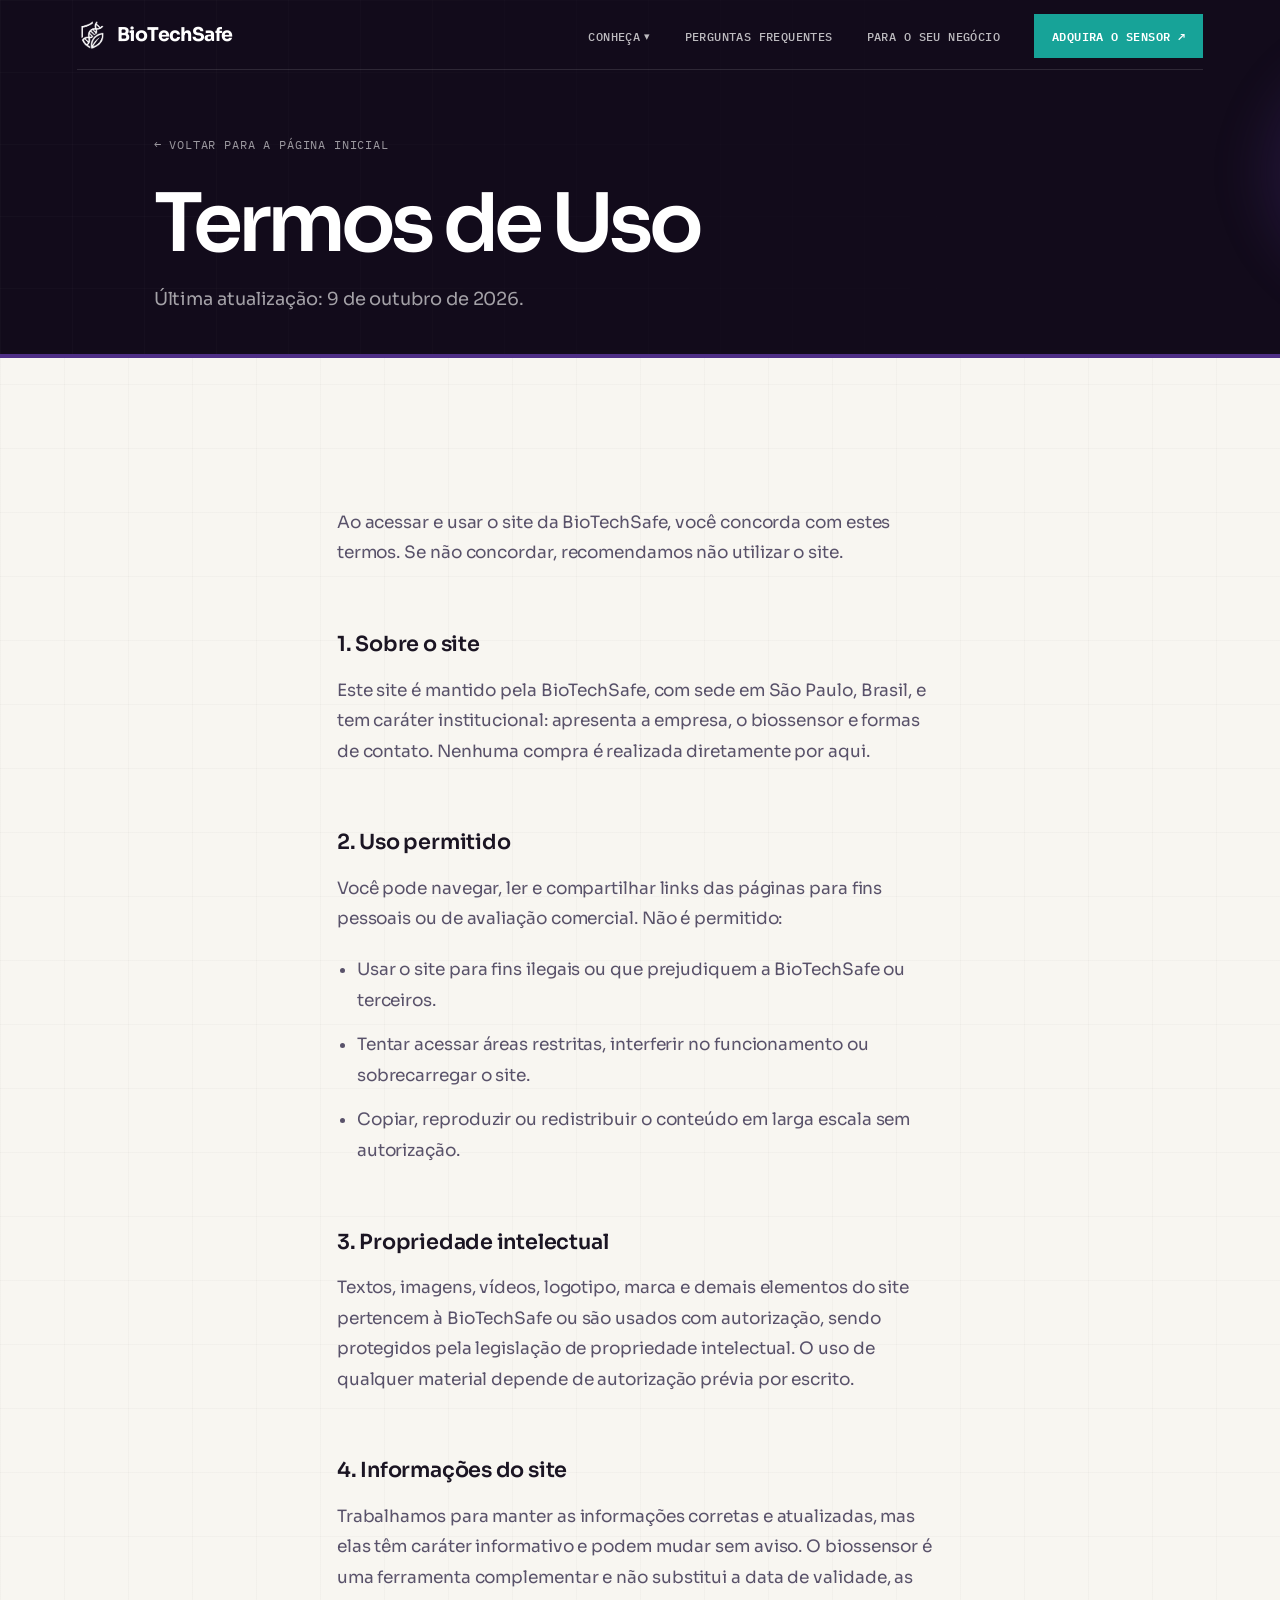
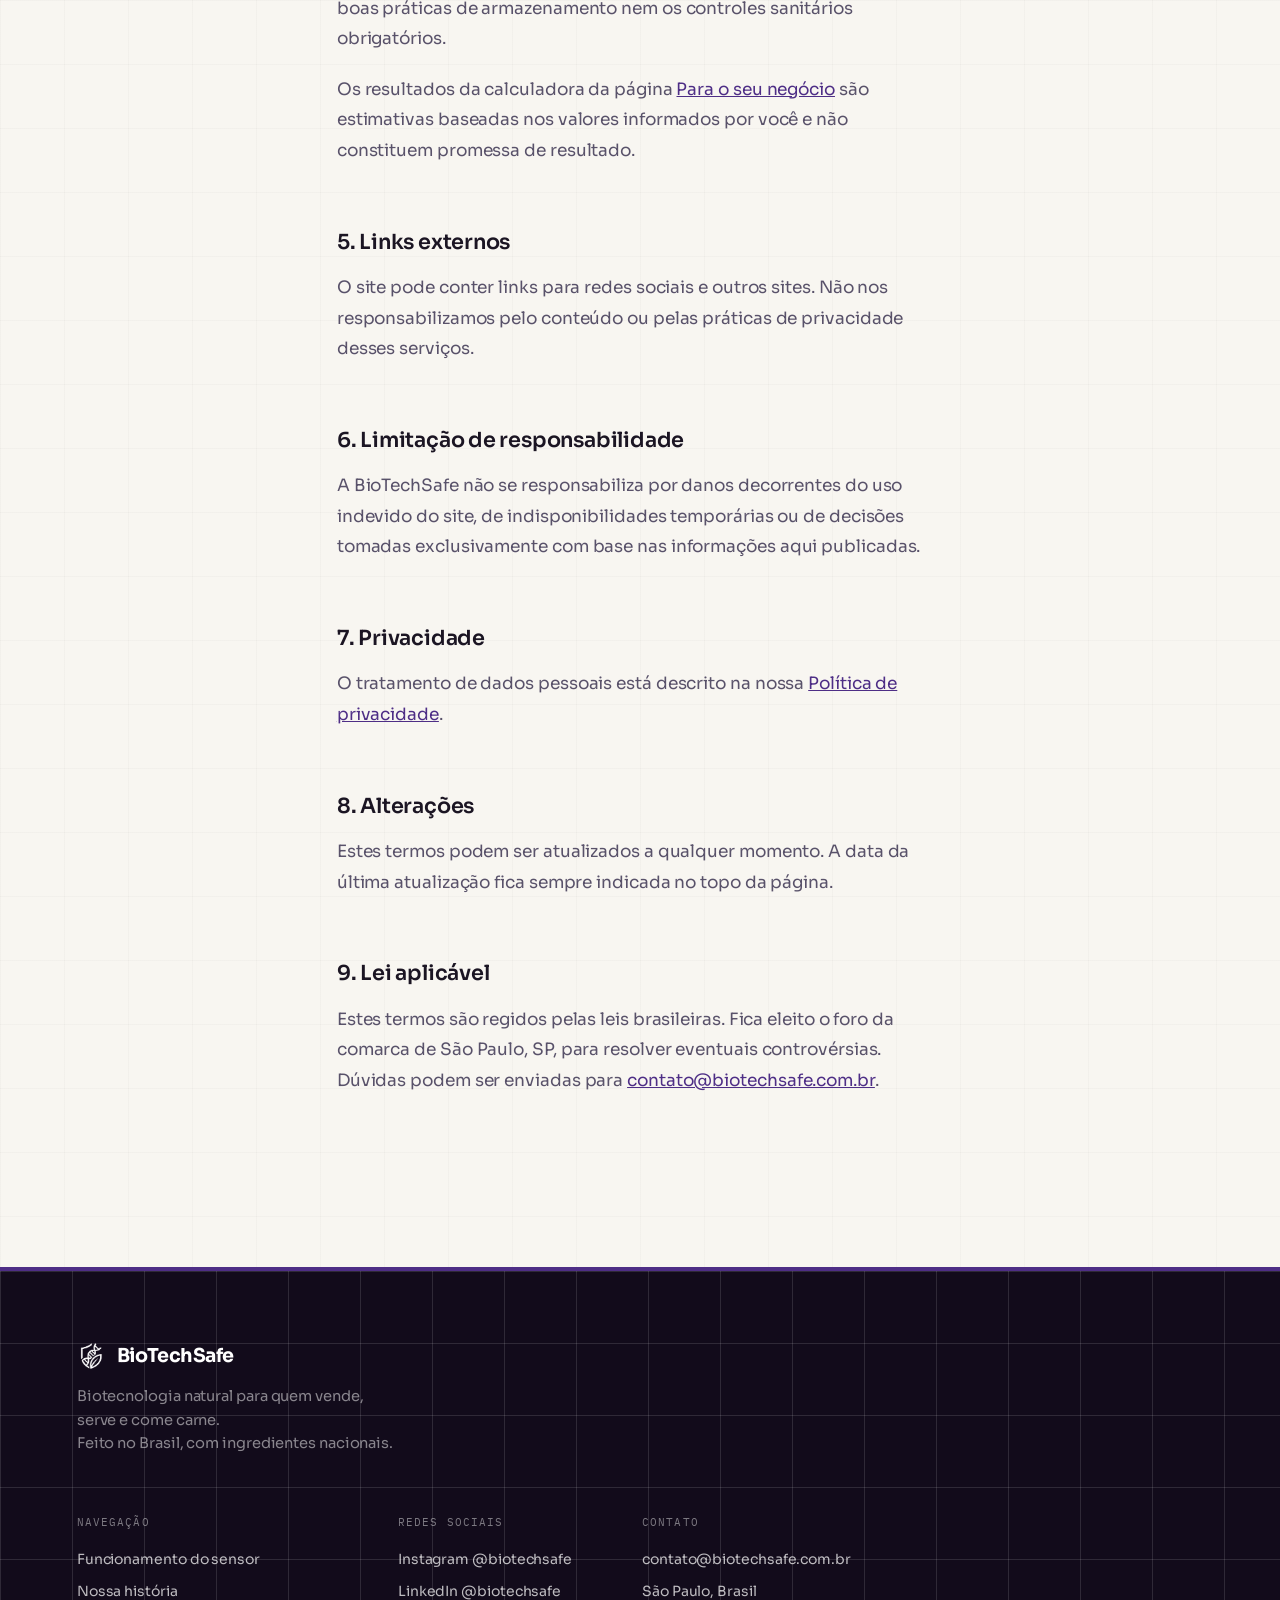
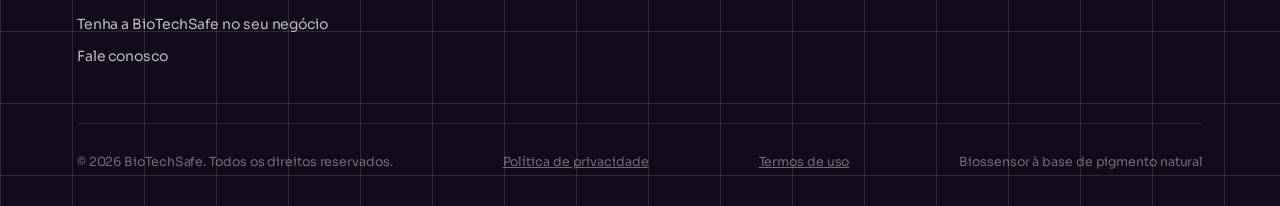
<file: termos.html>
<!doctype html>
<html lang="pt-BR">
<head>
<meta charset="UTF-8">
<meta name="viewport" content="width=device-width, initial-scale=1">
<title>Termos de uso | BioTechSafe</title>
<meta name="description" content="Conheça as condições de uso do site da BioTechSafe.">
<link rel="canonical" href="https://www.biotechsafe.com.br/termos.html">
<link rel="icon" href="/favicon.ico" sizes="48x48">
<link rel="icon" type="image/png" href="/assets/favicon.png?v=2">
<link rel="apple-touch-icon" href="/assets/apple-touch-icon.png">
<meta property="og:type" content="website">
<meta property="og:locale" content="pt_BR">
<meta property="og:site_name" content="BioTechSafe">
<meta property="og:title" content="Termos de uso | BioTechSafe">
<meta property="og:description" content="Conheça as condições de uso do site da BioTechSafe.">
<meta property="og:url" content="https://www.biotechsafe.com.br/termos.html">
<meta property="og:image" content="https://www.biotechsafe.com.br/assets/og-image.jpg">
<script type="application/ld+json">
{
  "@context": "https://schema.org",
  "@graph": [
    {
      "@type": "WebPage",
      "@id": "https://www.biotechsafe.com.br/termos.html#webpage",
      "name": "Termos de uso | BioTechSafe",
      "description": "Conheça as condições de uso do site da BioTechSafe.",
      "url": "https://www.biotechsafe.com.br/termos.html",
      "inLanguage": "pt-BR",
      "isPartOf": { "@id": "https://www.biotechsafe.com.br/#website" },
      "about": { "@id": "https://www.biotechsafe.com.br/#organization" }
    },
    {
      "@type": "BreadcrumbList",
      "itemListElement": [
        { "@type": "ListItem", "position": 1, "name": "Início", "item": "https://www.biotechsafe.com.br/" },
        { "@type": "ListItem", "position": 2, "name": "Termos de uso", "item": "https://www.biotechsafe.com.br/termos.html" }
      ]
    }
  ]
}
</script>
<link rel="stylesheet" href="styles.css">
</head>
<body class="page-termos">

<div class="progress-bar" id="progressBar"></div>

<nav class="nav on-dark" id="nav">
  <a href="/" class="nav__brand">
    <img src="assets/logo-symbol.png" alt="" aria-hidden="true">
    <span>BioTechSafe</span>
  </a>
  <button class="nav__toggle" id="navToggle" aria-label="Abrir menu" aria-expanded="false" aria-controls="navLinks">
    <span></span><span></span><span></span>
  </button>
  <ul class="nav__links" id="navLinks">
    <li class="nav__dropdown">
      <button type="button" class="nav__dropdown-trigger" aria-haspopup="true" aria-expanded="false">Conheça <span class="nav__dropdown-caret" aria-hidden="true">▾</span></button>
      <ul class="nav__dropdown-menu">
        <li><a href="sobre.html">Nossa história</a></li>
        <li><a href="como-funciona.html">Como funciona</a></li>
      </ul>
    </li>
    <li><a href="duvidas-frequentes.html">Perguntas frequentes</a></li>
    <li><a href="negocio.html">Para o seu negócio</a></li>
    <li><a href="negocio.html#contato" class="nav__cta">Adquira o sensor</a></li>
  </ul>
  <div class="nav__backdrop" id="navBackdrop"></div>
</nav>

<header class="page-hero page-hero--faq">
  <div class="wrap">
    <a href="/" class="breadcrumb">← Voltar para a página inicial</a>
    <h1 class="reveal is-visible">Termos de Uso</h1>
    <p class="reveal is-visible">Última atualização: 9 de outubro de 2026.</p>
  </div>
</header>

<section class="section--pad">
  <div class="wrap legal">
    <p>Ao acessar e usar o site da BioTechSafe, você concorda com estes termos. Se não concordar, recomendamos não utilizar o site.</p>

    <h2>1. Sobre o site</h2>
    <p>Este site é mantido pela BioTechSafe, com sede em São Paulo, Brasil, e tem caráter institucional: apresenta a empresa, o biossensor e formas de contato. Nenhuma compra é realizada diretamente por aqui.</p>

    <h2>2. Uso permitido</h2>
    <p>Você pode navegar, ler e compartilhar links das páginas para fins pessoais ou de avaliação comercial. Não é permitido:</p>
    <ul>
      <li>Usar o site para fins ilegais ou que prejudiquem a BioTechSafe ou terceiros.</li>
      <li>Tentar acessar áreas restritas, interferir no funcionamento ou sobrecarregar o site.</li>
      <li>Copiar, reproduzir ou redistribuir o conteúdo em larga escala sem autorização.</li>
    </ul>

    <h2>3. Propriedade intelectual</h2>
    <p>Textos, imagens, vídeos, logotipo, marca e demais elementos do site pertencem à BioTechSafe ou são usados com autorização, sendo protegidos pela legislação de propriedade intelectual. O uso de qualquer material depende de autorização prévia por escrito.</p>

    <h2>4. Informações do site</h2>
    <p>Trabalhamos para manter as informações corretas e atualizadas, mas elas têm caráter informativo e podem mudar sem aviso. O biossensor é uma ferramenta complementar e não substitui a data de validade, as boas práticas de armazenamento nem os controles sanitários obrigatórios.</p>
    <p>Os resultados da calculadora da página <a href="negocio.html">Para o seu negócio</a> são estimativas baseadas nos valores informados por você e não constituem promessa de resultado.</p>

    <h2>5. Links externos</h2>
    <p>O site pode conter links para redes sociais e outros sites. Não nos responsabilizamos pelo conteúdo ou pelas práticas de privacidade desses serviços.</p>

    <h2>6. Limitação de responsabilidade</h2>
    <p>A BioTechSafe não se responsabiliza por danos decorrentes do uso indevido do site, de indisponibilidades temporárias ou de decisões tomadas exclusivamente com base nas informações aqui publicadas.</p>

    <h2>7. Privacidade</h2>
    <p>O tratamento de dados pessoais está descrito na nossa <a href="privacidade.html">Política de privacidade</a>.</p>

    <h2>8. Alterações</h2>
    <p>Estes termos podem ser atualizados a qualquer momento. A data da última atualização fica sempre indicada no topo da página.</p>

    <h2>9. Lei aplicável</h2>
    <p>Estes termos são regidos pelas leis brasileiras. Fica eleito o foro da comarca de São Paulo, SP, para resolver eventuais controvérsias. Dúvidas podem ser enviadas para <a href="mailto:contato@biotechsafe.com.br">contato@biotechsafe.com.br</a>.</p>
  </div>
</section>

<footer class="footer">
  <div class="footer__top">
    <div>
      <div class="footer__brand">
        <img src="assets/logo-symbol.png" alt="" aria-hidden="true">
        <span>BioTechSafe</span>
      </div>
      <p class="footer__tag">Biotecnologia natural para quem vende, serve e come carne.<br>Feito no Brasil, com ingredientes nacionais.</p>
    </div>
    <div class="footer__cols">
      <div class="footer__col">
        <h5>Navegação</h5>
        <a href="como-funciona.html">Funcionamento do sensor</a>
        <a href="sobre.html">Nossa história</a>
        <a href="negocio.html">Tenha a BioTechSafe no seu negócio</a>
        <a href="negocio.html#contato">Fale conosco</a>
      </div>
      <div class="footer__col">
        <h5>Redes sociais</h5>
        <a href="https://instagram.com/biotechsafe" target="_blank" rel="noopener">Instagram @biotechsafe</a>
        <a href="https://linkedin.com/company/biotechsafe" target="_blank" rel="noopener">LinkedIn @biotechsafe</a>
      </div>
      <div class="footer__col">
        <h5>Contato</h5>
        <a href="mailto:contato@biotechsafe.com.br">contato@biotechsafe.com.br</a>
        <span>São Paulo, Brasil</span>
      </div>
    </div>
  </div>
  <div class="footer__bottom">
    <span>© 2026 BioTechSafe. Todos os direitos reservados.</span>
    <a href="privacidade.html">Política de privacidade</a>
    <a href="termos.html">Termos de uso</a>
    <span>Biossensor à base de pigmento natural</span>
  </div>
</footer>

<script src="script.js"></script>
</body>
</html>
</file>
<file: styles.css>
/* ============================================================
   BioTechSafe Design System
   ============================================================ */

@import url('https://fonts.googleapis.com/css2?family=IBM+Plex+Mono:wght@400;500&family=Sora:wght@400;500;600;700&family=IBM+Plex+Serif:wght@400;500&display=swap');

:root {
  /* Freshness gradient, sampled from the sensor's real color scale */
  --c-plum:    #241335;
  --c-purple:  #4E2E86;
  --c-blue:    #2E6FB0;
  --c-teal:    #17A398;
  --c-green:   #4FAE6D;
  --c-yellow:  #C7CE3E;
  --c-alert:   #E0483A;

  --gradient-fresh: linear-gradient(90deg, var(--c-purple), var(--c-blue), var(--c-teal), var(--c-green), var(--c-yellow));

  /* Per-page accent, matches each page's home-card color. Overridden per body class below. */
  --page-accent: var(--c-purple);

  --paper:     #F8F6F1;
  --paper-dim: #F0ECE3;
  --ink:       #1B1523;
  --ink-soft:  #59526A;
  --line:      rgba(27, 21, 35, 0.12);

  --night:     #120B1B;
  --night-2:   #1B1130;

  --line-dark: rgba(255, 255, 255, 0.12);
  --surface-dark: rgba(255, 255, 255, 0.045);
  --surface-light: rgba(255, 255, 255, 0.72);

  --font-display: 'Sora', 'Helvetica Neue', Arial, sans-serif;
  --font-body: 'Sora', 'Helvetica Neue', Arial, sans-serif;
  --font-mono: 'IBM Plex Mono', ui-monospace, monospace;

  --container: 1200px;
  --edge: clamp(24px, 6vw, 96px);

  --ease: cubic-bezier(0.16, 1, 0.3, 1);
}

* { box-sizing: border-box; }
html { scroll-behavior: smooth; }
@media (prefers-reduced-motion: reduce) {
  html { scroll-behavior: auto; }
  *, *::before, *::after { animation-duration: 0.001ms !important; animation-iteration-count: 1 !important; transition-duration: 0.001ms !important; scroll-behavior: auto !important; }
}

body {
  margin: 0;
  background: var(--paper);
  color: var(--ink);
  font-family: var(--font-body);
  font-size: 17px;
  line-height: 1.6;
  -webkit-font-smoothing: antialiased;
  overflow-x: hidden;
}

img { max-width: 100%; display: block; }
a { color: inherit; }

::selection { background: var(--c-purple); color: #fff; }

/* ---------- Layout helpers ---------- */
.wrap {
  max-width: var(--container);
  margin: 0 auto;
  padding: 0 var(--edge);
}

.eyebrow {
  font-family: var(--font-mono);
  font-size: 12.5px;
  letter-spacing: 0.14em;
  text-transform: uppercase;
  color: var(--page-accent);
  display: inline-flex;
  align-items: center;
  gap: 10px;
  margin: 0 0 18px;
}
.eyebrow::before {
  content: '';
  width: 22px;
  height: 1.5px;
  background: var(--gradient-fresh);
  display: inline-block;
}
.section--dark .eyebrow { color: #C9BEE8; }

h1, h2, h3, h4 {
  font-family: var(--font-display);
  font-weight: 500;
  line-height: 1.08;
  margin: 0;
  letter-spacing: -0.01em;
}

p { margin: 0; }

.btn {
  display: inline-flex;
  align-items: center;
  gap: 10px;
  padding: 16px 30px;
  border-radius: 0;
  font-family: var(--font-body);
  font-weight: 600;
  font-size: 15.5px;
  text-decoration: none;
  border: 1px solid transparent;
  cursor: pointer;
  transition: transform 0.35s var(--ease), box-shadow 0.35s var(--ease), background 0.35s var(--ease);
}
.btn:hover { transform: scale(1.05); }
.btn--primary {
  background: var(--c-purple);
  color: #fff;
  box-shadow: 0 8px 24px -8px rgba(78, 46, 134, 0.55);
}
.btn--ghost {
  background: transparent;
  border-color: var(--line);
  color: var(--ink);
}
.btn--on-dark { border-color: rgba(255,255,255,0.28); color: #fff; }

/* ---------- Scroll progress bar ---------- */
.progress-bar {
  position: fixed;
  top: 0; left: 0;
  height: 3px;
  width: 100%;
  background: var(--gradient-fresh);
  transform-origin: left;
  transform: scaleX(0);
  z-index: 200;
}

/* ---------- Nav ---------- */
.nav {
  position: fixed;
  top: 0; left: 0; right: 0;
  z-index: 100;
  display: flex;
  align-items: center;
  justify-content: space-between;
  padding: 22px var(--edge);
  transition: background 0.4s var(--ease), padding 0.4s var(--ease), border-color 0.4s var(--ease), backdrop-filter 0.4s var(--ease);
  border-bottom: 1px solid transparent;
}
.nav.is-scrolled {
  background: rgba(248, 246, 241, 0.86);
  backdrop-filter: blur(14px) saturate(1.4);
  padding-top: 14px;
  padding-bottom: 14px;
  border-color: var(--line);
}
.nav__brand { display: flex; align-items: center; gap: 10px; text-decoration: none; }
.nav__brand img {
  width: 30px;
  height: 30px;
  object-fit: contain;
}
.nav__brand span {
  font-family: var(--font-display);
  font-weight: 600;
  font-size: 19px;
  color: var(--ink);
  letter-spacing: -0.01em;
}
.nav.on-dark:not(.is-scrolled) .nav__brand span { color: #fff; }
.nav.on-dark:not(.is-scrolled) .nav__brand img { filter: brightness(0) invert(1); }

.nav__links {
  display: flex;
  align-items: center;
  gap: 34px;
  list-style: none;
  margin: 0; padding: 0;
}
.nav__links a,
.nav__dropdown-trigger {
  text-decoration: none;
  font-size: 14.5px;
  font-weight: 500;
  color: var(--ink-soft);
  transition: color 0.25s;
}
.nav.on-dark:not(.is-scrolled) .nav__links a,
.nav.on-dark:not(.is-scrolled) .nav__dropdown-trigger { color: rgba(255,255,255,0.72); }
@media (hover: hover) {
  .nav__links a:hover,
  .nav__dropdown-trigger:hover { color: var(--c-purple); }
  .nav.on-dark:not(.is-scrolled) .nav__links a:hover,
  .nav.on-dark:not(.is-scrolled) .nav__dropdown-trigger:hover { color: #fff; }
}

.nav__dropdown { position: relative; }
.nav__dropdown-trigger {
  display: inline-flex;
  align-items: center;
  gap: 4px;
  padding: 0;
  border: none;
  background: none;
  font-family: inherit;
  cursor: pointer;
}
.nav__dropdown-caret { font-size: 11px; transition: transform 0.25s var(--ease); }
.nav__dropdown:hover .nav__dropdown-caret,
.nav__dropdown:focus-within .nav__dropdown-caret { transform: translateY(1px) rotate(180deg); }
.nav__dropdown-menu {
  position: absolute;
  top: 100%;
  left: 50%;
  transform: translateX(-50%) translateY(6px);
  min-width: 190px;
  margin: 0;
  padding: 16px 8px 8px;
  list-style: none;
  background: var(--paper);
  border: 1px solid var(--line);
  border-radius: 0;
  box-shadow: 0 16px 36px rgba(18, 11, 27, 0.14);
  opacity: 0;
  visibility: hidden;
  pointer-events: none;
  transition: opacity 0.2s var(--ease), transform 0.2s var(--ease), visibility 0.2s;
}
.nav__dropdown:hover .nav__dropdown-menu,
.nav__dropdown:focus-within .nav__dropdown-menu {
  opacity: 1;
  visibility: visible;
  pointer-events: auto;
  transform: translateX(-50%) translateY(0);
  transition-delay: 0s;
}
.nav__dropdown-menu li { width: auto; }
.nav__dropdown-menu a {
  display: block;
  padding: 9px 10px;
  white-space: nowrap;
  font-size: 14.5px;
  font-weight: 500;
  color: var(--ink-soft) !important;
}
@media (hover: hover) {
  .nav__dropdown-menu a:hover { color: var(--c-purple) !important; }
}
.nav__cta {
  padding: 10px 22px !important;
  border-radius: 0;
  background: var(--c-teal);
  color: #fff !important;
  font-weight: 600 !important;
}
.nav__toggle {
  display: none;
  flex-direction: column;
  justify-content: center;
  gap: 5px;
  width: 30px;
  height: 22px;
  padding: 0;
  border: none;
  background: transparent;
  cursor: pointer;
  z-index: 160;
}
.nav__toggle span {
  display: block;
  width: 100%;
  height: 2px;
  background: var(--ink);
  transition: transform 0.3s var(--ease), opacity 0.3s var(--ease), background 0.25s;
}
.nav.on-dark:not(.is-scrolled) .nav__toggle span { background: #fff; }
.nav.is-open .nav__toggle span { background: var(--ink); }
.nav.is-open .nav__toggle span:nth-child(1) { transform: translateY(7px) rotate(45deg); }
.nav.is-open .nav__toggle span:nth-child(2) { opacity: 0; }
.nav.is-open .nav__toggle span:nth-child(3) { transform: translateY(-7px) rotate(-45deg); }

.nav__backdrop {
  display: none;
}

@media (max-width: 860px) {
  .nav__toggle { display: flex; }

  .nav__links {
    display: flex;
    position: fixed;
    top: 0; right: 0;
    height: 100dvh;
    width: min(78vw, 320px);
    flex-direction: column;
    align-items: flex-start;
    justify-content: flex-start;
    gap: 4px;
    margin: 0;
    padding: 100px 32px 40px;
    background: var(--paper);
    border-left: 1px solid var(--line);
    transform: translateX(100%);
    transition: transform 0.4s var(--ease);
    z-index: 150;
    overflow-y: auto;
  }
  .nav.is-open .nav__links { transform: translateX(0); }

  .nav__links li { width: 100%; }
  .nav__links a:not(.nav__cta) {
    display: block;
    padding: 14px 0;
    font-size: 1.05rem;
    color: var(--ink) !important;
    border-bottom: 1px solid var(--line);
  }
  .nav__links .nav__cta {
    margin-top: 16px;
    display: inline-block;
  }

  .nav__dropdown-trigger {
    display: block;
    width: 100%;
    padding: 14px 0;
    font-size: 1.05rem;
    color: var(--ink) !important;
    border-bottom: 1px solid var(--line);
    text-align: left;
  }
  .nav__dropdown-menu,
  .nav__dropdown:hover .nav__dropdown-menu,
  .nav__dropdown:focus-within .nav__dropdown-menu {
    position: static;
    opacity: 1;
    visibility: visible;
    pointer-events: auto;
    transform: none;
    margin: 0;
    padding: 0 0 0 16px;
    border: none;
    box-shadow: none;
    background: transparent;
  }
  .nav__dropdown-menu a {
    padding: 12px 0;
    font-size: 1rem;
    color: var(--ink) !important;
    border-bottom: 1px solid var(--line);
  }

  .nav__backdrop {
    display: block;
    position: fixed;
    inset: 0;
    background: rgba(18, 11, 27, 0.45);
    opacity: 0;
    pointer-events: none;
    transition: opacity 0.35s ease;
    z-index: 140;
  }
  .nav.is-open .nav__backdrop { opacity: 1; pointer-events: auto; }
}

/* ============================================================
   STEPPED SCROLL CHAPTERS
   ============================================================ */
html {
  scroll-snap-type: y mandatory;
}
/* Released once the user reaches "Para o seu negócio": that section is
   taller than the viewport and nothing after it is a snap target, so
   mandatory snapping would otherwise trap scrolling there. */
html.snap-released {
  scroll-snap-type: none;
}
@media (prefers-reduced-motion: reduce) {
  html { scroll-snap-type: none; }
}

.chapters {
  position: relative;
  isolation: isolate;
}

/* Keep the waves behind the sensor and text, inside the five chapters. */
.chapter-waves {
  position: absolute;
  inset: 0;
  z-index: 1;
  pointer-events: none;
}
.chapter-waves__canvas {
  position: sticky;
  top: 0;
  display: block;
  width: 100%;
  height: 100svh;
  /* Keep the reading area quiet while the waves gather around the sensor. */
  mask-image: radial-gradient(ellipse 42% 38% at 28% 50%, rgba(0,0,0,0.08) 0%, rgba(0,0,0,0.12) 55%, rgba(0,0,0,0.65) 85%, #000 115%);
}
@media (max-width: 600px) {
  .chapter-waves__canvas {
    opacity: 0.72;
    mask-image: radial-gradient(ellipse 54% 42% at 26% 50%, rgba(0,0,0,0.06) 0%, rgba(0,0,0,0.12) 65%, #000 120%);
  }
}
@media (prefers-reduced-motion: reduce) {
  .chapter-waves { display: none; }
}

/* Gives the mandatory snap a landing spot right after the last chapter,
   otherwise it pulls the page back and traps scrolling on chapter 5.
   scroll-snap-stop guarantees a single scroll can't skip past it. */
.snap-after-chapters {
  scroll-snap-align: start;
  scroll-snap-stop: always;
}

.chapter {
  position: relative;
  min-height: 100svh;
  display: grid;
  grid-template-columns: minmax(0, 62%) minmax(0, 38%);
  align-items: center;
  background: var(--night);
  color: #fff;
  padding: 120px var(--edge) 90px;
  scroll-snap-align: start;
  scroll-snap-stop: always;
  overflow: hidden;
}
.chapter::before {
  content: '';
  position: absolute;
  inset: 0;
  background: radial-gradient(60% 55% at 82% 30%, var(--chapter-color, var(--c-purple)) 0%, transparent 70%);
  opacity: 0.22;
  transition: opacity 0.6s ease;
  pointer-events: none;
}
.chapter__inner {
  position: relative;
  z-index: 52;
  width: 100%;
  max-width: 680px;
  justify-self: center;
  padding: 0 clamp(18px, 3vw, 44px);
  text-align: center;
}
.chapter__inner h1,
.chapter__inner h2 {
  color: #fff;
}
.chapter__inner h1 {
  font-family: 'IBM Plex Serif', var(--font-display);
  font-size: clamp(2.4rem, 5vw, 4.2rem);
  font-weight: 400;
  color: #fff;
}
.chapter__inner h1 em {
  font-style: normal;
  font-weight: inherit;
  color: inherit;
}
.chapter__inner h2 { font-size: clamp(2.1rem, 4.2vw, 3.3rem); max-width: 620px; }
.chapter__inner p.chapter__sub {
  margin-top: 28px;
  margin-left: auto;
  margin-right: auto;
  font-size: 1.1rem;
  color: rgba(255,255,255,0.68);
  max-width: 480px;
}
.chapter__inner p.chapter__sub + p.chapter__statement {
  margin-top: 28px;
}
.chapter__inner p.chapter__statement {
  font-family: var(--font-display);
  font-weight: 400;
  font-size: clamp(1.5rem, 3vw, 2.3rem);
  line-height: 1.45;
  max-width: 620px;
  margin-left: auto;
  margin-right: auto;
  color: rgba(255,255,255,0.92);
}

.hero__eyebrow {
  font-family: var(--font-mono);
  font-size: 12.5px;
  letter-spacing: 0.16em;
  text-transform: uppercase;
  color: var(--c-teal);
  display: flex;
  align-items: center;
  justify-content: center;
  gap: 10px;
  margin-bottom: 38px;
}
.hero__eyebrow::before {
  content: '';
  width: 8px; height: 8px;
  border-radius: 50%;
  background: var(--c-teal);
  box-shadow: 0 0 0 4px rgba(23,163,152,0.35);
}

.hero__wordmark {
  display: flex;
  align-items: center;
  justify-content: center;
  gap: 14px;
  margin-top: 40px;
}
.hero__wordmark img { height: 34px; width: auto; filter: brightness(0) invert(1); opacity: 0.95; }
.hero__wordmark span {
  font-family: var(--font-display);
  font-size: 1.5rem;
  font-weight: 600;
  letter-spacing: -0.01em;
}

/* ---- full sensor card: scroll motion inside a fixed entrance/exit frame. ---- */
.sensor-float-pos {
  position: fixed;
  top: 50%;
  left: 75%;
  transform: translate(-50%, -50%);
  z-index: 50;
  opacity: 0;
  transition: opacity 0.45s ease;
  pointer-events: none;
}
.sensor-float-pos.is-visible { opacity: 1; }
.sensor-float-pos.is-visible.is-leaving {
  opacity: 0;
}

/* Carries the scroll-driven zoom into the swatches (createSensorZoom). Scales
   from its top-left corner so the math does not depend on how the card is centered. */
.sensor-zoom { transform-origin: 0 0; }

.sensor-float {
  position: relative;
  width: clamp(245px, 27vw, 390px);
  /* Leave room for navigation and a small sway, including short windows. */
  max-width: max(80px, calc(75svh - 120px));
  aspect-ratio: 3 / 4;
  isolation: isolate;
  filter: drop-shadow(0 3px 2px rgba(0,0,0,0.24));
  transform-origin: 50% 55%;
}
.sensor-float::before,
.sensor-float::after {
  content: '';
  position: absolute;
  inset: 6.25% 8.6% 8.15%;
  border-radius: 6%;
  pointer-events: none;
}
.sensor-float::before {
  z-index: -1;
  background: #000;
  filter: blur(22px);
  opacity: var(--sensor-shadow-opacity, 0.44);
  transform: translate3d(var(--sensor-shadow-x, 10px), var(--sensor-shadow-y, 28px), 0)
    scale(var(--sensor-shadow-scale, 1));
}
.sensor-float::after {
  background: linear-gradient(125deg, rgba(255,255,255,0.3), transparent 42%, rgba(0,0,0,0.16));
  box-shadow: inset 1px 1px 1px rgba(255,255,255,0.45);
  opacity: var(--sensor-sheen-opacity, 0.35);
}
@media (prefers-reduced-motion: no-preference) {
  .sensor-float-pos.is-visible:not(.is-leaving) .sensor-float { will-change: transform; }
}
@media (prefers-reduced-motion: reduce) {
  .sensor-float-pos .sensor-float { transform: none !important; will-change: auto; }
  .sensor-float-pos { transition-duration: 0.01ms; }
}

.sensor-float__card {
  position: absolute;
  inset: 0;
  width: 100%;
  height: 100%;
  object-fit: contain;
  /* Removes the photographed white canvas and follows the label silhouette. */
  clip-path: inset(6.25% 8.6% 8.15% 8.6% round 5%);
  /* Keep the rounded crop stable while the card moves. */
  transform: translateZ(0);
  backface-visibility: hidden;
}

/* The overlay follows only the large central swatch in sensor-card.webp. */
.sensor-float__color {
  position: absolute;
  left: 26.67%;
  top: 31.11%;
  width: 46.07%;
  height: 34.33%;
  border-radius: 6%;
  background-color: var(--c-purple);
  opacity: 0;
  transition: background-color 0.85s ease, opacity 0.85s ease;
  overflow: hidden;
}

.sensor-float__color::after {
  content: '';
  position: absolute;
  inset: 0;
  border-radius: inherit;
  background: url('assets/sensor-texture.webp') center / cover no-repeat;
  mix-blend-mode: multiply;
  opacity: 0.92;
  pointer-events: none;
}

/* ---- step dots ---- */
.chapter-dots {
  position: fixed;
  left: clamp(18px, 4vw, 40px);
  top: 50%;
  transform: translateY(-50%);
  z-index: 52;
  display: flex;
  flex-direction: column;
  gap: 12px;
  opacity: 0;
  transition: opacity 0.7s ease;
}
.chapter-dots.is-visible { opacity: 1; }
.chapter-dots .dot {
  appearance: none;
  -webkit-appearance: none;
  display: block;
  width: 7px;
  height: 7px;
  padding: 0;
  margin: 0;
  border: none;
  outline: none;
  border-radius: 50%;
  background: rgba(255,255,255,0.28);
  cursor: pointer;
  transition: background 0.4s ease, transform 0.4s ease;
}
.chapter-dots .dot.is-active {
  background: #fff;
  transform: scale(1.3);
}

.skip-intro {
  position: fixed;
  right: clamp(18px, 4vw, 40px);
  bottom: 24px;
  z-index: 52;
  appearance: none;
  -webkit-appearance: none;
  border: none;
  background: none;
  padding: 0;
  margin: 0;
  cursor: pointer;
  font-family: var(--font-mono);
  font-size: 11px;
  letter-spacing: 0.1em;
  text-transform: uppercase;
  color: rgba(255,255,255,0.45);
  opacity: 0;
  transition: opacity 0.7s ease, color 0.3s ease;
  pointer-events: none;
}
.skip-intro.is-visible { opacity: 1; pointer-events: auto; }
.skip-intro:hover,
.skip-intro:focus-visible { color: rgba(255,255,255,0.9); }

.scroll-cue {
  position: absolute;
  bottom: 34px;
  left: 50%;
  transform: translateX(-50%);
  display: flex;
  flex-direction: column;
  align-items: center;
  gap: 10px;
  font-family: var(--font-mono);
  font-size: 11px;
  letter-spacing: 0.12em;
  text-transform: uppercase;
  color: rgba(255,255,255,0.55);
  z-index: 2;
}
.scroll-cue__line {
  width: 1px;
  height: 34px;
  background: linear-gradient(to bottom, rgba(255,255,255,0.7), transparent);
  animation: scrollcue 1.8s ease-in-out infinite;
}
@keyframes scrollcue {
  0% { transform: scaleY(0.3); transform-origin: top; opacity: 0.3; }
  50% { transform: scaleY(1); transform-origin: top; opacity: 1; }
  100% { transform: scaleY(0.3); transform-origin: bottom; opacity: 0.3; }
}

@media (max-width: 940px) {
  .chapter {
    grid-template-columns: 1fr;
    align-items: flex-start;
    padding-top: 110px;
    padding-left: clamp(18px, 6vw, 56px);
    padding-right: clamp(18px, 3vw, 28px);
  }
  .chapter__inner {
    max-width: 100%;
    padding: 0 clamp(12px, 3vw, 28px);
    text-align: center;
  }
  .chapter__inner p.chapter__sub,
  .chapter__inner p.chapter__statement { margin-left: auto; margin-right: auto; }
  #chapter-2 .chapter__inner,
  #chapter-3 .chapter__inner,
  #chapter-4 .chapter__inner,
  #chapter-5 .chapter__inner { margin-top: 64px; }
  .hero__wordmark { justify-content: center; }
  /* Anchored from the bottom, not a top percentage, so it always sits
     fully on screen in the blank space below the text regardless of how
     tall that text is; it only overlaps text briefly mid-scroll. */
  .sensor-float-pos {
    top: auto;
    bottom: 70px;
    left: 50%;
    right: auto;
    width: clamp(180px, 38vw, 240px);
    transform: translateX(-50%);
    z-index: 60;
  }
  .sensor-float { width: 100%; }
  .chapter-dots { left: auto; right: 16px; top: auto; bottom: 24px; transform: none; flex-direction: row; }
  .skip-intro { right: 16px; bottom: 56px; }
}

@media (max-width: 520px) {
  .chapter__inner h1 { font-size: clamp(1.85rem, 9vw, 2.4rem); }
  .chapter__inner h2 { font-size: clamp(1.65rem, 8vw, 2.1rem); }
  .chapter__inner p.chapter__statement { font-size: clamp(1.2rem, 5.8vw, 1.5rem); }
  .hero__wordmark { gap: 9px; }
  .hero__wordmark img { height: 26px; }
  .hero__wordmark span { font-size: 1.15rem; }
  .sensor-float { width: clamp(112px, 36vw, 150px); }
}

/* ============================================================
   SHARED SECTION STYLES
   ============================================================ */
section { position: relative; }
.section--pad { padding: clamp(90px, 12vw, 150px) var(--edge); }
.section--dark { background: var(--night); color: #fff; }
.section--paper { background: var(--paper); }
.section--dim { background: var(--paper-dim); }
.page-negocio #detalhes { background-color: color-mix(in srgb, var(--c-blue) 10%, var(--paper)); }
.section--tint {
  background: color-mix(in srgb, var(--page-accent) 9%, var(--paper));
  border-top: 1px solid color-mix(in srgb, var(--page-accent) 28%, var(--line));
  border-bottom: 1px solid color-mix(in srgb, var(--page-accent) 28%, var(--line));
}

/* Simple full-color closing statement, no grid/cards */
.quote-feature {
  background: var(--night);
  color: #fff;
  border-top: 4px solid var(--page-accent);
}
.quote-feature .eyebrow { color: rgba(255,255,255,0.6); }
.quote-feature__text {
  max-width: 800px;
  margin: 0;
  font-family: var(--font-display);
  font-weight: 500;
  font-size: clamp(1.5rem, 3.2vw, 2.3rem);
  line-height: 1.35;
  letter-spacing: -0.02em;
  color: #fff;
}
.quote-feature__cite {
  display: block;
  margin-top: 22px;
  font-family: var(--font-mono);
  font-size: 12.5px;
  color: rgba(255,255,255,0.55);
}
.quote-feature__actions {
  margin-top: 40px;
  display: flex;
  gap: 16px;
  flex-wrap: wrap;
}

.home-illustration-flow {
  position: relative;
  background-color: var(--paper);
}

.reveal {
  opacity: 0;
  transform: translateY(28px);
  transition: opacity 0.9s var(--ease), transform 0.9s var(--ease);
}
.reveal.is-visible { opacity: 1; transform: translateY(0); }
.reveal-delay-1 { transition-delay: 0.08s; }
.reveal-delay-2 { transition-delay: 0.16s; }
.reveal-delay-3 { transition-delay: 0.24s; }
.reveal-delay-4 { transition-delay: 0.32s; }

/* ---------- Problem section ---------- */
.problem-section {
  position: relative;
  isolation: isolate;
  overflow: hidden;
  padding-top: clamp(70px, 8vw, 105px);
  padding-bottom: clamp(70px, 8vw, 105px);
  color: #fff;
  border-top: 4px solid var(--page-accent);
  background:
    radial-gradient(circle at 92% 18%, color-mix(in srgb, var(--page-accent) 46%, transparent), transparent 45%),
    radial-gradient(circle at 8% 100%, color-mix(in srgb, var(--c-purple) 34%, transparent), transparent 44%),
    linear-gradient(135deg, var(--night) 0%, color-mix(in srgb, var(--page-accent) 38%, var(--night-2)) 56%, color-mix(in srgb, var(--c-purple) 30%, var(--night)) 100%);
}
.problem-section::before {
  content: '';
  position: absolute;
  inset: 0;
  z-index: -1;
  background-image:
    linear-gradient(rgba(255,255,255,0.04) 1px, transparent 1px),
    linear-gradient(90deg, rgba(255,255,255,0.04) 1px, transparent 1px);
  background-size: 72px 72px;
  -webkit-mask-image: linear-gradient(90deg, transparent, black 58%, black);
  mask-image: linear-gradient(90deg, transparent, black 58%, black);
  pointer-events: none;
}
.problem-section > .wrap { position: relative; z-index: 1; }
.problem-section .eyebrow { color: rgba(255,255,255,0.58); }
.problem-section .eyebrow::before { background: linear-gradient(90deg, var(--page-accent), var(--c-purple)); }
.problem__head {
  display: grid;
  grid-template-columns: minmax(0, 1.2fr) minmax(290px, 0.58fr);
  align-items: end;
  gap: clamp(42px, 8vw, 110px);
}
.problem__lead { max-width: 790px; }
.problem__lead h2 {
  font-size: clamp(2.45rem, 4.8vw, 4.35rem);
  line-height: 1.02;
  letter-spacing: -0.05em;
  color: #fff;
}
.problem__kicker {
  max-width: 520px;
  padding: 2px 0 2px 24px;
  border-left: 3px solid var(--page-accent);
  font-size: clamp(0.98rem, 1.45vw, 1.08rem);
  line-height: 1.7;
  color: rgba(255,255,255,0.62);
}
.problem-section .problem__grid {
  margin-top: clamp(44px, 6vw, 62px);
  display: grid;
  grid-template-columns: 1fr 1fr;
  gap: clamp(34px, 6vw, 76px);
  overflow: visible;
  border: 0;
  background: transparent;
}
.problem-section .problem__card {
  position: relative;
  padding: 28px 0 0;
  border: 0;
  border-top: 1px solid rgba(255,255,255,0.16);
  background: transparent;
}
.problem-section .problem__card::before {
  content: '';
  position: absolute;
  top: -1px;
  left: 0;
  width: 72px;
  height: 3px;
  background: var(--page-accent);
}
.problem-section .problem__card:nth-child(2)::before { background: var(--c-purple); }
.problem-section .problem__card .num {
  display: block;
  margin-bottom: 22px;
  font-family: var(--font-mono);
  font-size: 9.5px;
  letter-spacing: 0.1em;
  text-transform: uppercase;
  color: rgba(255,255,255,0.48);
}
.problem-section .problem__card h3 {
  max-width: 500px;
  margin: 0;
  font-family: var(--font-display);
  font-weight: 600;
  font-size: clamp(1.3rem, 2.2vw, 1.75rem);
  line-height: 1.18;
  letter-spacing: -0.025em;
  color: #fff;
}
.problem-section .problem__card p {
  max-width: 520px;
  margin-top: 14px;
  font-size: 0.92rem;
  line-height: 1.62;
  color: rgba(255,255,255,0.58);
}
.problem-section .problem__verdict {
  display: grid;
  grid-template-columns: minmax(150px, 0.24fr) minmax(0, 1fr);
  align-items: center;
  gap: 32px;
  margin-top: clamp(38px, 5vw, 52px);
  padding: 24px 0;
  border: 0;
  border-top: 1px solid rgba(255,255,255,0.16);
  border-bottom: 1px solid rgba(255,255,255,0.16);
  border-left: 0;
  background: transparent;
  color: #fff;
}
.problem__verdict > span {
  font-family: var(--font-mono);
  font-size: 9.5px;
  letter-spacing: 0.1em;
  text-transform: uppercase;
  color: color-mix(in srgb, var(--page-accent) 65%, white);
}
.problem-section .problem__verdict p {
  font-family: var(--font-display);
  font-size: clamp(1.05rem, 1.9vw, 1.35rem);
  line-height: 1.48;
  color: rgba(255,255,255,0.78);
}
.problem__verdict strong { font-weight: 600; }
.problem__verdict strong.margin { color: #8FD3AD; }
.problem__verdict strong.risk { color: #F08C81; }

@media (max-width: 860px) {
  .problem__head { grid-template-columns: 1fr; gap: 28px; }
  .problem__kicker { max-width: 660px; }
}
@media (max-width: 700px) {
  .problem-section::before { background-size: 48px 48px; }
  .problem-section .problem__grid { grid-template-columns: 1fr; gap: 34px; }
  .problem-section .problem__verdict { grid-template-columns: 1fr; gap: 10px; }
}

/* Bolhas de gás subindo de baixo a cima na seção "Do gás à cor".
   --x posição, --s tamanho, --t tempo da subida, --d atraso negativo (já começam espalhadas). */
@media (prefers-reduced-motion: no-preference) {
  .bubbles {
    position: absolute;
    inset: 0;
    container-type: size; /* habilita cqh: a altura da seção vira a distância da subida */
    pointer-events: none;
  }
  .bubbles span {
    --rise: calc(100cqh + var(--s));
    position: absolute;
    bottom: calc(var(--s) * -1);
    left: var(--x);
    width: var(--s);
    aspect-ratio: 1;
    border: 1px solid rgba(255,255,255,0.3);
    border-radius: 50%;
    background: radial-gradient(circle at 30% 28%, rgba(255,255,255,0.34), rgba(255,255,255,0.06) 45%, transparent 70%);
    animation:
      bubble-rise var(--t) linear var(--d) infinite,
      bubble-sway calc(var(--t) / 3) ease-in-out var(--d) infinite alternate;
  }
  .bubbles span:nth-child(1)  { --x: 3%;  --s: 14px; --t: 12s;   --d: -0.6s; }
  .bubbles span:nth-child(2)  { --x: 8%;  --s: 36px; --t: 18s;   --d: -9.9s; }
  .bubbles span:nth-child(3)  { --x: 14%; --s: 10px; --t: 9s;    --d: -2.7s; }
  .bubbles span:nth-child(4)  { --x: 19%; --s: 22px; --t: 14s;   --d: -11.2s; }
  .bubbles span:nth-child(5)  { --x: 25%; --s: 8px;  --t: 8s;    --d: -1.4s; }
  .bubbles span:nth-child(6)  { --x: 30%; --s: 44px; --t: 20s;   --d: -13.6s; }
  .bubbles span:nth-child(7)  { --x: 36%; --s: 16px; --t: 11s;   --d: -4.6s; }
  .bubbles span:nth-child(8)  { --x: 42%; --s: 12px; --t: 10s;   --d: -9.2s; }
  .bubbles span:nth-child(9)  { --x: 47%; --s: 26px; --t: 16s;   --d: -1.9s; }
  .bubbles span:nth-child(10) { --x: 53%; --s: 10px; --t: 9s;    --d: -5.6s; }
  .bubbles span:nth-child(11) { --x: 58%; --s: 18px; --t: 13s;   --d: -4.7s; }
  .bubbles span:nth-child(12) { --x: 64%; --s: 30px; --t: 17s;   --d: -14.6s; }
  .bubbles span:nth-child(13) { --x: 70%; --s: 12px; --t: 8.5s;  --d: -2s; }
  .bubbles span:nth-child(14) { --x: 75%; --s: 20px; --t: 15s;   --d: -11.1s; }
  .bubbles span:nth-child(15) { --x: 81%; --s: 9px;  --t: 10s;   --d: -4.8s; }
  .bubbles span:nth-child(16) { --x: 86%; --s: 34px; --t: 19s;   --d: -18.6s; }
  .bubbles span:nth-child(17) { --x: 90%; --s: 14px; --t: 12s;   --d: -1s; }
  .bubbles span:nth-child(18) { --x: 94%; --s: 24px; --t: 14s;   --d: -8.1s; }
}
@keyframes bubble-rise { to { transform: translateY(calc(var(--rise) * -1)); } }
@keyframes bubble-sway {
  from { translate: calc(var(--s) * -0.5) 0; }
  to   { translate: calc(var(--s) * 0.5) 0; }
}

/* ---------- Solution / how it works ---------- */
.solution__grid {
  margin-top: 60px;
  display: grid;
  grid-template-columns: 0.95fr 1.05fr;
  gap: clamp(40px, 6vw, 90px);
  align-items: center;
}
.solution__copy p {
  font-size: 1.08rem;
  color: var(--ink-soft);
  margin-bottom: 20px;
}
.solution__copy p:last-of-type { margin-bottom: 0; }
.solution__copy strong { color: var(--ink); font-weight: 600; }

.scale {
  margin-top: 34px;
  padding: 22px 24px;
  border-radius: 0;
  border: 1px solid var(--line);
  background: #fff;
}
.scale__label {
  display: flex;
  justify-content: space-between;
  font-family: var(--font-mono);
  font-size: 11px;
  letter-spacing: 0.08em;
  text-transform: uppercase;
  color: var(--ink-soft);
  margin-bottom: 10px;
}
.scale__bar {
  height: 10px;
  border-radius: 0;
  background: var(--gradient-fresh);
}
.scale__states {
  display: flex;
  justify-content: space-between;
  margin-top: 12px;
  font-size: 13px;
  font-weight: 600;
}
.scale__states span:first-child { color: var(--c-purple); }
.scale__states span:nth-child(2) { color: var(--c-teal); }
.scale__states span:last-child { color: #A79A17; }

.solution__visual {
  position: relative;
}
.solution__visual img {
  border-radius: 0;
  box-shadow: 0 40px 80px -30px rgba(27,21,35,0.35);
}
.solution__caption {
  margin-top: 16px;
  font-family: var(--font-mono);
  font-size: 12px;
  color: var(--ink-soft);
  letter-spacing: 0.02em;
}

.link-arrow {
  display: inline-flex;
  align-items: center;
  gap: 8px;
  margin-top: 34px;
  font-weight: 600;
  font-size: 15px;
  color: var(--c-purple);
  text-decoration: none;
}
.link-arrow .arrow { transition: transform 0.3s var(--ease); }
.link-arrow:hover .arrow { transform: translateX(5px); }

@media (max-width: 900px) {
  .solution__grid { grid-template-columns: 1fr; }
  .solution__visual { order: -1; }
}

/* ---------- Clientes: açougue / restaurante (selecionável) ---------- */
.clientes {
  background: var(--paper);
  color: var(--ink);
  border-top: 1px solid var(--line);
  box-shadow: 0 -40px 60px -50px rgba(18, 11, 27, 0.6);
}
.clientes--purple {
  isolation: isolate;
  overflow: hidden;
  background:
    radial-gradient(circle at 85% 12%, rgba(46,111,176,0.34), transparent 34%),
    radial-gradient(circle at 10% 88%, rgba(23,163,152,0.16), transparent 30%),
    linear-gradient(135deg, var(--c-plum) 0%, var(--c-purple) 52%, var(--night-2) 100%);
  color: #fff;
  border-top-color: transparent;
}
.clientes--purple::before {
  content: '';
  position: absolute;
  inset: 0;
  z-index: -1;
  background-image:
    linear-gradient(var(--line-dark) 1px, transparent 1px),
    linear-gradient(90deg, var(--line-dark) 1px, transparent 1px);
  background-size: 72px 72px;
  opacity: 0.24;
  -webkit-mask-image: linear-gradient(135deg, black, transparent 78%);
  mask-image: linear-gradient(135deg, black, transparent 78%);
  pointer-events: none;
}
.clientes--purple::after {
  content: '';
  position: absolute;
  z-index: -1;
  width: 420px;
  height: 420px;
  right: -250px;
  bottom: -250px;
  border: 1px solid rgba(255,255,255,0.12);
  transform: rotate(45deg);
  pointer-events: none;
}
.clientes--purple .eyebrow { color: rgba(255,255,255,0.76); }
.clientes--purple .eyebrow::before { background: rgba(255,255,255,0.76); }
.clientes__head {
  display: grid;
  grid-template-columns: minmax(0, 1.1fr) minmax(0, 0.9fr);
  align-items: center;
  gap: 56px;
}
.clientes__head-text h2 { font-size: clamp(2.1rem, 4.2vw, 3.2rem); color: var(--ink); }
.clientes__head-text p { margin-top: 22px; font-size: 1.12rem; color: var(--ink-soft); max-width: 480px; }
.clientes__head-media img {
  width: 100%;
  border-radius: 0;
  border: 2px solid rgba(78, 46, 134, 0.42);
  outline: 1px solid rgba(255, 255, 255, 0.88);
  outline-offset: -8px;
  box-shadow: 0 30px 60px -30px rgba(27, 21, 35, 0.35);
}
@media (max-width: 860px) {
  .clientes__head { grid-template-columns: 1fr; gap: 30px; }
  .clientes__head-media { order: -1; }
}

.clientes__grid {
  margin-top: 60px;
  display: grid;
  grid-template-columns: 1fr 1fr;
  gap: 26px;
}
.clientes__card {
  display: block;
  text-align: left;
  text-decoration: none;
  cursor: pointer;
  position: relative;
  padding: 34px 32px 30px;
  border-radius: 0;
  background: #fff;
  border: 1px solid var(--line);
  font-family: var(--font-body);
  color: inherit;
  transition: transform 0.4s var(--ease), background 0.4s var(--ease), border-color 0.4s var(--ease);
}
.clientes__card:hover,
.clientes__card:focus-visible {
  transform: translateY(-6px);
  background: var(--c-purple);
  border-color: var(--c-purple);
}
.clientes__card:focus-visible { outline: 2px solid var(--c-teal); outline-offset: 3px; }

.clientes__hint {
  display: inline-flex;
  align-items: center;
  gap: 8px;
  margin-top: 26px;
  font-weight: 600;
  font-size: 14px;
  color: var(--c-teal);
  text-decoration: underline;
}
.clientes__hint .arrow { text-decoration: none; transition: transform 0.3s var(--ease); }
.clientes__card:hover .clientes__hint { color: #fff; }
.clientes__card:hover .clientes__hint .arrow { transform: translateX(5px); }

.clientes__card h3 {
  font-family: var(--font-body);
  font-weight: 700;
  font-size: 1.28rem;
  max-width: 85%;
  margin-bottom: 22px;
  color: var(--ink);
  transition: color 0.4s var(--ease);
}
.clientes__card:hover h3 { color: #fff; }
.clientes__list { display: flex; flex-direction: column; gap: 13px; list-style: none; }
.clientes__list li {
  position: relative;
  padding-left: 26px;
  font-size: 0.95rem;
  line-height: 1.5;
  color: var(--ink-soft);
  transition: color 0.4s var(--ease);
}
.clientes__card:hover .clientes__list li { color: rgba(255,255,255,0.82); }
.clientes__list li::before {
  content: '✓';
  position: absolute;
  left: 0;
  top: 0;
  font-size: 0.8rem;
  font-weight: 700;
  color: var(--c-teal);
}

.clientes__cta {
  margin-top: 54px;
  padding: 50px clamp(28px, 5vw, 60px);
  border-radius: 0;
  background: #fff;
  border: 1px solid var(--line);
  display: flex;
  align-items: center;
  justify-content: space-between;
  gap: 30px;
  flex-wrap: wrap;
}
.clientes__cta h3 {
  font-size: clamp(1.4rem, 2.6vw, 1.9rem);
  color: var(--ink);
  max-width: 460px;
}
.clientes__cta .btn--primary {
  background: linear-gradient(90deg, var(--c-purple), var(--c-teal));
  box-shadow: 0 12px 34px -10px rgba(23,163,152,0.45);
  animation: btn-attn-pulse 3.2s ease-out infinite;
}
.clientes__cta .btn--primary:hover { animation-play-state: paused; }

@keyframes btn-attn-pulse {
  0%, 55%, 100% {
    box-shadow: 0 12px 34px -10px rgba(23,163,152,0.45), 0 0 0 0 rgba(23,163,152,0.45);
  }
  70% {
    box-shadow: 0 12px 34px -10px rgba(23,163,152,0.45), 0 0 0 16px rgba(23,163,152,0);
  }
}

@media (max-width: 860px) {
  .clientes__grid { grid-template-columns: 1fr; }
  .clientes__cta { flex-direction: column; align-items: flex-start; }
}

/* ---------- Resultados por tipo de negócio ---------- */
.section--blue {
  position: relative;
  isolation: isolate;
  overflow: hidden;
  color: #fff;
  background:
    radial-gradient(circle at 90% 8%, color-mix(in srgb, var(--c-teal) 38%, transparent), transparent 46%),
    linear-gradient(160deg, var(--c-blue) 0%, color-mix(in srgb, var(--c-blue) 62%, var(--night)) 100%);
}
.section--blue::before {
  content: '';
  position: absolute;
  inset: 0;
  z-index: -2;
  background-image:
    linear-gradient(rgba(255,255,255,0.07) 1px, transparent 1px),
    linear-gradient(90deg, rgba(255,255,255,0.07) 1px, transparent 1px);
  background-size: 72px 72px;
  -webkit-mask-image: linear-gradient(90deg, transparent 8%, black 58%, black 100%);
  mask-image: linear-gradient(90deg, transparent 8%, black 58%, black 100%);
  pointer-events: none;
}
.section--blue::after {
  content: '';
  position: absolute;
  z-index: -1;
  width: min(48vw, 680px);
  aspect-ratio: 1;
  top: -34%;
  right: -18%;
  border: 1px solid rgba(255,255,255,0.16);
  border-radius: 50%;
  box-shadow:
    0 0 0 74px rgba(255,255,255,0.04),
    0 0 0 150px rgba(255,255,255,0.025);
  pointer-events: none;
}
.section--blue > .wrap { position: relative; z-index: 1; }
.section--blue .eyebrow {
  color: rgba(255,255,255,0.78);
  border-bottom-color: rgba(255,255,255,0.3);
}
.section--blue .eyebrow::before { background: #fff; }

.negocio-detail__head h2 {
  font-size: clamp(2rem, 4.4vw, 4rem);
  line-height: 1;
  text-wrap: balance;
  letter-spacing: -0.055em;
  color: var(--ink);
}
.negocio-detail__intro {
  max-width: 640px;
  margin-top: 24px;
  font-size: clamp(1rem, 1.5vw, 1.1rem);
  line-height: 1.72;
  color: var(--ink-soft);
}

.negocio-detail__media {
  margin: clamp(36px, 5vw, 64px) 0 0;
}
.negocio-detail__media--left {
  width: min(100%, 1200px);
  margin-right: auto;
  margin-left: auto;
}
.negocio-detail__media figcaption {
  margin-top: 14px;
  font-family: var(--font-mono);
  font-size: 12px;
  line-height: 1.6;
  text-align: center;
  color: var(--ink-soft);
}

.negocio-detail__signals {
  --display-photo: url("assets/acougue-premium-estoque-biotechsafe-v2.webp");
  margin: clamp(50px, 7vw, 78px) auto 0;
  display: grid;
  grid-template-columns: repeat(3, minmax(0, 1fr));
  gap: 0;
  padding: 0;
  background-image: var(--display-photo);
  background-size: cover;
  background-position: center;
}
.negocio-detail__signal {
  position: relative;
  min-width: 0;
  padding: 28px clamp(22px, 3vw, 36px) 30px;
  background-color: var(--paper);
  transition: background-color 0.38s var(--ease);
}
.negocio-detail__signal::before {
  content: '';
  position: absolute;
  top: 0;
  left: 0;
  width: 44px;
  height: 3px;
  background: var(--c-teal);
  transition: opacity 0.28s var(--ease);
}
.negocio-detail__signal:nth-child(1)::before { background: var(--c-blue); }
.negocio-detail__signal:nth-child(2)::before { background: var(--c-teal); }
.negocio-detail__signal:nth-child(3)::before { background: var(--c-purple); }
.negocio-detail__signal > span {
  display: block;
  margin-bottom: 18px;
  font-family: var(--font-mono);
  font-size: 9px;
  letter-spacing: 0.12em;
  color: var(--ink-soft);
  transition: opacity 0.28s var(--ease), transform 0.38s var(--ease);
}
.negocio-detail__signal strong {
  display: block;
  font-family: var(--font-display);
  font-size: clamp(1.15rem, 1.7vw, 1.5rem);
  line-height: 1.2;
  color: var(--ink);
  transition: opacity 0.28s var(--ease), transform 0.38s var(--ease);
}
.negocio-detail__signal ul {
  margin: 18px 0 0;
  padding: 0;
  list-style: none;
  transition: opacity 0.28s var(--ease), transform 0.38s var(--ease);
}
.negocio-detail__signal li { padding: 14px 0; border-top: 1px solid var(--line); }
.negocio-detail__signal li b {
  display: block;
  font-weight: 600;
  font-size: 0.95rem;
  line-height: 1.3;
  color: var(--ink);
}
.negocio-detail__signal li span {
  display: block;
  margin-top: 4px;
  font-size: 0.88rem;
  line-height: 1.5;
  color: var(--ink-soft);
}

.negocio-detail__signal:is(:hover, :focus-visible) {
  background-color: transparent;
  outline: none;
}
.negocio-detail__signal:is(:hover, :focus-visible)::before,
.negocio-detail__signal:is(:hover, :focus-visible) > span,
.negocio-detail__signal:is(:hover, :focus-visible) > strong,
.negocio-detail__signal:is(:hover, :focus-visible) > ul {
  opacity: 0;
}
.negocio-detail__signal:is(:hover, :focus-visible) > span,
.negocio-detail__signal:is(:hover, :focus-visible) > strong,
.negocio-detail__signal:is(:hover, :focus-visible) > ul {
  transform: translateY(-8px);
}
.negocio-detail__signal:focus-visible {
  outline: 2px solid var(--c-teal);
  outline-offset: -3px;
}

@media (max-width: 900px) {
  .negocio-detail__signals { grid-template-columns: 1fr; }
}

@media (prefers-reduced-motion: reduce) {
  .negocio-detail__signal,
  .negocio-detail__signal::before,
  .negocio-detail__signal > span,
  .negocio-detail__signal > strong,
  .negocio-detail__signal > ul {
    transition: none;
  }
}

@media (max-width: 600px) {
  .section--blue::before { background-size: 48px 48px; }
  .negocio-detail__head h2 {
    font-size: clamp(2.25rem, 10.5vw, 3.25rem);
    overflow-wrap: anywhere;
  }
  .negocio-detail__signal { padding: 25px 22px; }
}

/* ---------- Info cluster (lean homepage tail) ---------- */
.info-cluster__head { max-width: 620px; }
.info-cluster__head h2 { font-size: clamp(1.9rem, 3.6vw, 2.6rem); margin-top: 4px; }
.info-cluster__head p { margin-top: 18px; font-size: 1.05rem; color: var(--ink-soft); }

#contato .info-cluster__head { max-width: none; }
.section--blue .info-cluster__head h2 { color: #fff; }
.section--blue .info-cluster__head p { color: rgba(255,255,255,0.88); }
.section--blue .info-cluster__head a { color: #fff; }

.info-cluster__grid {
  margin-top: 56px;
  display: grid;
  grid-template-columns: repeat(4, 1fr);
  gap: 22px;
}
.info-card {
  display: flex;
  flex-direction: column;
  aspect-ratio: 1 / 1;
  padding: 30px 26px;
  border-radius: 0;
  background: #fff;
  border: 1px solid var(--line);
  transition: transform 0.35s var(--ease), box-shadow 0.35s var(--ease);
}
.info-card:hover { transform: translateY(-4px); box-shadow: 0 20px 40px -24px rgba(27,21,35,0.25); cursor: pointer; }

.info-cluster__grid .info-card:nth-child(1) { background: #F1EAFB; border-color: rgba(78,46,134,0.16); }
.info-cluster__grid .info-card:nth-child(2) { background: #E9F2FB; border-color: rgba(46,111,176,0.16); }
.info-cluster__grid .info-card:nth-child(3) { background: #EAF7EE; border-color: rgba(79,174,109,0.18); }
.info-cluster__grid .info-card:nth-child(4) { background: #FBF9E2; border-color: rgba(199,206,62,0.24); }
.info-card h3 {
  font-family: var(--font-body);
  font-weight: 700;
  font-size: 1.05rem;
  color: var(--ink);
  margin-bottom: 10px;
}
.info-card p {
  font-size: 0.94rem;
  color: var(--ink-soft);
  flex-grow: 1;
}
.info-card .link-arrow { margin-top: 22px; font-size: 14px; }
.info-card .link-arrow::after { content: ''; position: absolute; inset: 0; }

@media (max-width: 980px) {
  .info-cluster__grid { grid-template-columns: 1fr 1fr; }
}
@media (max-width: 560px) {
  .info-cluster__grid { grid-template-columns: 1fr; }
}

/* ---------- Press mention ---------- */
.press-mention {
  padding: 30px var(--edge);
  background: var(--paper-dim);
  border-top: 1px solid var(--line);
  border-bottom: 1px solid var(--line);
  text-align: center;
}
.press-mention p {
  margin: 0;
  font-family: var(--font-mono);
  font-size: 1rem;
  letter-spacing: 0.02em;
  color: var(--ink);
}
.press-mention__label {
  color: var(--c-purple);
  font-weight: 500;
  margin-right: 0.7em;
}
.press-mention a {
  color: var(--c-purple);
  text-decoration: underline;
  text-underline-offset: 3px;
  font-weight: 500;
}
.press-mention a:hover { color: var(--c-teal); }

/* ---------- Press feature (home): tela própria sobre a matéria da EXAME ---------- */
.press-feature {
  isolation: isolate;
  position: relative;
  overflow: hidden;
  display: flex;
  align-items: center;
  min-height: 100svh;
  padding: 96px 0;
  background: var(--paper);
}
.press-feature__inner {
  position: relative;
  display: grid;
  grid-template-columns: 1.05fr 1fr;
  gap: clamp(40px, 6vw, 96px);
  align-items: center;
  width: 100%;
}
.press-feature__photo { position: relative; margin: 0; }
.press-feature__photo img {
  display: block;
  width: 100%;
  height: auto;
  border-radius: 0;
}
.press-feature__photo figcaption {
  margin-top: 14px;
  font-family: var(--font-mono);
  font-size: 12px;
  letter-spacing: 0.06em;
  color: var(--ink-soft);
}
.press-feature .press-feature__cta {
  margin-top: 40px;
  background: var(--c-purple);
  box-shadow: 0 8px 24px -8px rgba(78, 46, 134, 0.55);
}
.press-feature__logo { display: block; width: 150px; height: auto; margin: 0 0 24px; }
.press-feature h2 {
  font-size: clamp(1.9rem, 3.4vw, 3rem);
  line-height: 1.1;
  max-width: 18ch;
}
.press-feature__lead {
  margin-top: 22px;
  max-width: 44ch;
  font-size: 1.05rem;
  line-height: 1.6;
  color: var(--ink-soft);
}
.press-feature__facts {
  list-style: none;
  margin: 34px 0 0;
  padding: 0;
  display: grid;
  grid-template-columns: repeat(3, auto);
  justify-content: start;
  gap: 0 40px;
}
.press-feature__facts li { border-top: 2px solid var(--c-teal); padding-top: 12px; }
.press-feature__facts li:nth-child(2) { border-color: var(--c-blue); }
.press-feature__facts li:nth-child(3) { border-color: var(--c-purple); }
.press-feature__facts b { display: block; font-size: 1.5rem; font-weight: 600; color: var(--ink); }
.press-feature__facts span {
  font-family: var(--font-mono);
  font-size: 11.5px;
  letter-spacing: 0.08em;
  text-transform: uppercase;
  color: var(--ink-soft);
}
@media (max-width: 900px) {
  .press-feature { padding: 72px 0; }
  .press-feature__inner { grid-template-columns: 1fr; }
}
@media (max-width: 480px) {
  .press-feature__facts { grid-template-columns: 1fr 1fr; gap: 20px 24px; }
}

/* ---------- Footer ---------- */
.footer {
  background: var(--night);
  color: rgba(255,255,255,0.6);
  padding: 70px var(--edge) 34px;
}
.footer__top {
  display: flex;
  justify-content: space-between;
  gap: 40px;
  flex-wrap: wrap;
  padding-bottom: 46px;
  border-bottom: 1px solid rgba(255,255,255,0.1);
}
.footer__brand { display: flex; align-items: center; gap: 12px; }
.footer__brand img {
  width: 28px;
  height: 28px;
  object-fit: contain;
  filter: brightness(0) invert(1);
}
.footer__brand span { font-family: var(--font-display); font-size: 1.2rem; color: #fff; }
.footer__tag { margin-top: 14px; max-width: 320px; font-size: 0.92rem; color: rgba(255,255,255,0.5); }

.footer__cols { display: flex; gap: 70px; flex-wrap: wrap; }
.footer__col h5 {
  font-family: var(--font-mono);
  font-size: 11px;
  letter-spacing: 0.1em;
  text-transform: uppercase;
  color: rgba(255,255,255,0.45);
  margin-bottom: 16px;
  font-weight: 400;
}
.footer__col a, .footer__col span {
  display: block;
  font-size: 14px;
  color: rgba(255,255,255,0.72);
  text-decoration: none;
  margin-bottom: 10px;
}
.footer__col a:hover { color: #fff; }

.footer__bottom {
  display: flex;
  justify-content: space-between;
  align-items: center;
  padding-top: 28px;
  font-size: 12.5px;
  color: rgba(255,255,255,0.4);
  flex-wrap: wrap;
  gap: 10px;
}
.footer__bottom a { color: inherit; text-decoration: underline; }
.footer__bottom a:hover { color: var(--paper); }

/* ---------- Política de privacidade ---------- */
.legal { max-width: 760px; color: var(--ink-soft); line-height: 1.8; }
.legal h2 { margin: 64px 0 20px; font-size: 1.3rem; color: var(--ink); }
.legal p { margin: 0 0 20px; }
.legal ul { margin: 0 0 20px; padding-left: 20px; }
.legal li { margin-bottom: 14px; }
.legal a { color: var(--page-accent); }

/* ---------- Simple inner-page hero (used by secondary pages) ---------- */
.page-hero {
  padding: 170px var(--edge) 80px;
  background: var(--paper-dim);
  border-bottom: 1px solid var(--line);
}
.page-hero h1 {
  font-size: clamp(2.3rem, 5vw, 3.6rem);
  max-width: 780px;
}
.page-hero p {
  margin-top: 22px;
  font-size: 1.12rem;
  color: var(--ink-soft);
  max-width: 620px;
}

/* Narrower side margins on the "como funciona" page + hero photo */
.page-como-funciona {
  --edge: clamp(16px, 3vw, 48px);
  --container: 1320px;
}
.page-hero__grid {
  display: grid;
  grid-template-columns: minmax(0, 1.1fr) minmax(0, 0.9fr);
  align-items: center;
  gap: 56px;
}
.page-hero__media img {
  width: 100%;
  height: auto;
  border: 2px solid rgba(18, 11, 27, 0.9);
  border-radius: 0;
  box-shadow: 0 30px 60px -30px rgba(27, 21, 35, 0.35);
}
@media (max-width: 860px) {
  .page-hero__grid { grid-template-columns: 1fr; gap: 34px; }
}
.breadcrumb {
  font-family: var(--font-mono);
  font-size: 12px;
  color: var(--c-purple);
  text-decoration: none;
  display: inline-flex;
  align-items: center;
  gap: 8px;
  margin-bottom: 30px;
}

.content-block { max-width: 760px; }
.content-block h2 {
  font-size: clamp(1.7rem, 3vw, 2.3rem);
  margin-bottom: 22px;
  color: var(--ink);
}
.content-block p { color: var(--ink-soft); font-size: 1.06rem; margin-bottom: 20px; }
.content-block p strong { color: var(--ink); }
.section--origem .content-block {
  max-width: none;
  display: grid;
  grid-template-columns: repeat(2, minmax(0, 1fr));
  column-gap: clamp(40px, 6vw, 96px);
}
.section--origem .content-block > .eyebrow { grid-column: 1 / -1; justify-self: start; }
.section--origem .content-block > h2 { grid-column: 1 / -1; }
@media (max-width: 800px) {
  .section--origem .content-block { display: block; }
}

/* ---------- Timeline (Nossa história) ----------
   Explosão no topo, raios que descem com o scroll (script.js) e
   convergem no sensor, que gira em 3D ao ser "desbloqueado". */
.timeline-section {
  overflow: hidden;
  background: radial-gradient(ellipse 80% 40% at 50% 0%, var(--night-2), var(--night));
}
.timeline-section .content-block { margin: 0 auto; text-align: center; }
.timeline-section .eyebrow { justify-content: center; }
.timeline-section h2 { color: #fff; }
.timeline-section .content-block { position: relative; z-index: 1; }

.timeline-field {
  --p: 1; /* progresso do scroll (0 a 1), atualizado pelo script.js */
  --sensor-w: clamp(220px, 24vw, 280px);
  --sensor-h: calc(var(--sensor-w) * 4 / 3);
  position: relative;
  max-width: 1000px;
  margin: 150px auto 0;
}

/* raios: campo de linhas entre a explosão (topo) e o sensor (base) */
.timeline-field__rays {
  position: absolute;
  top: 0;
  left: -15%;
  width: 130%;
  height: calc(100% - var(--sensor-h) / 2);
  overflow: visible;
  pointer-events: none;
  mix-blend-mode: screen; /* onde os raios se cruzam, o brilho soma */
}
.timeline-field__rays path {
  fill: none;
  stroke: url(#tlRayGrad);
  stroke-dasharray: 1;
  stroke-dashoffset: calc(1 - var(--p));
}

/* raio principal, onde ficam os marcos */
.timeline-field__spine {
  position: absolute;
  top: 0;
  bottom: calc(var(--sensor-h) / 2);
  left: 50%;
  width: 2px;
  margin-left: -1px;
  pointer-events: none;
}
.timeline-field__spine::before {
  content: '';
  position: absolute;
  inset: 0;
  background: linear-gradient(180deg, var(--c-purple), var(--c-blue), var(--c-teal), var(--c-green), var(--c-yellow));
  clip-path: inset(0 0 calc((1 - var(--p)) * 100%) 0);
}
.timeline-field__spine::after {
  content: '';
  position: absolute;
  top: calc(var(--p) * 100%);
  left: 50%;
  width: 12px;
  height: 12px;
  margin: -6px 0 0 -6px;
  border-radius: 50%;
  background: #fff;
  box-shadow: 0 0 14px 5px var(--c-teal), 0 0 40px 12px var(--c-blue);
}

/* explosão inicial */
.timeline-field__burst {
  position: absolute;
  top: 0;
  left: 50%;
  width: min(560px, 120vw);
  aspect-ratio: 1;
  translate: -50% -50%;
  pointer-events: none;
}
.timeline-field__burst::before {
  content: '';
  position: absolute;
  inset: 10%;
  background: radial-gradient(closest-side, #fff 0, #fff 5%, color-mix(in srgb, var(--c-blue) 75%, transparent) 24%, color-mix(in srgb, var(--c-purple) 40%, transparent) 55%, transparent);
  scale: 0;
  opacity: 0;
}
.timeline-field__burst svg {
  position: absolute;
  inset: 0;
  overflow: visible;
  scale: 0;
  opacity: 0;
}
.timeline-field__burst line { stroke-width: 1.1; stroke-linecap: round; }
.timeline-field.is-burst .timeline-field__burst::before {
  animation: tl-flash 1.2s var(--ease) forwards, tl-pulse 4s ease-in-out 1.2s infinite alternate;
}
.timeline-field.is-burst .timeline-field__burst svg {
  animation: tl-shoot 1.6s cubic-bezier(0.1, 0.8, 0.2, 1) forwards;
}
@keyframes tl-flash {
  0%   { scale: 0; opacity: 0; }
  20%  { scale: 1.6; opacity: 1; }
  100% { scale: 1; opacity: 0.75; }
}
@keyframes tl-pulse {
  from { scale: 1; opacity: 0.75; }
  to   { scale: 1.08; opacity: 0.95; }
}
@keyframes tl-shoot {
  0%   { scale: 0.05; opacity: 1; rotate: 0deg; }
  100% { scale: 1; opacity: 0.6; rotate: 10deg; }
}

.timeline {
  --gutter: 56px;
  position: relative;
  z-index: 1;
  list-style: none;
  margin: 0;
  padding: 72px 0 0;
}
.timeline__item {
  position: relative;
  width: 50%;
  padding: 0 var(--gutter) 56px 0;
}
.timeline__item:nth-child(even) { margin-left: 50%; padding: 0 0 56px var(--gutter); }
.timeline__item:last-child { padding-bottom: 0; }
.timeline__item:nth-child(1) { --dot: var(--c-purple); }
.timeline__item:nth-child(2) { --dot: color-mix(in srgb, var(--c-purple) 50%, var(--c-blue)); }
.timeline__item:nth-child(3) { --dot: var(--c-blue); }
.timeline__item:nth-child(4) { --dot: color-mix(in srgb, var(--c-blue) 50%, var(--c-teal)); }
.timeline__item:nth-child(5) { --dot: var(--c-teal); }
.timeline__item:nth-child(6) { --dot: color-mix(in srgb, var(--c-teal) 50%, var(--c-green)); }
.timeline__item:nth-child(7) { --dot: var(--c-green); }
.timeline__item:nth-child(8) { --dot: var(--c-yellow); }

/* marco: bolinha sobre o raio + traço até o card */
.timeline__item::before {
  content: '';
  position: absolute;
  top: 4px;
  right: -8px;
  z-index: 1;
  width: 16px;
  height: 16px;
  border-radius: 50%;
  background: var(--dot);
  box-shadow: 0 0 0 5px var(--night), 0 0 18px 3px var(--dot);
}
.timeline__item::after {
  content: '';
  position: absolute;
  top: 11px;
  right: 0;
  width: var(--gutter);
  height: 2px;
  background: var(--dot);
  transform-origin: right center;
}
.timeline__item:nth-child(even)::before { right: auto; left: -8px; }
.timeline__item:nth-child(even)::after { right: auto; left: 0; transform-origin: left center; }

/* com JS: o marco só acende quando a ponta do raio chega nele */
.timeline-field.is-live .timeline__item {
  opacity: 0;
  transform: translateY(20px);
  transition: opacity 0.7s var(--ease), transform 0.7s var(--ease);
}
.timeline-field.is-live .timeline__item::before {
  transform: scale(0);
  transition: transform 0.5s cubic-bezier(0.34, 1.56, 0.64, 1) 0.1s;
}
.timeline-field.is-live .timeline__item::after {
  transform: scaleX(0);
  transition: transform 0.5s var(--ease) 0.25s;
}
.timeline-field.is-live .timeline__item.is-lit { opacity: 1; transform: none; }
.timeline-field.is-live .timeline__item.is-lit::before { transform: scale(1); }
.timeline-field.is-live .timeline__item.is-lit::after { transform: scaleX(1); }

/* data fica do lado oposto ao card */
.timeline__date {
  position: absolute;
  top: 2px;
  left: calc(100% + 36px);
  font-family: var(--font-mono);
  font-size: 13.5px;
  font-weight: 500;
  letter-spacing: 0.12em;
  text-transform: uppercase;
  white-space: nowrap;
  color: rgba(255, 255, 255, 0.92);
  text-shadow: 0 0 8px var(--night), 0 0 2px var(--night);
}
.timeline__item:nth-child(even) .timeline__date { left: auto; right: calc(100% + 36px); }

.timeline__card {
  padding: 24px 28px;
  background: rgba(18, 11, 27, 0.84);
  border: 1px solid var(--line-dark);
  text-align: left;
}
.timeline__card p {
  font-size: clamp(1rem, 1.6vw, 1.15rem);
  font-weight: 500;
  line-height: 1.5;
  color: #fff;
}
.timeline__card a {
  text-decoration: underline;
  text-underline-offset: 3px;
}
.timeline__card a:hover { color: var(--c-teal); }
.timeline__card img {
  display: block;
  width: 100%;
  height: auto;
  margin-top: 18px;
  aspect-ratio: 3 / 2;
  object-fit: cover;
  object-position: center 60%;
}

/* sensor no fim dos raios: gira em 3D ao ser desbloqueado e fica flutuando */
.timeline-sensor {
  position: relative;
  z-index: 1;
  width: var(--sensor-w);
  height: var(--sensor-h);
  margin: 96px auto 0;
}
.timeline-sensor::before {
  content: '';
  position: absolute;
  inset: -60% -80%;
  background: radial-gradient(closest-side, color-mix(in srgb, var(--c-blue) 60%, transparent), color-mix(in srgb, var(--c-teal) 20%, transparent) 50%, transparent);
  opacity: 0.35;
  scale: 0.45;
  pointer-events: none;
}
.timeline-sensor::after {
  content: '';
  position: absolute;
  inset: 6.25% 8.6% 8.15%;
  border: 1px solid var(--c-teal);
  opacity: 0;
  pointer-events: none;
}
.timeline-follow {
  position: relative;
  z-index: 1;
  margin: 56px 0 0;
  text-align: center;
  font-family: var(--font-mono);
  font-size: 14px;
  letter-spacing: 0.12em;
  text-transform: uppercase;
  color: rgba(255, 255, 255, 0.8);
}
.timeline-follow a {
  color: #fff;
  text-decoration: underline;
  text-underline-offset: 4px;
}
.timeline-follow a:hover { color: var(--c-teal); }
.timeline-sensor__float {
  position: relative;
  width: 100%;
  height: 100%;
  perspective: 900px;
  will-change: transform;
}
.timeline-sensor__spin {
  position: absolute;
  inset: 0;
  transform-style: preserve-3d;
  will-change: transform;
}
.timeline-sensor__face,
.timeline-sensor__back {
  position: absolute;
  inset: 0;
  width: 100%;
  height: 100%;
  backface-visibility: hidden;
}
/* o recorte do cartão (mesmo contorno do sensor da home) já vem embutido na imagem, com alfa:
   clip-path em elemento girando em 3D é caro e trava, principalmente no Safari */
.timeline-sensor__front {
  width: 100%;
  height: 100%;
  object-fit: contain;
}
.timeline-sensor__back {
  transform: rotateY(180deg);
}
.timeline-sensor__back::before {
  content: '';
  position: absolute;
  inset: 0;
  background: url('assets/sensor-card-back.webp') center / 100% 100% no-repeat;
}

.timeline-field.is-live .timeline-sensor__spin { opacity: 0; }
.timeline-field.is-unlocked .timeline-sensor__spin {
  animation: tl-unlock 1.8s cubic-bezier(0.2, 0.8, 0.2, 1) both;
}
.timeline-field.is-unlocked .timeline-sensor__float {
  animation: tl-float 5s ease-in-out 1.8s infinite alternate;
}
.timeline-field.is-unlocked .timeline-sensor::before { animation: tl-halo 2s var(--ease) forwards; }
.timeline-field.is-unlocked .timeline-sensor::after { animation: tl-ring 1.2s ease-out 0.9s forwards; }
@keyframes tl-unlock {
  0%   { transform: rotateY(0) scale(0.3); opacity: 0; }
  10%  { opacity: 1; }
  100% { transform: rotateY(1080deg) scale(1); opacity: 1; }
}
@keyframes tl-float {
  from { transform: translateY(-8px) rotate(-0.8deg); }
  to   { transform: translateY(8px) rotate(0.8deg); }
}
@keyframes tl-halo {
  0%   { opacity: 0.35; scale: 0.45; }
  30%  { opacity: 1; scale: 1.2; }
  100% { opacity: 0.75; scale: 1; }
}
@keyframes tl-ring {
  0%   { opacity: 0.9; scale: 1; }
  100% { opacity: 0; scale: 1.9; }
}

@media (max-width: 800px) {
  .timeline-field { margin-top: 96px; }
  .timeline { padding-top: 56px; }
  /* mobile: cards empilhados no centro, marco no topo de cada um, sobre o raio */
  .timeline__item,
  .timeline__item:nth-child(even) { width: 100%; margin-left: 0; padding: 0 0 48px; text-align: center; }
  .timeline__item::before,
  .timeline__item:nth-child(even)::before { top: 0; left: 50%; right: auto; margin-left: -8px; }
  .timeline__item::after,
  .timeline__item:nth-child(even)::after { display: none; }
  .timeline__date,
  .timeline__item:nth-child(even) .timeline__date {
    position: static;
    display: inline-block;
    margin: 28px 0 10px;
    padding: 2px 10px;
    background: var(--night);
  }
  .timeline__card { background: rgba(18, 11, 27, 0.94); }
}

.principle-feature {
  display: grid;
  grid-template-columns: minmax(0, 1.1fr) minmax(0, 0.9fr);
  align-items: center;
  gap: 56px;
  padding: clamp(42px, 5vw, 68px) 0;
  background: var(--paper);
}
.principle-feature__content {
  max-width: 620px;
}
.principle-feature__media img {
  width: 100%;
  height: auto;
  border: 2px solid rgba(18, 11, 27, 0.9);
  border-radius: 0;
  box-shadow: 0 30px 60px -30px rgba(27, 21, 35, 0.35);
}

@media (max-width: 860px) {
  .principle-feature {
    grid-template-columns: 1fr;
    gap: 34px;
    padding: 32px 0;
  }
  .principle-feature__content { max-width: none; }
  .principle-feature__media { max-width: 320px; margin: 0 auto; }
}

@media (max-width: 520px) {
  .principle-feature {
    padding-inline: calc(var(--edge) + var(--edge));
    padding-bottom: 230px;
  }
}

.science-grid {
  margin-top: 20px;
  display: grid;
  grid-template-columns: repeat(2, 1fr);
  gap: 20px;
}
.science-card {
  padding: 26px;
  border-radius: 0;
  background: var(--paper);
  border: 1px solid var(--line);
}
.science-card h4 { font-family: var(--font-body); font-weight: 700; font-size: 1rem; margin-bottom: 8px; }
.science-card p { font-size: 0.92rem; color: var(--ink-soft); margin: 0; }

@media (max-width: 700px) {
  .science-grid { grid-template-columns: 1fr; }
}

/* Founders full bios (sobre.html) */
.bio {
  display: grid;
  grid-template-columns: 220px 1fr;
  gap: 40px;
  padding: 44px 0;
  border-bottom: 1px solid var(--line);
}
.bio:last-child { border-bottom: none; }
.bio .avatar-lg {
  position: relative;
  width: 140px; height: 140px;
  border-radius: 50%;
  background: var(--gradient-fresh);
  display: flex; align-items: center; justify-content: center;
  color: #fff;
  font-family: var(--font-display);
  font-size: 2.4rem;
  font-weight: 600;
}
.bio .avatar-lg img { width: 100%; height: 100%; object-fit: cover; border-radius: 50%; }
.bio h3 { font-size: 1.5rem; color: var(--ink); }
.bio .linkedin-badge {
  position: absolute;
  bottom: -2px; right: -2px;
  display: flex;
  border: 2px solid var(--paper-dim);
  opacity: 0.9;
  transition: opacity 0.2s;
}
.bio .linkedin-badge:hover { opacity: 1; }
.bio .role { display: block; margin: 6px 0 16px; font-family: var(--font-mono); font-size: 12.5px; color: var(--page-accent); letter-spacing: 0.04em; }
.bio p { color: var(--ink-soft); margin-bottom: 14px; }

@media (max-width: 700px) {
  .bio { grid-template-columns: 1fr; }
}

.quote-block {
  margin: 10px 0 0;
  padding: 40px clamp(28px, 5vw, 56px);
  border-radius: 0;
  background: var(--night);
  color: #fff;
}
.quote-block p {
  font-family: var(--font-display);
  font-size: clamp(1.2rem, 2.2vw, 1.5rem);
  line-height: 1.5;
  color: #fff;
}
.quote-block span {
  display: block;
  margin-top: 18px;
  font-family: var(--font-mono);
  font-size: 12.5px;
  color: rgba(255,255,255,0.55);
}

/* ============================================================
   PREMIUM FOOD-TECH DIRECTION
   ============================================================ */

body {
  background-color: var(--paper);
  background-image:
    linear-gradient(rgba(27, 21, 35, 0.025) 1px, transparent 1px),
    linear-gradient(90deg, rgba(27, 21, 35, 0.025) 1px, transparent 1px);
  background-size: 64px 64px;
  letter-spacing: -0.005em;
}

h1, h2, h3, h4 { font-weight: 600; }

.eyebrow {
  padding-bottom: 10px;
  border-bottom: 1px solid color-mix(in srgb, var(--c-purple) 30%, transparent);
}
.eyebrow::before { width: 34px; height: 2px; }

.btn {
  min-height: 52px;
  padding-inline: 26px;
  font-family: var(--font-mono);
  font-size: 12px;
  letter-spacing: 0.06em;
  text-transform: uppercase;
}
.btn--primary {
  background: var(--c-teal);
  box-shadow: none;
}

.nav {
  padding-top: 20px;
  padding-bottom: 20px;
}
.nav::after {
  content: '';
  position: absolute;
  left: var(--edge);
  right: var(--edge);
  bottom: 0;
  height: 1px;
  background: transparent;
  transition: background 0.4s var(--ease);
}
.nav.on-dark:not(.is-scrolled)::after { background: var(--line-dark); }
.nav__brand span { font-weight: 700; letter-spacing: -0.03em; }
.nav__links a,
.nav__dropdown-trigger {
  font-family: var(--font-mono);
  font-size: 11.5px;
  letter-spacing: 0.035em;
  text-transform: uppercase;
}
.nav__cta {
  position: relative;
  padding: 12px 18px !important;
  background: var(--c-teal);
}
.nav__cta::after { content: ' ↗'; }
.nav.is-scrolled {
  background: color-mix(in srgb, var(--paper) 92%, transparent);
  box-shadow: 0 10px 30px rgba(18, 11, 27, 0.05);
}

/* Technical chapter stage */
.chapter {
  grid-template-columns: minmax(0, 56%) minmax(0, 44%);
  background: var(--night);
}
.chapter::before {
  background:
    radial-gradient(50% 70% at 84% 48%, var(--chapter-color, var(--c-purple)) 0%, transparent 72%),
    linear-gradient(110deg, rgba(255,255,255,0.035), transparent 38%);
  opacity: 0.28;
}
.chapter::after {
  content: '';
  position: absolute;
  inset: 0;
  background-image:
    linear-gradient(var(--line-dark) 1px, transparent 1px),
    linear-gradient(90deg, var(--line-dark) 1px, transparent 1px);
  background-size: 72px 72px;
  mask-image: linear-gradient(90deg, black, transparent 82%);
  opacity: 0.2;
  pointer-events: none;
}
.chapter__inner {
  max-width: 760px;
  padding: 0 clamp(26px, 5vw, 72px);
  text-align: left;
}
.chapter__inner h1 {
  max-width: 720px;
  font-size: clamp(3.2rem, 6.5vw, 6rem);
  font-weight: 600;
  letter-spacing: -0.055em;
}
.chapter__inner h1 em { font-weight: 600; }
.chapter__inner h2 {
  max-width: 690px;
  font-size: clamp(2.7rem, 5vw, 4.7rem);
  letter-spacing: -0.045em;
}
.chapter__inner p.chapter__sub,
.chapter__inner p.chapter__statement {
  margin-left: 0;
  margin-right: 0;
}
.chapter__inner p.chapter__sub {
  max-width: 570px;
  color: rgba(255,255,255,0.62);
}
.chapter__inner p.chapter__statement {
  max-width: 680px;
  font-weight: 500;
  line-height: 1.25;
  letter-spacing: -0.025em;
}
.hero__eyebrow {
  justify-content: flex-start;
  gap: 12px;
  color: var(--c-teal);
}
.hero__eyebrow::before { display: none; }
.hero__wordmark {
  justify-content: flex-start;
  margin-top: 32px;
  padding-top: 22px;
  border-top: 1px solid var(--line-dark);
  max-width: 360px;
}
.scroll-cue {
  left: var(--edge);
  transform: none;
  align-items: flex-start;
}
.scroll-cue__line { width: 64px; height: 1px; }

/* Homepage commercial section */
.home-illustrated-tail { background-color: var(--paper); }
.home-illustrated-tail::before {
  background-image:
    linear-gradient(rgba(27,21,35,0.045) 1px, transparent 1px),
    linear-gradient(90deg, rgba(27,21,35,0.045) 1px, transparent 1px);
  background-size: 72px 72px;
  background-position: center;
  opacity: 0.7;
}
.home-illustrated-tail::after {
  background: linear-gradient(90deg, var(--paper) 0%, rgba(248,246,241,0.72) 45%, var(--paper) 100%);
}
.home-illustrated-tail--end::after {
  background: linear-gradient(180deg, rgba(248,246,241,0.74), var(--paper));
}
.clientes { box-shadow: none; border-top: 4px solid var(--c-purple); }
.clientes__head { gap: clamp(48px, 8vw, 110px); }
.clientes__head-text h2 {
  max-width: 680px;
  font-size: clamp(2.6rem, 5vw, 4.5rem);
  letter-spacing: -0.045em;
}
.clientes__head-text p { max-width: 590px; }
.clientes__head-media {
  position: relative;
  padding: 0;
}
.clientes__head-media img {
  position: relative;
  width: 100%;
  border: 2px solid rgba(78, 46, 134, 0.42);
  outline: 1px solid rgba(255, 255, 255, 0.88);
  outline-offset: -8px;
  box-shadow: 0 30px 60px -30px rgba(27, 21, 35, 0.35);
  filter: none;
}
.media-spec {
  position: relative;
  display: flex;
  justify-content: space-between;
  gap: 16px;
  margin-top: 18px;
  font-family: var(--font-mono);
  font-size: 9.5px;
  letter-spacing: 0.08em;
  text-transform: uppercase;
  color: var(--ink-soft);
}
.media-spec span:last-child { color: var(--c-teal); }
.proof-strip {
  display: grid;
  grid-template-columns: repeat(3, 1fr);
  margin-top: 42px;
  border-top: 1px solid var(--line);
  border-bottom: 1px solid var(--line);
}
.proof-strip span {
  padding: 16px 14px 16px 0;
  font-family: var(--font-mono);
  font-size: 10.5px;
  line-height: 1.45;
  letter-spacing: 0.025em;
  text-transform: uppercase;
  color: var(--ink-soft);
}
.proof-strip span + span { padding-left: 14px; border-left: 1px solid var(--line); }
.clientes__grid { gap: 1px; background: var(--line); border: 1px solid var(--line); }
.clientes__card {
  padding: clamp(34px, 4vw, 50px);
  background: var(--night);
  border: 0;
  color: #fff;
  overflow: hidden;
}
.clientes__card::before {
  content: '';
  position: absolute;
  top: 0;
  left: 0;
  right: 0;
  height: 3px;
  background: var(--gradient-fresh);
  transform: scaleX(0.22);
  transform-origin: left;
  transition: transform 0.45s var(--ease);
}
.clientes__card::after {
  content: '';
  position: absolute;
  width: 280px;
  height: 280px;
  top: -180px;
  right: -160px;
  border: 1px solid rgba(255,255,255,0.12);
  transform: rotate(45deg);
}
.clientes__card:hover,
.clientes__card:focus-visible {
  transform: none;
  background: var(--night-2);
  border-color: transparent;
}
.clientes__card:hover::before,
.clientes__card:focus-visible::before { transform: scaleX(1); }
.clientes__index {
  display: block;
  margin-bottom: 30px;
  font-family: var(--font-mono);
  font-size: 10px;
  letter-spacing: 0.12em;
  text-transform: uppercase;
  color: var(--c-teal);
}
.clientes__card h3,
.clientes__card:hover h3 {
  max-width: 92%;
  color: #fff;
  font-size: clamp(1.3rem, 2vw, 1.7rem);
  line-height: 1.25;
}
.clientes__card .clientes__list li,
.clientes__card:hover .clientes__list li { color: rgba(255,255,255,0.68); }
.clientes__list li::before { content: '↳'; font-family: var(--font-mono); }
.clientes__hint {
  margin-top: 34px;
  color: #fff;
  font-family: var(--font-mono);
  font-size: 10.5px;
  letter-spacing: 0.06em;
  text-transform: uppercase;
  text-decoration: none;
}
.clientes__cta {
  position: relative;
  padding: clamp(36px, 5vw, 60px);
  background: var(--night);
  border: 0;
  border-left: 4px solid var(--c-teal);
  color: #fff;
  overflow: hidden;
}
.clientes__cta::after {
  content: '';
  position: absolute;
  width: 340px;
  height: 340px;
  right: -210px;
  bottom: -260px;
  border: 1px solid rgba(255,255,255,0.12);
  transform: rotate(45deg);
}
.clientes__cta > * { position: relative; z-index: 1; }
.clientes__cta h3 { color: #fff; margin-top: 12px; }
.clientes__cta .btn--primary {
  background: var(--c-teal);
  box-shadow: none;
  animation: none;
}
.cta-status {
  display: inline-flex;
  align-items: center;
  gap: 9px;
  font-family: var(--font-mono);
  font-size: 9.5px;
  letter-spacing: 0.1em;
  text-transform: uppercase;
  color: rgba(255,255,255,0.58);
}
.cta-status i {
  width: 7px;
  height: 7px;
  border-radius: 50%;
  background: var(--c-green);
  box-shadow: 0 0 0 4px rgba(79,174,109,0.18);
}

/* Editorial link grid */
.info-cluster__head h2 {
  font-size: clamp(2.4rem, 4.5vw, 3.8rem);
  letter-spacing: -0.04em;
}
.info-cluster__grid {
  grid-template-columns: repeat(2, 1fr);
  gap: 1px;
  background: var(--line);
  border: 1px solid var(--line);
}
.info-card,
.info-cluster__grid .info-card:nth-child(n) {
  position: relative;
  aspect-ratio: auto;
  min-height: 260px;
  padding: clamp(30px, 4vw, 48px);
  background: var(--surface-light);
  border: 0;
  overflow: hidden;
  transition: background 0.35s var(--ease), color 0.35s var(--ease);
}
.info-card::before {
  content: '';
  position: absolute;
  top: 0;
  left: 0;
  width: 64px;
  height: 3px;
  background: var(--c-purple);
  transition: width 0.4s var(--ease);
}
.info-cluster__grid .info-card:nth-child(2)::before { background: var(--c-blue); }
.info-cluster__grid .info-card:nth-child(3)::before { background: var(--c-green); }
.info-cluster__grid .info-card:nth-child(4)::before { background: var(--c-yellow); }
.info-cluster__grid .info-card:hover,
.info-cluster__grid .info-card:focus-within {
  transform: none;
  box-shadow: none;
  background: var(--night-2);
}
.info-card:hover::before,
.info-card:focus-within::before { width: 100%; background: #fff; }
.info-card:hover h3,
.info-card:hover p,
.info-card:hover .link-arrow,
.info-card:focus-within h3,
.info-card:focus-within p,
.info-card:focus-within .link-arrow { color: #fff; }
.info-card h3,
.info-card p,
.info-card .link-arrow { transition: color 0.35s var(--ease); }
.info-card h3 { font-size: clamp(1.2rem, 2vw, 1.55rem); }
.info-card .link-arrow {
  font-family: var(--font-mono);
  font-size: 10.5px;
  letter-spacing: 0.06em;
  text-transform: uppercase;
}

/* FAQ accordion */
.faq__list { border-top: 1px solid var(--line); }
.faq__item { border-bottom: 1px solid var(--line); }
.faq__item summary {
  display: flex;
  align-items: center;
  justify-content: space-between;
  gap: 24px;
  padding: 26px 4px;
  font-family: var(--font-display);
  font-size: 1.05rem;
  font-weight: 600;
  color: var(--ink);
  cursor: pointer;
  list-style: none;
  transition: color 0.3s var(--ease);
}
.faq__item summary::-webkit-details-marker { display: none; }
.faq__item summary:hover { color: var(--page-accent); }
.faq__icon {
  position: relative;
  flex: none;
  width: 22px;
  height: 22px;
}
.faq__icon::before,
.faq__icon::after {
  content: '';
  position: absolute;
  top: 50%;
  left: 50%;
  background: var(--ink);
  transition: transform 0.3s var(--ease), background 0.3s var(--ease);
}
.faq__icon::before { width: 14px; height: 1.5px; transform: translate(-50%, -50%); }
.faq__icon::after { width: 1.5px; height: 14px; transform: translate(-50%, -50%); }
.faq__item[open] .faq__icon::after { transform: translate(-50%, -50%) rotate(90deg); }
.faq__item summary:hover .faq__icon::before,
.faq__item summary:hover .faq__icon::after { background: var(--page-accent); }
.faq__item p {
  margin: 0 0 26px;
  max-width: 640px;
  padding-right: 48px;
  color: var(--ink-soft);
  font-size: 0.98rem;
  line-height: 1.6;
}
.faq__item p a { color: var(--page-accent); }
.faq__cta {
  display: flex;
  align-items: center;
  justify-content: flex-start;
  gap: 20px;
  margin-top: 40px;
  padding-top: 40px;
  border-top: 1px solid var(--line);
}
.faq__cta p {
  margin: 0;
  font-size: 1.15rem;
  font-weight: 600;
  color: var(--c-purple);
}
@media (max-width: 560px) {
  .faq__cta { flex-direction: column; align-items: flex-start; }
}
.faq__cta .btn--primary {
  background: var(--c-purple);
  box-shadow: 0 8px 24px -8px rgba(78, 46, 134, 0.55);
}

/* Contact form */
.contact-form { max-width: 720px; margin-top: 44px; }
.section--blue .contact-form {
  max-width: min(100%, 1180px);
  margin: 44px auto 0;
  padding: clamp(28px, 4vw, 56px);
  background: var(--paper);
  color: var(--ink);
  box-shadow: 0 40px 90px -50px color-mix(in srgb, var(--night) 80%, transparent);
}
.contact-form__botcheck { display: none; }
.contact-form__row {
  display: grid;
  grid-template-columns: 1fr 1fr;
  gap: 0 28px;
}
.contact-form__field {
  display: flex;
  flex-direction: column;
  gap: 8px;
  margin-bottom: 28px;
}
.contact-form__field label {
  font-family: var(--font-mono);
  font-size: 11px;
  letter-spacing: 0.08em;
  text-transform: uppercase;
  color: var(--ink-soft);
}
/* asterisco vermelho em todo campo com o atributo required */
.contact-form__field:has(:required) label::after {
  content: ' *';
  content: ' *' / '';
  color: var(--c-alert);
}
.contact-form__field input,
.contact-form__field textarea {
  border: none;
  border-bottom: 1px solid var(--line);
  border-radius: 0;
  background: transparent;
  padding: 10px 2px;
  font-family: var(--font-body);
  font-size: 1rem;
  color: var(--ink);
  transition: border-color 0.3s var(--ease);
}
.contact-form__field textarea { resize: vertical; min-height: 100px; }
.contact-form__field input:focus,
.contact-form__field textarea:focus { outline: none; border-color: var(--c-purple); }
.page-negocio .contact-form__field input:focus,
.page-negocio .contact-form__field textarea:focus { border-color: var(--c-blue); }
.contact-form__actions {
  display: flex;
  flex-wrap: wrap;
  gap: 16px;
  margin-top: 8px;
}
.contact-form .btn { margin-top: 0; }
.contact-form .btn--primary {
  background: var(--c-purple);
  box-shadow: 0 8px 24px -8px rgba(78, 46, 134, 0.55);
}
.contact-form__status {
  margin: 16px 0 0;
  min-height: 1.2em;
  font-size: 0.92rem;
  color: var(--ink-soft);
}
.contact-form__status.is-success { color: var(--c-green); }
.contact-form__status.is-error { color: var(--c-alert); }
@media (max-width: 700px) {
  .contact-form__row { grid-template-columns: 1fr; }
}

/* ---------- Simulador de economia (calculadora) ---------- */
.calculator-section {
  position: relative;
  isolation: isolate;
  overflow: hidden;
  background:
    radial-gradient(circle at 10% 95%, color-mix(in srgb, var(--c-blue) 26%, transparent), transparent 42%),
    var(--night);
  color: #fff;
}
.calculator-section::before {
  content: '';
  position: absolute;
  inset: 0;
  z-index: -2;
  background-image:
    linear-gradient(var(--line-dark) 1px, transparent 1px),
    linear-gradient(90deg, var(--line-dark) 1px, transparent 1px);
  background-size: 72px 72px;
  opacity: 0.18;
}
.calculator-section::after {
  content: '';
  position: absolute;
  z-index: -1;
  width: min(70vw, 920px);
  height: min(70vw, 920px);
  top: -46%;
  right: -22%;
  background: radial-gradient(circle, color-mix(in srgb, var(--c-blue) 55%, transparent), transparent 68%);
  pointer-events: none;
}
.calculator-section .eyebrow {
  color: rgba(255,255,255,0.66);
  border-bottom-color: var(--line-dark);
}
.calculator-section__head h2 {
  font-size: clamp(2.2rem, 4.4vw, 4rem);
  line-height: 1;
  letter-spacing: -0.055em;
  text-wrap: balance;
}
.calculator-section__intro {
  max-width: 640px;
  margin-top: 24px;
}
.calculator-section__intro p {
  color: rgba(255,255,255,0.65);
  font-size: 1rem;
  line-height: 1.65;
}
.calculator-section__head { position: relative; z-index: 2; }
.calculator-stage {
  position: relative;
  margin-top: clamp(56px, 8vw, 88px);
}
/* Partículas ficam atrás do card e ocupam a largura toda da tela */
.calculator-stage__photons {
  position: absolute;
  top: -110px;
  bottom: -110px;
  left: calc(50% - 50vw);
  width: 100vw;
  height: calc(100% + 220px);
  pointer-events: none;
}
.calculator {
  position: relative;
  z-index: 1;
  display: grid;
  grid-template-columns: minmax(0, 1fr);
  border: 1px solid var(--line-dark);
  box-shadow: 0 40px 90px -50px color-mix(in srgb, var(--night) 80%, transparent);
}
.calculator::before {
  content: '';
  position: absolute;
  top: -1px;
  left: -1px;
  z-index: 3;
  width: 38%;
  height: 3px;
  background: var(--gradient-fresh);
}
.calculator:not([data-state="extras"]) .calculator__page--2,
.calculator[data-state="extras"] .calculator__page--1 { display: none; }
@media (max-width: 980px) {
  .calculator[data-state="input"] > :not(.calculator__form),
  .calculator[data-state="extras"] > :not(.calculator__form),
  .calculator[data-state="loading"] > :not(.calculator__loading),
  .calculator[data-state="result"] > :not(.calculator__results) { display: none; }
}
@media (min-width: 981px) {
  .calculator > * { grid-area: 1 / 1; }
  .calculator[data-state="input"] > :not(.calculator__form),
  .calculator[data-state="extras"] > :not(.calculator__form),
  .calculator[data-state="loading"] > :not(.calculator__loading),
  .calculator[data-state="result"] > :not(.calculator__results) {
    visibility: hidden;
    opacity: 0;
    pointer-events: none;
  }
}
.calculator__form {
  padding: clamp(34px, 5vw, 64px);
  display: flex;
  flex-direction: column;
  background: var(--paper);
  color: var(--ink);
}
.calculator__page {
  flex: 1;
  display: flex;
  flex-direction: column;
  justify-content: space-between;
  gap: clamp(34px, 4vw, 48px);
}
.calculator[data-state="input"] .calculator__page--1,
.calculator[data-state="extras"] .calculator__page--2 { animation: calcRise 0.45s var(--ease) both; }
.calculator__panel-head {
  display: flex;
  align-items: flex-start;
  gap: 18px;
  padding-bottom: 28px;
  border-bottom: 1px solid var(--line);
}
.calculator__step {
  flex: none;
  display: inline-grid;
  place-items: center;
  width: 34px;
  height: 34px;
  border: 1px solid var(--line);
  font-family: var(--font-mono);
  font-size: 12px;
  color: var(--c-purple);
}
.calculator__panel-kicker,
.calculator__results-head span:nth-child(2) {
  font-family: var(--font-mono);
  font-size: 12px;
  letter-spacing: 0.11em;
  text-transform: uppercase;
}
.calculator__panel-kicker {
  color: var(--ink-soft);
  margin-bottom: 6px;
}
.calculator__panel-head h3 {
  font-size: clamp(1.1rem, 1.6vw, 1.5rem);
  letter-spacing: -0.025em;
}
.calculator__row {
  display: grid;
  grid-template-columns: 1fr 1fr;
  gap: 1px;
  background: var(--line);
  border: 1px solid var(--line);
}
.calculator__field {
  display: flex;
  flex-direction: column;
  gap: 10px;
  min-width: 0;
  padding: 24px;
  background: var(--surface-light);
}
.calculator__field label,
.calculator__slider-head label {
  font-family: var(--font-mono);
  font-size: 12px;
  line-height: 1.45;
  letter-spacing: 0.08em;
  text-transform: uppercase;
  color: var(--ink-soft);
}
.calculator__input-prefix {
  display: flex;
  align-items: center;
  gap: 12px;
  margin-top: 8px;
  border-bottom: 2px solid var(--ink);
  transition: border-color 0.3s var(--ease);
}
.calculator__input-prefix:focus-within { border-color: var(--c-teal); }
.calculator__input-prefix span {
  font-family: var(--font-mono);
  font-size: 13px;
  color: var(--c-purple);
}
.calculator__input-prefix input {
  flex: 1;
  min-width: 0;
  border: none;
  border-radius: 0;
  background: transparent;
  padding: 5px 2px 12px;
  font-family: var(--font-body);
  font-size: clamp(1.6rem, 3vw, 2.25rem);
  font-weight: 600;
  letter-spacing: -0.04em;
  color: var(--ink);
}
.calculator__input-prefix input:focus { outline: none; }
.calculator__input-prefix input::placeholder {
  font-size: 0.6em;
  font-weight: 400;
  letter-spacing: 0;
  color: color-mix(in srgb, var(--ink-soft) 70%, transparent);
}
.calculator__input-prefix input::-webkit-outer-spin-button,
.calculator__input-prefix input::-webkit-inner-spin-button { margin: 0; -webkit-appearance: none; }
.calculator__input-prefix input[type='number'] { appearance: textfield; }
.calculator__row--1 { grid-template-columns: minmax(0, 1fr); }
.calculator__row--2 { grid-template-columns: repeat(2, minmax(0, 1fr)); }
.calculator__row--3 { grid-template-columns: 1fr; }
@media (min-width: 1000px) {
  .calculator__row--3 { grid-template-columns: repeat(3, minmax(0, 1fr)); }
}
.calculator__field .calculator__input-prefix { margin-top: auto; }
.calculator__slider-field { display: flex; flex-direction: column; gap: 16px; }
.calculator__slider-head {
  display: flex;
  justify-content: space-between;
  align-items: baseline;
  gap: 12px;
}
.calculator__slider-value {
  font-family: var(--font-mono);
  font-weight: 600;
  font-size: 1.05rem;
  color: var(--c-purple);
  white-space: nowrap;
}
.calculator__range {
  --fill: 0%;
  -webkit-appearance: none;
  appearance: none;
  width: 100%;
  height: 4px;
  border-radius: 0;
  background: linear-gradient(to right, var(--c-purple) 0%, var(--c-teal) var(--fill), var(--line) var(--fill), var(--line) 100%);
  cursor: pointer;
}
.calculator__range::-webkit-slider-thumb {
  -webkit-appearance: none;
  appearance: none;
  width: 18px;
  height: 18px;
  border-radius: 0;
  border: 4px solid var(--paper);
  background: var(--c-teal);
  box-shadow: 0 0 0 1px var(--c-teal);
  cursor: pointer;
  transition: transform 0.2s var(--ease);
}
.calculator__range::-webkit-slider-thumb:hover { transform: scale(1.15); }
.calculator__range::-moz-range-track { height: 3px; background: transparent; border-radius: 0; }
.calculator__range::-moz-range-progress { height: 3px; background: var(--c-purple); border-radius: 0; }
.calculator__range::-moz-range-thumb {
  width: 12px;
  height: 12px;
  border-radius: 0;
  border: 3px solid var(--paper);
  background: var(--c-teal);
  box-shadow: 0 0 0 1px var(--c-teal);
  cursor: pointer;
}
.calculator__range:focus-visible { outline: 2px solid var(--c-purple); outline-offset: 8px; }
.calculator__range-meta {
  display: flex;
  justify-content: space-between;
  margin-top: -8px;
  font-family: var(--font-mono);
  font-size: 11.5px;
  color: color-mix(in srgb, var(--ink-soft) 65%, transparent);
}

.calculator__results,
.calculator__loading {
  position: relative;
  overflow: hidden;
  isolation: isolate;
  background: var(--night-2);
  color: #fff;
  padding: clamp(34px, 5vw, 64px);
  display: flex;
  flex-direction: column;
  justify-content: space-between;
}
.calculator__results::before,
.calculator__loading::before {
  content: '';
  position: absolute;
  z-index: -2;
  inset: 0;
  background-image:
    linear-gradient(var(--line-dark) 1px, transparent 1px),
    linear-gradient(90deg, var(--line-dark) 1px, transparent 1px);
  background-size: 56px 56px;
  opacity: 0.2;
}
.calculator__results::after,
.calculator__loading::after {
  content: '';
  position: absolute;
  z-index: -1;
  width: 360px;
  height: 360px;
  right: -230px;
  top: -230px;
  border: 1px solid var(--line-dark);
  transform: rotate(45deg);
}
.calculator__results-head {
  display: flex;
  align-items: center;
  gap: 14px;
  color: rgba(255,255,255,0.52);
}
.calculator__results-head .calculator__step {
  border-color: var(--line-dark);
  color: var(--c-teal);
}
.calculator__results-main {
  padding: clamp(48px, 7vw, 78px) 0 clamp(36px, 5vw, 58px);
}
.calculator__results-label {
  font-family: var(--font-mono);
  font-size: 12px;
  letter-spacing: 0.1em;
  text-transform: uppercase;
  color: rgba(255,255,255,0.52);
  margin-bottom: 16px;
}
.calculator__results-value {
  font-family: var(--font-display);
  font-weight: 600;
  font-size: clamp(3rem, 5.8vw, 5rem);
  line-height: 0.95;
  letter-spacing: -0.06em;
  color: #fff;
  white-space: nowrap;
}
.calculator__results-sub {
  margin-top: 20px;
  font-size: 1rem;
  color: rgba(255,255,255,0.58);
}
.calculator__results-sub span {
  display: inline-block;
  color: var(--c-teal);
  font-weight: 600;
  white-space: nowrap;
}
.calculator__results-grid {
  display: grid;
  grid-template-columns: 1fr 1fr;
  gap: 1px;
  background: rgba(255,255,255,0.14);
  border-top: 1px solid rgba(255,255,255,0.14);
  border-bottom: 1px solid rgba(255,255,255,0.14);
}
.calculator__result-card {
  position: relative;
  min-width: 0;
  background: var(--night-2);
  padding: 24px 20px;
  display: flex;
  flex-direction: column;
  gap: 8px;
}
.calculator__result-card[hidden] { display: none; }
.calculator__result-index {
  font-family: var(--font-mono);
  font-size: 11px;
  line-height: 1.4;
  letter-spacing: 0.08em;
  text-transform: uppercase;
  color: rgba(255,255,255,0.4);
}
.calculator__result-num {
  font-family: var(--font-display);
  font-weight: 600;
  font-size: clamp(1.6rem, 2.4vw, 2rem);
  color: #fff;
  white-space: nowrap;
}
.calculator__result-tag {
  font-size: 0.9rem;
  color: rgba(255,255,255,0.52);
  line-height: 1.45;
}
.calculator__cta {
  display: flex;
  align-items: center;
  justify-content: space-between;
  gap: 20px;
  margin-top: 28px;
  padding: 18px 0;
  border-top: 1px solid var(--line-dark);
  border-bottom: 1px solid var(--line-dark);
  color: #fff;
  font-family: var(--font-mono);
  font-size: 12px;
  letter-spacing: 0.08em;
  text-transform: uppercase;
  text-decoration: none;
  transition: color 0.3s var(--ease), padding 0.3s var(--ease);
}
.calculator__cta span { color: var(--c-teal); font-size: 1rem; }
.calculator__cta:hover,
.calculator__cta:focus-visible {
  padding-left: 10px;
  padding-right: 10px;
  color: var(--c-teal);
}
.calculator__cta:focus-visible { outline: 2px solid var(--c-teal); outline-offset: 4px; }
.calculator__results-head .calculator__reset { margin-left: auto; }
.calculator__reset {
  padding: 6px 0;
  border: 0;
  background: none;
  color: rgba(255,255,255,0.52);
  font-family: var(--font-mono);
  font-size: 12px;
  letter-spacing: 0.08em;
  text-transform: uppercase;
  cursor: pointer;
  transition: color 0.3s var(--ease);
}
.calculator__reset:hover,
.calculator__reset:focus-visible { color: var(--c-teal); }
.calculator__results:focus { outline: none; }

.calculator__nav { display: flex; align-items: center; justify-content: flex-end; flex-wrap: wrap; gap: 14px 24px; }
.calculator__nav .calculator__hint,
.calculator__nav .calculator__back { margin-right: auto; }
.calculator__back {
  padding: 8px 0;
  border: 0;
  background: none;
  font-family: var(--font-mono);
  font-size: 13px;
  letter-spacing: 0.08em;
  text-transform: uppercase;
  color: var(--ink-soft);
  cursor: pointer;
  transition: color 0.3s var(--ease);
}
.calculator__back:hover,
.calculator__back:focus-visible { color: var(--c-purple); }
.calculator__scale { gap: 14px; }
.calculator__scale-label {
  margin: 0;
  font-family: var(--font-mono);
  font-size: 12px;
  line-height: 1.45;
  letter-spacing: 0.08em;
  text-transform: uppercase;
  color: var(--ink-soft);
}
.calculator__scale-body { display: flex; align-items: center; gap: 14px; }
.calculator__scale-end {
  font-family: var(--font-mono);
  font-size: 12px;
  letter-spacing: 0.08em;
  text-transform: uppercase;
  color: color-mix(in srgb, var(--ink-soft) 70%, transparent);
}
.calculator__scale-options { display: flex; gap: 8px; }
.calculator__scale-options label { position: relative; cursor: pointer; }
.calculator__scale-options input { position: absolute; opacity: 0; inset: 0; margin: 0; cursor: pointer; }
.calculator__scale-options span {
  display: grid;
  place-items: center;
  width: clamp(40px, 3vw, 56px);
  height: clamp(40px, 3vw, 56px);
  border: 1px solid var(--line);
  background: var(--paper);
  font-family: var(--font-display);
  font-weight: 600;
  font-size: 1.15rem;
  color: var(--ink);
  transition: background 0.25s var(--ease), color 0.25s var(--ease), border-color 0.25s var(--ease);
}
.calculator__scale-options label:hover span { border-color: var(--c-purple); }
.calculator__scale-options input:checked + span { background: var(--c-purple); border-color: var(--c-purple); color: #fff; }
.calculator__scale-options input:focus-visible + span { outline: 2px solid var(--c-purple); outline-offset: 3px; }
@media (min-width: 1000px) {
  .calculator__scale { flex-direction: row; align-items: center; justify-content: space-between; gap: 32px; }
  .calculator__scale-label { max-width: 48ch; }
}
.calculator__highlight {
  font-weight: 600;
  color: var(--c-teal);
  background: linear-gradient(90deg, var(--c-teal), var(--c-green), var(--c-yellow));
  -webkit-background-clip: text;
  background-clip: text;
  -webkit-text-fill-color: transparent;
}
.calculator__results-note {
  max-width: 46ch;
  margin-top: 16px;
  font-size: 1rem;
  line-height: 1.55;
  color: rgba(255,255,255,0.72);
}
.calculator__note { margin: 8px 0 0; max-width: 80ch; font-size: 1rem; line-height: 1.5; color: var(--ink-soft); text-wrap: balance; }
.calculator__submit {
  display: inline-flex;
  justify-content: center;
  min-width: clamp(150px, 11vw, 230px);
  margin-top: 0;
  background: var(--c-purple);
  box-shadow: 0 8px 24px -8px color-mix(in srgb, var(--c-purple) 55%, transparent);
}
.calculator__hint { margin: 0; font-size: 1rem; color: var(--c-alert); }

/* carregamento: dá peso ao cálculo antes do resultado */
.calculator__loading {
  justify-content: center;
  gap: 40px;
}
.calculator__loading-title {
  display: flex;
  align-items: center;
  gap: 16px;
  font-family: var(--font-display);
  font-weight: 600;
  font-size: clamp(1.5rem, 3vw, 2.25rem);
  line-height: 1.1;
  letter-spacing: -0.04em;
}
.calculator__loading-title i {
  flex: none;
  width: 10px;
  height: 10px;
  background: var(--c-teal);
  animation: calcPulse 0.9s ease-in-out infinite alternate;
}
.calculator__steps { margin: 0; padding: 0; list-style: none; }
.calculator__steps li {
  display: flex;
  gap: 14px;
  padding: 15px 0;
  border-top: 1px solid var(--line-dark);
  font-family: var(--font-mono);
  font-size: 13px;
  letter-spacing: 0.08em;
  text-transform: uppercase;
  color: rgba(255,255,255,0.26);
  transition: color 0.4s var(--ease);
}
.calculator__steps li::before { content: '·'; flex: none; width: 1em; }
.calculator__steps li.is-active { color: #fff; }
.calculator__steps li.is-active::before { content: '›'; }
.calculator__steps li.is-done { color: rgba(255,255,255,0.6); }
.calculator__steps li.is-done::before { content: '✓'; color: var(--c-teal); }
.calculator__progress { height: 3px; background: rgba(255,255,255,0.14); }
.calculator__progress i {
  display: block;
  width: 0;
  height: 100%;
  background: var(--gradient-fresh);
  transition: width var(--calc-dur, 2600ms) cubic-bezier(0.45, 0.05, 0.35, 1);
}
@keyframes calcPulse { from { opacity: 0.25; } to { opacity: 1; } }
@keyframes calcRise {
  from { opacity: 0; transform: translateY(18px); }
  to { opacity: 1; transform: none; }
}
.calculator[data-state="loading"] .calculator__loading,
.calculator[data-state="result"] .calculator__results { animation: calcRise 0.5s var(--ease) both; }
.calculator[data-state="result"] .calculator__results > * { animation: calcRise 0.7s var(--ease) both; }
.calculator[data-state="result"] .calculator__results > :nth-child(2) { animation-delay: 0.1s; }
.calculator[data-state="result"] .calculator__results > :nth-child(3) { animation-delay: 0.4s; }
.calculator[data-state="result"] .calculator__results > :nth-child(4) { animation-delay: 0.55s; }
.calculator[data-state="result"] .calculator__results > :nth-child(5) { animation-delay: 0.65s; }
@media (prefers-reduced-motion: reduce) {
  .calculator-stage__photons { display: none; }
  .calculator[data-state] .calculator__loading,
  .calculator[data-state] .calculator__results,
  .calculator[data-state] .calculator__results > *,
  .calculator__loading-title i { animation: none; }
  .calculator__progress i { transition: none; }
}

@media (min-width: 1500px) {
  .page-negocio .wrap { max-width: clamp(1200px, 82vw, 1900px); }
}
@media (min-width: 981px) {
  .calculator__results {
    display: grid;
    column-gap: clamp(40px, 6vw, 88px);
    align-content: space-between;
  }
  .calculator__results { grid-template-columns: minmax(0, 1fr) minmax(0, 1.2fr); }
  .calculator__results-head,
  .calculator__cta { grid-column: 1 / -1; justify-self: stretch; }
  .calculator__results-grid { align-self: center; }
}
/* Desktop: a seção ocupa exatamente uma tela. Tudo cresce com a janela (largura e altura)
   e encolhe em telas baixas para nada ficar cortado. */
@media (min-width: 981px) {
  .calculator-section {
    min-height: 100svh;
    display: flex;
    flex-direction: column;
    justify-content: center;
    padding-top: calc(72px + clamp(12px, 3vh, 48px));
    padding-bottom: clamp(16px, 3vh, 48px);
  }
  .calculator-section > .wrap { width: 100%; }
  .calculator-section .eyebrow { margin-bottom: clamp(10px, 1.8vh, 24px); }
  .calculator-section__head h2 { font-size: clamp(2rem, min(4.4vw, 6vh), 5.2rem); }
  .calculator-section__intro { max-width: clamp(760px, 50vw, 1000px); margin-top: clamp(8px, 1.6vh, 22px); }
  .calculator-section__intro p { font-size: clamp(1rem, 0.95vw, 1.3rem); }
  .calculator-stage { margin-top: clamp(16px, 3.4vh, 56px); }
  .calculator__form,
  .calculator__results,
  .calculator__loading { padding: clamp(20px, 4vh, 72px) clamp(34px, 5vw, 96px); }
  .calculator__page { gap: clamp(14px, 3vh, 48px); }
  .calculator__panel-head { padding-bottom: clamp(10px, 2vh, 28px); }
  .calculator__panel-head h3 { font-size: clamp(1.1rem, 1.6vw, 2rem); }
  .calculator__panel-kicker,
  .calculator__field label,
  .calculator__slider-head label { font-size: clamp(12px, 0.75vw, 16px); }
  .calculator__field { padding: clamp(10px, 2vh, 34px) clamp(16px, 1.6vw, 32px); }
  .calculator__input-prefix input { font-size: clamp(1.4rem, min(2.4vw, 4vh), 2.6rem); }
  .calculator__loading { gap: clamp(20px, 4vh, 56px); }
  .calculator__loading-title { font-size: clamp(1.5rem, 2.6vw, 3.4rem); }
  .calculator__steps li { font-size: clamp(13px, 0.75vw, 17px); }
  .calculator__results-main { padding-block: clamp(16px, 4vh, 72px) clamp(12px, 3vh, 48px); }
  .calculator__results-value { font-size: clamp(3rem, 5.8vw, 7rem); }
  .calculator__result-card { padding-block: clamp(10px, 1.7vh, 32px); }
  .calculator__result-num { font-size: clamp(1.45rem, 2.2vw, 2.8rem); }
  .calculator__result-index { font-size: clamp(11px, 0.6vw, 14px); }
  .calculator__result-tag { font-size: clamp(0.9rem, 0.8vw, 1.15rem); }
  .calculator__cta { margin-top: clamp(12px, 2.2vh, 36px); padding-block: clamp(10px, 1.8vh, 24px); font-size: clamp(12px, 0.7vw, 15px); }
}
/* Alturas intermediárias: só um pouco menos de espaço entre os blocos */
@media (min-width: 981px) and (min-height: 821px) and (max-height: 960px) {
  .calculator-section { padding-top: calc(72px + 1.5vh); padding-bottom: 1.5vh; }
  .calculator-section__head h2 { font-size: clamp(2rem, min(4.4vw, 5.2vh), 5.2rem); }
  .calculator-stage { margin-top: clamp(14px, 2.2vh, 28px); }
  .calculator__page { gap: clamp(12px, 2vh, 28px); }
  .calculator__field { padding-block: clamp(10px, 1.7vh, 20px); }
}
/* Notebooks baixos: aperta mais o espaçamento para continuar cabendo em uma tela */
@media (min-width: 981px) and (max-height: 820px) {
  .calculator-section { padding-top: 80px; padding-bottom: 12px; }
  .calculator-section .eyebrow { margin-bottom: 8px; }
  .calculator-section__head h2 { font-size: min(4vw, 5vh); }
  .calculator-section__intro { margin-top: 8px; }
  .calculator-stage { margin-top: 14px; }
  .calculator__form,
  .calculator__results,
  .calculator__loading { padding-block: 14px; }
  .calculator__page { gap: 10px; }
  .calculator__panel-head { padding-bottom: 8px; }
  .calculator__field { padding: 8px 16px; gap: 4px; }
  .calculator__input-prefix input { padding-bottom: 4px; }
  .calculator__slider-field { gap: 8px; }
  .calculator__results-main { padding-block: 12px 8px; }
  .calculator__result-card { padding-block: 8px; }
  .calculator__cta { margin-top: 8px; padding-block: 8px; }
}
@media (min-width: 981px) and (max-height: 700px) {
  .calculator-section__intro { display: none; }
}

@media (max-width: 980px) {
  .calculator__form,
  .calculator__results,
  .calculator__loading { padding: 34px; }
  .calculator__results-main { padding-block: 48px; }
  .calculator__results-value { font-size: clamp(2.5rem, 5.4vw, 3.5rem); }
}
@media (max-width: 700px) {
  .calculator-section::before { background-size: 48px 48px; }
  .calculator-section__head h2 { font-size: clamp(2.45rem, 12vw, 3.5rem); }
  .calculator__form,
  .calculator__results,
  .calculator__loading { padding: 30px 24px; }
  .calculator__row,
  .calculator__results-grid { grid-template-columns: 1fr; }
  .calculator__result-card { padding-inline: 0; }
  .calculator__result-card + .calculator__result-card { border-top: 1px solid var(--line-dark); }
}
@media (max-width: 420px) {
  .calculator__slider-head { align-items: flex-start; }
  .calculator__field { padding: 20px; }
  .calculator__results-value { font-size: clamp(2.6rem, 13vw, 3.4rem); }
}

/* Secondary page stage */
.page-hero {
  position: relative;
  min-height: min(780px, 88svh);
  display: flex;
  align-items: center;
  padding-top: 120px;
  padding-right: 0;
  padding-bottom: 100px;
  padding-left: 0;
  background: var(--night);
  color: #fff;
  border-bottom: 4px solid var(--page-accent);
  overflow: hidden;
}
.page-hero::before {
  content: '';
  position: absolute;
  inset: 0;
  background-image:
    linear-gradient(var(--line-dark) 1px, transparent 1px),
    linear-gradient(90deg, var(--line-dark) 1px, transparent 1px);
  background-size: 72px 72px;
  opacity: 0.17;
  mask-image: linear-gradient(90deg, black, transparent 90%);
}
.page-hero::after {
  content: '';
  position: absolute;
  width: 54vw;
  height: 54vw;
  min-width: 560px;
  min-height: 560px;
  top: 5%;
  right: -20%;
  background: radial-gradient(circle, color-mix(in srgb, var(--page-accent) 55%, transparent), transparent 68%);
  filter: blur(16px);
}
.page-hero--about {
  --about-shade: linear-gradient(rgba(18,11,27,0.42) 0%, rgba(18,11,27,0.5) 22%, rgba(18,11,27,0.8) 48%, rgba(18,11,27,0.86) 100%);
  background-image: var(--about-shade), url('assets/sobre-capa.webp');
  background-size: cover;
  background-position: center 20%;
}
/* Telas largas: a foto vai para a direita e esmaece no fundo escuro, para o texto não cobrir os rostos */
@media (min-width: 1200px) {
  .page-hero--about {
    background-image: var(--about-shade), linear-gradient(90deg, var(--night) 34vw, transparent 50vw), url('assets/sobre-capa.webp');
    background-size: auto, auto, 100vw auto;
    background-position: 0 0, 0 0, 34vw 20%;
    background-repeat: no-repeat;
  }
}
/* Capa de "Para o seu negócio": azul, para se distinguir da calculadora escura logo abaixo */
.page-hero--business {
  background:
    radial-gradient(circle at 86% 12%, color-mix(in srgb, var(--c-teal) 40%, transparent), transparent 46%),
    linear-gradient(200deg, var(--c-blue) 0%, color-mix(in srgb, var(--c-blue) 58%, var(--night)) 100%);
}
.page-hero--business::before { opacity: 0.3; }
.page-hero--business::after { opacity: 0.5; mix-blend-mode: screen; }
.page-hero.page-hero--business p { color: rgba(255,255,255,0.9); }
.page-hero.page-hero--business .breadcrumb { color: rgba(255,255,255,0.8); }
.page-hero--about::before { display: none; }
.page-hero--about::after { opacity: 0.7; mix-blend-mode: screen; }

/* Page accents, matched to each page's home-card color */
body.page-como-funciona { --page-accent: var(--c-purple); }
body.page-negocio { --page-accent: var(--c-blue); }
body.page-sobre { --page-accent: var(--c-teal); }
body.page-duvidas { --page-accent: var(--c-yellow); }
.page-hero--about__title { text-shadow: 0 2px 18px rgba(0,0,0,0.35); }
.page-hero--about p.page-hero--about__subtitle { color: #fff; }
@media (min-width: 861px) {
  .page-hero--business .page-hero__grid {
    grid-template-columns: minmax(0, 1fr) minmax(0, 0.95fr);
  }
  .page-hero.page-hero--business h1 {
    max-width: none;
    font-size: clamp(2rem, 3.2vw, 3.2rem);
    line-height: 1;
    text-wrap: balance;
  }
}
.page-hero--faq { padding: 130px var(--edge) 40px; min-height: 0; }
.page-hero--faq::after { width: 24vw; height: 24vw; min-width: 260px; min-height: 260px; }
.page-hero > .wrap { position: relative; z-index: 1; width: 100%; }
.page-hero h1 {
  max-width: 900px;
  color: #fff;
  font-size: clamp(3rem, 6.3vw, 6rem);
  line-height: 0.98;
  letter-spacing: -0.06em;
}
.page-hero p {
  max-width: 690px;
  color: rgba(255,255,255,0.62);
}
.page-hero .breadcrumb {
  color: rgba(255,255,255,0.58);
  text-transform: uppercase;
  letter-spacing: 0.07em;
}
.page-hero__code {
  margin: 0 0 26px !important;
  font-family: var(--font-mono);
  font-size: 10px !important;
  letter-spacing: 0.14em;
  color: var(--page-accent) !important;
}
.page-hero__cta { margin-top: 40px; }
.page-hero__grid { grid-template-columns: minmax(0, 1.05fr) minmax(360px, 0.7fr); }
.page-hero__media {
  position: relative;
  padding: 18px 18px 0 0;
}
.page-hero__media::before {
  content: '';
  position: absolute;
  inset: 0 0 42px 18px;
  border: 1px solid rgba(255,255,255,0.32);
}
.page-hero__media img {
  position: relative;
  height: auto;
  aspect-ratio: 4 / 3;
  object-fit: cover;
  border: 0;
  box-shadow: 18px 18px 0 rgba(255,255,255,0.08);
  filter: saturate(0.8) contrast(1.08);
}
.page-hero__media .media-spec { color: rgba(255,255,255,0.45); }
.page-hero--business .page-hero__media {
  width: 100%;
  max-width: 480px;
  margin: 0;
  justify-self: center;
}
.page-hero--business .page-hero__media img {
  aspect-ratio: auto;
  height: auto;
  filter: none;
}
.page-hero--business figcaption {
  padding-top: 24px;
  font-family: var(--font-mono);
  font-size: 12px;
  line-height: 1.6;
  color: var(--paper);
}
.section--paper,
.section--dim {
  background-image:
    linear-gradient(rgba(27,21,35,0.025) 1px, transparent 1px),
    linear-gradient(90deg, rgba(27,21,35,0.025) 1px, transparent 1px);
  background-size: 72px 72px;
}

/* Operational cards */
.problem__grid { gap: 1px; background: var(--line); border: 1px solid var(--line); }
.problem__card {
  position: relative;
  border: 0;
  background: rgba(255,255,255,0.86);
}
.problem__card::before,
.science-card::before {
  content: '';
  position: absolute;
  top: 0;
  left: 0;
  width: 42px;
  height: 2px;
  background: var(--c-purple);
}
.problem__verdict,
.quote-block { border-left: 4px solid var(--page-accent); }
.science-grid { gap: 1px; background: var(--line); border: 1px solid var(--line); }
.science-card { position: relative; border: 0; background: rgba(255,255,255,0.82); }
.science-card:nth-child(2)::before { background: var(--c-blue); }

.bio {
  position: relative;
  grid-template-columns: 190px 1fr;
  padding: 54px 0;
}
.bio::before {
  content: '';
  position: absolute;
  top: 0;
  left: 0;
  width: 56px;
  height: 2px;
  background: var(--gradient-fresh);
}
.bio .avatar-lg {
  width: 128px;
  height: 128px;
  background: var(--night);
  outline: 1px solid var(--c-purple);
  outline-offset: 8px;
  font-family: var(--font-mono);
  font-size: 1.8rem;
  letter-spacing: 0.06em;
}

/* Founders on a dark gradient, same recipe as .problem-section */
.section--fundadoras {
  color: #fff;
  border-top: 4px solid var(--page-accent);
  background:
    radial-gradient(circle at 92% 18%, color-mix(in srgb, var(--page-accent) 46%, transparent), transparent 45%),
    radial-gradient(circle at 8% 100%, color-mix(in srgb, var(--c-purple) 34%, transparent), transparent 44%),
    linear-gradient(135deg, var(--night) 0%, color-mix(in srgb, var(--page-accent) 38%, var(--night-2)) 56%, color-mix(in srgb, var(--c-purple) 30%, var(--night)) 100%);
}
.section--fundadoras .bio { border-bottom-color: var(--line-dark); }
.section--fundadoras .bio h3 { color: #fff; }
.section--fundadoras .bio p { color: rgba(255, 255, 255, 0.78); }
.section--fundadoras .bio .role { color: color-mix(in srgb, var(--page-accent) 65%, white); }
.section--fundadoras .bio .avatar-lg { outline-color: color-mix(in srgb, var(--page-accent) 65%, white); }
.section--fundadoras .bio .linkedin-badge { border-color: var(--night); }

.footer {
  position: relative;
  border-top: 4px solid var(--c-purple);
  background-image:
    linear-gradient(var(--line-dark) 1px, transparent 1px),
    linear-gradient(90deg, var(--line-dark) 1px, transparent 1px);
  background-size: 72px 72px;
}
.footer__brand span { font-weight: 700; letter-spacing: -0.03em; }

@media (max-width: 940px) {
  .chapter { grid-template-columns: minmax(0, 60%) minmax(0, 40%); }
  .chapter__inner { text-align: left; }
  .chapter__inner p.chapter__sub,
  .chapter__inner p.chapter__statement { margin-left: 0; margin-right: 0; }
  .hero__wordmark { justify-content: flex-start; }
  .page-hero__grid { grid-template-columns: minmax(0, 1fr) minmax(300px, 0.72fr); gap: 42px; }
}

@media (max-width: 860px) {
  .nav::after { left: 24px; right: 24px; }
  .nav__toggle { display: flex; position: relative; margin-left: auto; }
  .nav__links a,
  .nav__dropdown-trigger { font-family: var(--font-body); text-transform: none; letter-spacing: 0; }
  .clientes__head { gap: 52px; }
  .clientes__head-media { order: 0; }
  .clientes__grid,
  .info-cluster__grid { grid-template-columns: 1fr; }
  .page-hero { min-height: auto; }
  .page-hero__grid { grid-template-columns: 1fr; }
  .page-hero__media { margin-top: 22px; }
}

@media (max-width: 600px) {
  .chapter {
    grid-template-columns: 1fr;
    align-items: flex-start;
    padding-top: 110px;
    padding-left: 18px;
    padding-right: 18px;
  }
  .chapter::after { background-size: 48px 48px; }
  .chapter__inner {
    padding: 0 8px;
    text-align: center;
    margin-left: auto;
    margin-right: auto;
  }
  .chapter__inner p.chapter__sub,
  .chapter__inner p.chapter__statement { margin-left: auto; margin-right: auto; }
  #chapter-2 .chapter__inner,
  #chapter-3 .chapter__inner,
  #chapter-4 .chapter__inner,
  #chapter-5 .chapter__inner { margin-top: 64px; }
  .chapter__inner h1 { font-size: clamp(2.05rem, 10vw, 3rem); }
  .chapter__inner h2 { font-size: clamp(1.85rem, 8.5vw, 2.7rem); }
  .chapter__inner p.chapter__sub { font-size: 0.9rem; }
  .chapter__inner p.chapter__statement { font-size: clamp(1.15rem, 5.2vw, 1.45rem); }
  .hero__eyebrow { font-size: 8.5px; letter-spacing: 0.1em; }
  .hero__wordmark { max-width: 230px; justify-content: center; }
  /* Anchored from the bottom so it always sits fully on screen, clear of
     the text at rest; it only overlaps text briefly mid-scroll. */
  .sensor-float-pos {
    top: auto;
    bottom: 70px;
    left: 50%;
    right: auto;
    width: clamp(170px, 48vw, 220px);
    transform: translateX(-50%);
    z-index: 60;
  }
  .sensor-float { width: 100%; }
  .scroll-cue { left: 24px; }
  .proof-strip { grid-template-columns: 1fr; }
  .proof-strip span + span { padding-left: 0; border-left: 0; border-top: 1px solid var(--line); }
  .page-hero__media img { box-shadow: 10px 10px 0 var(--night); }
  .clientes__cta { align-items: stretch; }
  .clientes__cta .btn { justify-content: center; width: 100%; }
  .page-hero {
    padding-top: 132px;
    padding-bottom: 72px;
  }
  .page-hero h1 { font-size: clamp(2.55rem, 12vw, 3.5rem); overflow-wrap: anywhere; }
  .page-hero__media { padding-right: 10px; }
  .info-card { min-height: 235px; }
  .bio { grid-template-columns: 1fr; gap: 32px; }
}

/* Homepage lower section. These classes are exclusive to index.html. */
.home-lower {
  --home-background: color-mix(in srgb, var(--night) 24%, black);
  --home-text: var(--paper);
  --home-muted: color-mix(in srgb, var(--paper) 66%, var(--home-background));
  --home-edge: calc(var(--edge) + clamp(26px, 5vw, 72px));
  color: var(--home-text);
}
.home-lower__stage {
  display: flex;
  flex-direction: column;
  min-height: 100svh;
  background: var(--home-background);
}
.home-lower__runway,
.home-lower__curtain,
.home-lower__edge { display: none; }

.home-business {
  isolation: isolate;
  flex: 1 0 auto;
  display: flex;
  align-items: center;
  min-height: 340px;
  padding: 48px var(--home-edge);
  overflow: hidden;
  background: var(--home-background);
}
.home-business__media {
  position: absolute;
  inset: 0 0 auto auto;
  height: 100%;
  aspect-ratio: 5 / 3;
  max-width: 76%;
  pointer-events: none;
}
.home-business__media img {
  width: 100%;
  height: 100%;
  object-fit: cover;
  object-position: 56% 44%;
  filter: brightness(1.05) contrast(1.02) saturate(1);
}
.home-business__media::after {
  content: '';
  position: absolute;
  inset: 0;
  background:
    linear-gradient(90deg, var(--home-background) 2%, color-mix(in srgb, var(--home-background) 80%, transparent) 18%, color-mix(in srgb, var(--home-background) 40%, transparent) 38%, transparent 76%),
    linear-gradient(180deg, color-mix(in srgb, var(--home-background) 40%, transparent), transparent 22%, transparent 70%, var(--home-background));
}
.home-business__copy {
  position: relative;
  z-index: 2;
  width: min(54%, 600px);
}
.home-business__copy h2 {
  font-size: clamp(2.3rem, 3.7vw, 3.5rem);
  font-weight: 600;
  line-height: 1.09;
  letter-spacing: -0.045em;
  text-wrap: balance;
}
.home-business__copy p {
  max-width: 390px;
  margin-top: 20px;
  font-size: clamp(0.96rem, 1.2vw, 1.08rem);
  line-height: 1.75;
  color: var(--home-muted);
}

.home-pathways {
  flex: none;
  padding: 104px var(--edge) 40px;
  background: var(--home-background);
  color: var(--home-text);
}
.home-pathways__grid {
  display: grid;
  grid-template-columns: repeat(5, minmax(0, 1fr));
  gap: 12px;
  width: 100%;
  max-width: var(--container);
  margin-inline: auto;
}
.home-pathway {
  --pathway-accent: var(--c-purple);
  display: flex;
  align-items: center;
  justify-content: center;
  align-self: start;
  aspect-ratio: 1;
  min-width: 0;
  padding: 22px;
  border: 1px solid var(--line-dark);
  border-top: 3px solid var(--pathway-accent);
  background: color-mix(in srgb, var(--paper) 5%, var(--home-background));
  color: var(--home-text);
  text-decoration: none;
  text-align: center;
  transition: background 0.3s var(--ease), border-color 0.3s var(--ease), transform 0.3s var(--ease);
}
.home-pathway:nth-child(2) { --pathway-accent: var(--c-blue); }
.home-pathway:nth-child(3) { --pathway-accent: var(--c-teal); }
.home-pathway:nth-child(4) { --pathway-accent: var(--c-green); }
.home-pathway:nth-child(5) { --pathway-accent: var(--c-yellow); }
/* Pulso em cadeia: cada card acende na sua vez, da esquerda para a direita */
@keyframes pathway-pulse {
  0%, 50%, 100% {
    background: color-mix(in srgb, var(--paper) 5%, var(--home-background));
    border-color: var(--line-dark);
    border-top-color: var(--pathway-accent);
    transform: translateY(0) scale(1);
  }
  25% {
    background: color-mix(in srgb, var(--pathway-accent) 24%, var(--home-background));
    border-color: color-mix(in srgb, var(--pathway-accent) 60%, var(--paper));
    transform: translateY(-10px) scale(1.06);
  }
}
@media (prefers-reduced-motion: no-preference) {
  .home-pathway { animation: pathway-pulse 3.2s ease-in-out infinite; }
  .home-pathway:nth-child(2) { animation-delay: 0.32s; }
  .home-pathway:nth-child(3) { animation-delay: 0.64s; }
  .home-pathway:nth-child(4) { animation-delay: 0.96s; }
  .home-pathway:nth-child(5) { animation-delay: 1.28s; }
  .home-pathways__grid:hover .home-pathway,
  .home-pathways__grid:focus-within .home-pathway { animation: none; }
}
.home-pathway h2 {
  max-width: 12ch;
  font-size: clamp(1rem, 1.6vw, 1.375rem);
  font-weight: 600;
  line-height: 1.25;
  letter-spacing: -0.025em;
  text-wrap: balance;
  overflow-wrap: anywhere;
}
@media (hover: hover) {
  .home-pathway:hover {
    background: color-mix(in srgb, var(--pathway-accent) 16%, var(--home-background));
    border-color: color-mix(in srgb, var(--pathway-accent) 60%, var(--paper));
    transform: translateY(-4px);
  }
}
.home-pathway:focus-visible {
  outline: 2px solid var(--paper);
  outline-offset: 4px;
  background: color-mix(in srgb, var(--pathway-accent) 16%, var(--home-background));
}
.home-pathway:active {
  transform: translateY(0);
  background: color-mix(in srgb, var(--pathway-accent) 24%, var(--home-background));
}

/* Zoom into the sensor (script.js adds .zoom-ready, never under reduced motion).
   The stage pins over the last chapter, above the sensor, and the runway under
   it supplies the scroll distance. Progress is written by createSensorZoom:
   the cards start as the sensor's swatches and the color drains up into
   their top edge. */
html.zoom-ready .home-lower {
  --zoom-runway: 130svh;
  margin-top: -100svh;
  /* Not positioned, so it paints beneath the chapters it overlaps. */
  background: var(--home-background);
}
/* Black curtain between the chapter and the sensor: what is left of the
   chapter sinks into it while the label dissolves over it. */
html.zoom-ready .home-lower__curtain {
  display: block;
  position: fixed;
  inset: 0;
  z-index: 49;
  background: var(--home-background);
  opacity: 0;
  pointer-events: none;
}
/* Edges of the dive, drawn above the cards but under the nav: the sides blur
   and darken while the middle stays clear. createSensorZoom sets its center,
   clear radius and strength, and keeps it hidden while idle. The mask gives
   both the blur and the shade their falloff. */
html.zoom-ready .home-lower__edge {
  display: block;
  position: fixed;
  inset: 0;
  z-index: 62;
  pointer-events: none;
  visibility: hidden;
  background: color-mix(in srgb, var(--home-background) calc(var(--zoom-shade, 0) * 100%), transparent);
  -webkit-backdrop-filter: blur(var(--zoom-blur, 0px));
  backdrop-filter: blur(var(--zoom-blur, 0px));
  -webkit-mask-image: radial-gradient(circle at var(--zoom-x, 50%) var(--zoom-y, 50%), transparent var(--zoom-clear, 30vmin), #000 calc(var(--zoom-clear, 30vmin) + 28vmax));
  mask-image: radial-gradient(circle at var(--zoom-x, 50%) var(--zoom-y, 50%), transparent var(--zoom-clear, 30vmin), #000 calc(var(--zoom-clear, 30vmin) + 28vmax));
}
/* No blur on phones, or once frames run slow: the shade alone remains. */
html.zoom-ready .home-lower__edge.is-flat {
  -webkit-backdrop-filter: none;
  backdrop-filter: none;
}
html.zoom-ready.is-diving .chapter-dots,
html.zoom-ready.is-diving .skip-intro { opacity: 0; pointer-events: none; }
html.zoom-ready .home-lower__stage {
  position: sticky;
  top: 0;
  z-index: 61;
  background: none;
  pointer-events: none;
}
html.zoom-ready .home-lower__stage .home-pathways,
html.zoom-ready .home-lower__stage .home-business { background: none; }
html.zoom-ready .home-lower__runway {
  display: block;
  position: relative;
  height: var(--zoom-runway);
}
/* One-pixel snap target where the zoom completes (JS refines top for tall stages). */
html.zoom-ready .home-lower__anchor {
  position: absolute;
  left: 0;
  top: calc(var(--zoom-runway) - 100svh);
  width: 100%;
  height: 1px;
}
html.zoom-ready .home-lower.is-formed .home-pathway { pointer-events: auto; }
html.zoom-ready .home-lower:not(.is-formed) .home-pathway {
  position: relative;
  animation: none;
  transition: none;
  background: color-mix(in srgb, color-mix(in srgb, var(--paper) 5%, var(--home-background)) calc((1 - var(--fill, 1)) * 100%), transparent);
}
html.zoom-ready .home-lower:not(.is-formed) .home-pathway::before {
  content: '';
  position: absolute;
  inset: -3px -1px -1px;
  /* Starts as the sensor swatch's color, then settles into the card's own. */
  background: color-mix(in srgb, var(--pathway-accent) calc(var(--tint, 1) * 100%), var(--swatch, var(--pathway-accent)));
  transform: scaleY(var(--fill, 1));
  transform-origin: 50% 0;
}
html.zoom-ready .home-lower:not(.is-formed) .home-pathway h2 { opacity: var(--label, 0); }
html.zoom-ready .home-business__media { overflow: hidden; }
html.zoom-ready .home-business__media img {
  transform: scale(var(--business-zoom, 1));
  transform-origin: 62% 50%;
}

@media (min-width: 701px) and (max-width: 1000px) {
  .home-pathways__grid { grid-template-columns: repeat(6, minmax(0, 1fr)); }
  .home-pathway { grid-column: span 2; }
  .home-pathway:nth-child(4) { grid-column: 2 / span 2; }
  .home-pathway:nth-child(5) { grid-column: 4 / span 2; }
  .home-pathway h2 { font-size: 1.25rem; }
}

@media (min-width: 1800px) {
  .home-lower { --home-edge: max(168px, calc((100vw - 1440px) / 2)); }
}
@media (max-width: 1100px) {
  .home-lower { --home-edge: var(--edge); }
  .home-business__copy { width: 57%; }
}
@media (max-width: 700px) {
  .home-business {
    min-height: 380px;
    padding: 0;
  }
  .home-business__copy {
    position: absolute;
    inset: 0 var(--home-edge) 60% var(--home-edge);
    display: flex;
    flex-direction: column;
    justify-content: center;
    width: auto;
    max-width: 460px;
  }
  .home-business__copy h2 { font-size: 2rem; }
  .home-business__copy p { max-width: 34ch; margin-top: 16px; font-size: 0.9rem; }
  .home-business__media { inset: 40% 0 0; height: auto; aspect-ratio: auto; max-width: none; }
  .home-business__media img { object-position: 57% 58%; filter: brightness(1) contrast(1.02) saturate(0.95); }
  .home-business__media::after {
    background:
      linear-gradient(180deg, var(--home-background) 3%, color-mix(in srgb, var(--home-background) 80%, transparent) 18%, transparent 40%, transparent 62%, var(--home-background) 100%),
      linear-gradient(90deg, color-mix(in srgb, var(--home-background) 30%, transparent), transparent 65%);
  }
  .home-pathways { padding-block: 88px 24px; }
  .home-pathways__grid { grid-template-columns: repeat(5, minmax(0, 1fr)); gap: 6px; }
  .home-pathway { grid-column: span 1; padding: 6px; }
  .home-pathway:nth-child(5) { grid-column: span 1; }
  .home-pathway h2 { max-width: none; font-size: clamp(0.5rem, 2.1vw, 0.75rem); line-height: 1.15; }
}

/* Mancha de pigmento ao fundo da seção "Um pigmento natural" */
.pigment-splash { position: relative; overflow: hidden; }
.pigment-splash > .wrap { position: relative; }
.pigment-splash .principle-feature { background: transparent; }
.pigment-splash::before,
.pigment-splash::after {
  content: "";
  position: absolute;
  aspect-ratio: 1;
  pointer-events: none;
  -webkit-mask: url(assets/pigment-blot.png) center / contain no-repeat;
  mask: url(assets/pigment-blot.png) center / contain no-repeat;
}
.pigment-splash::before {
  --bloom: 0.3;
  left: -15%;
  top: 0;
  width: min(820px, 56%);
  background: linear-gradient(145deg, var(--c-purple), var(--c-blue));
  opacity: 0.3;
}
.pigment-splash::after {
  --bloom: 0.18;
  left: 11%;
  top: 34%;
  width: min(430px, 29%);
  background: linear-gradient(200deg, var(--c-blue), var(--c-teal));
  opacity: 0.18;
  --spin: 142deg;
  transform: rotate(142deg);
}
@supports (animation-timeline: view()) {
  @media (prefers-reduced-motion: no-preference) {
    .pigment-splash::before,
    .pigment-splash::after {
      animation: pigment-bleed linear both;
      animation-timeline: view();
      animation-range: entry 15% cover 45%;
    }
    .pigment-splash::after { animation-range: entry 25% cover 55%; }
  }
}
@keyframes pigment-bleed {
  from { opacity: 0; transform: scale(0.82) rotate(var(--spin, 0deg)); }
  to   { opacity: var(--bloom); transform: scale(1) rotate(var(--spin, 0deg)); }
}
@media (max-width: 700px) {
  .pigment-splash::before { width: 100%; left: -18%; top: 1%; opacity: 0.26; }
  .pigment-splash::after { width: 52%; left: 46%; top: 26%; opacity: 0.16; }
}
</file>
